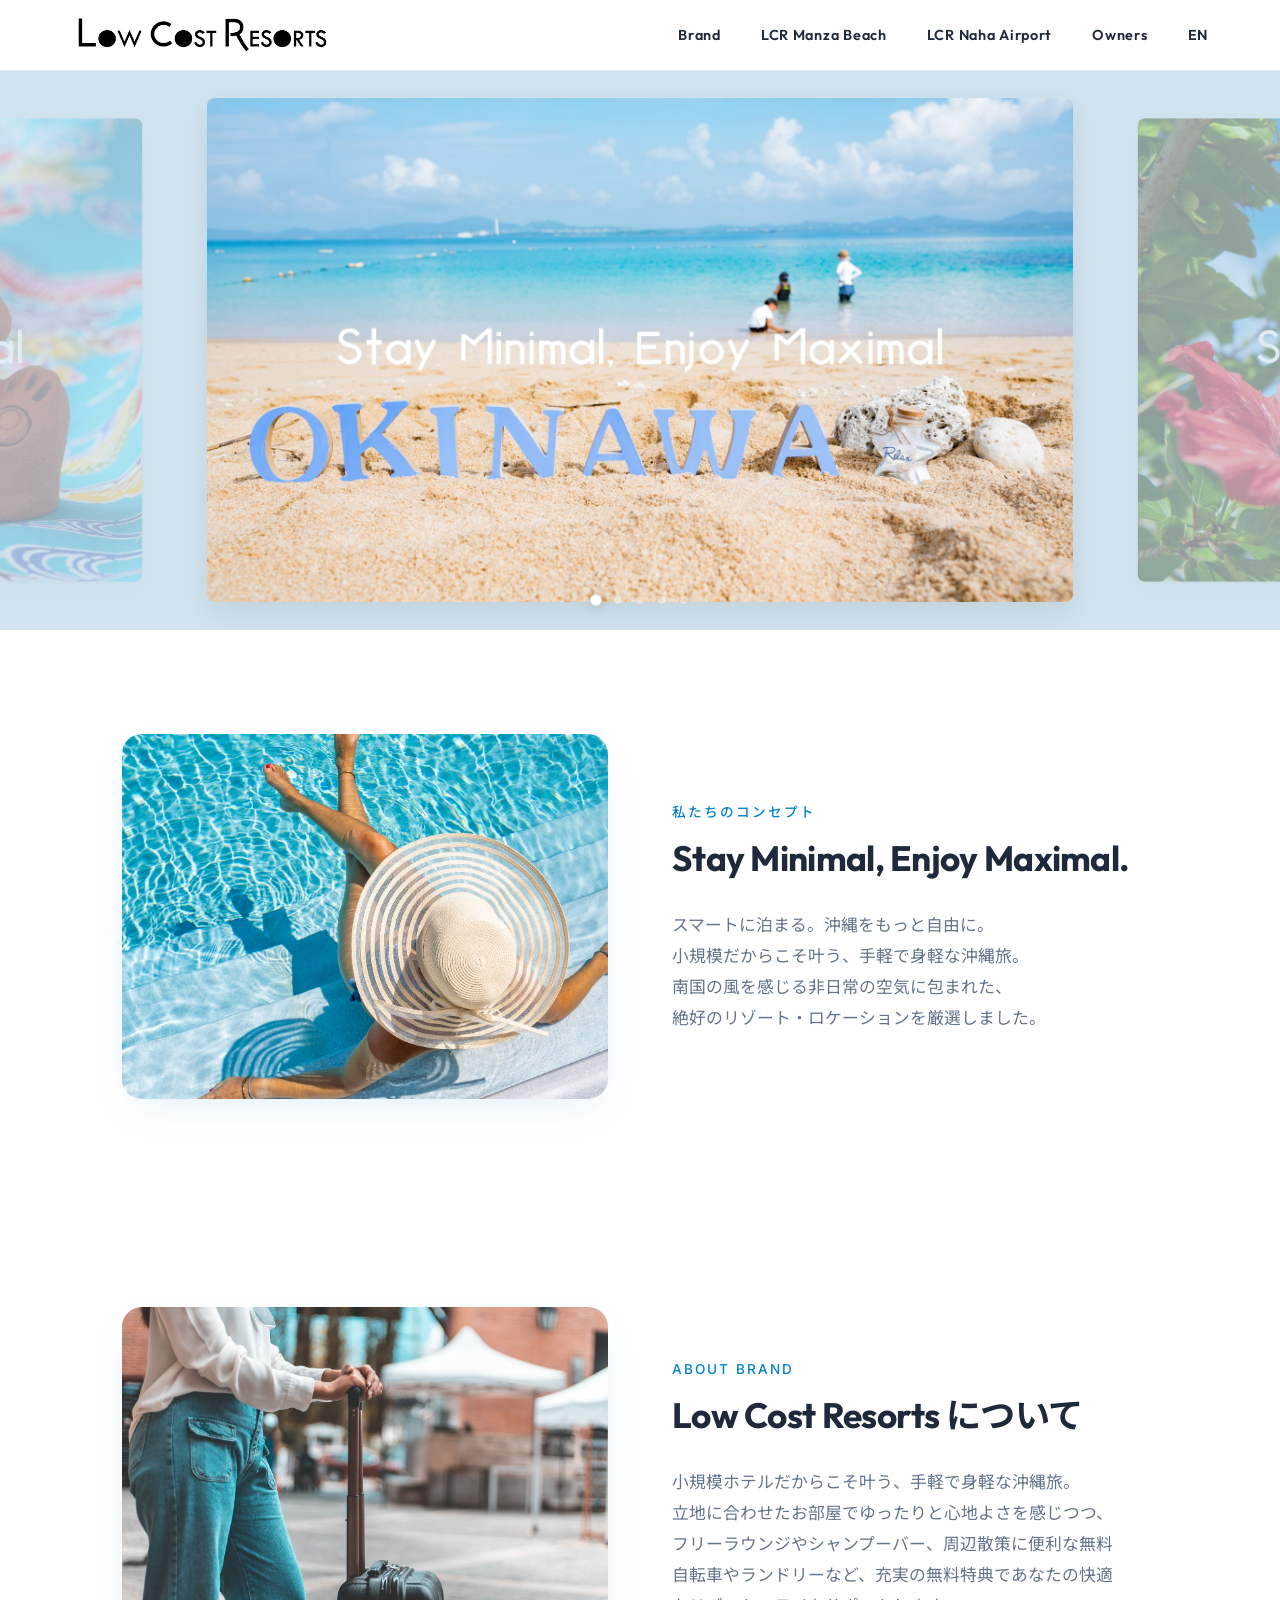
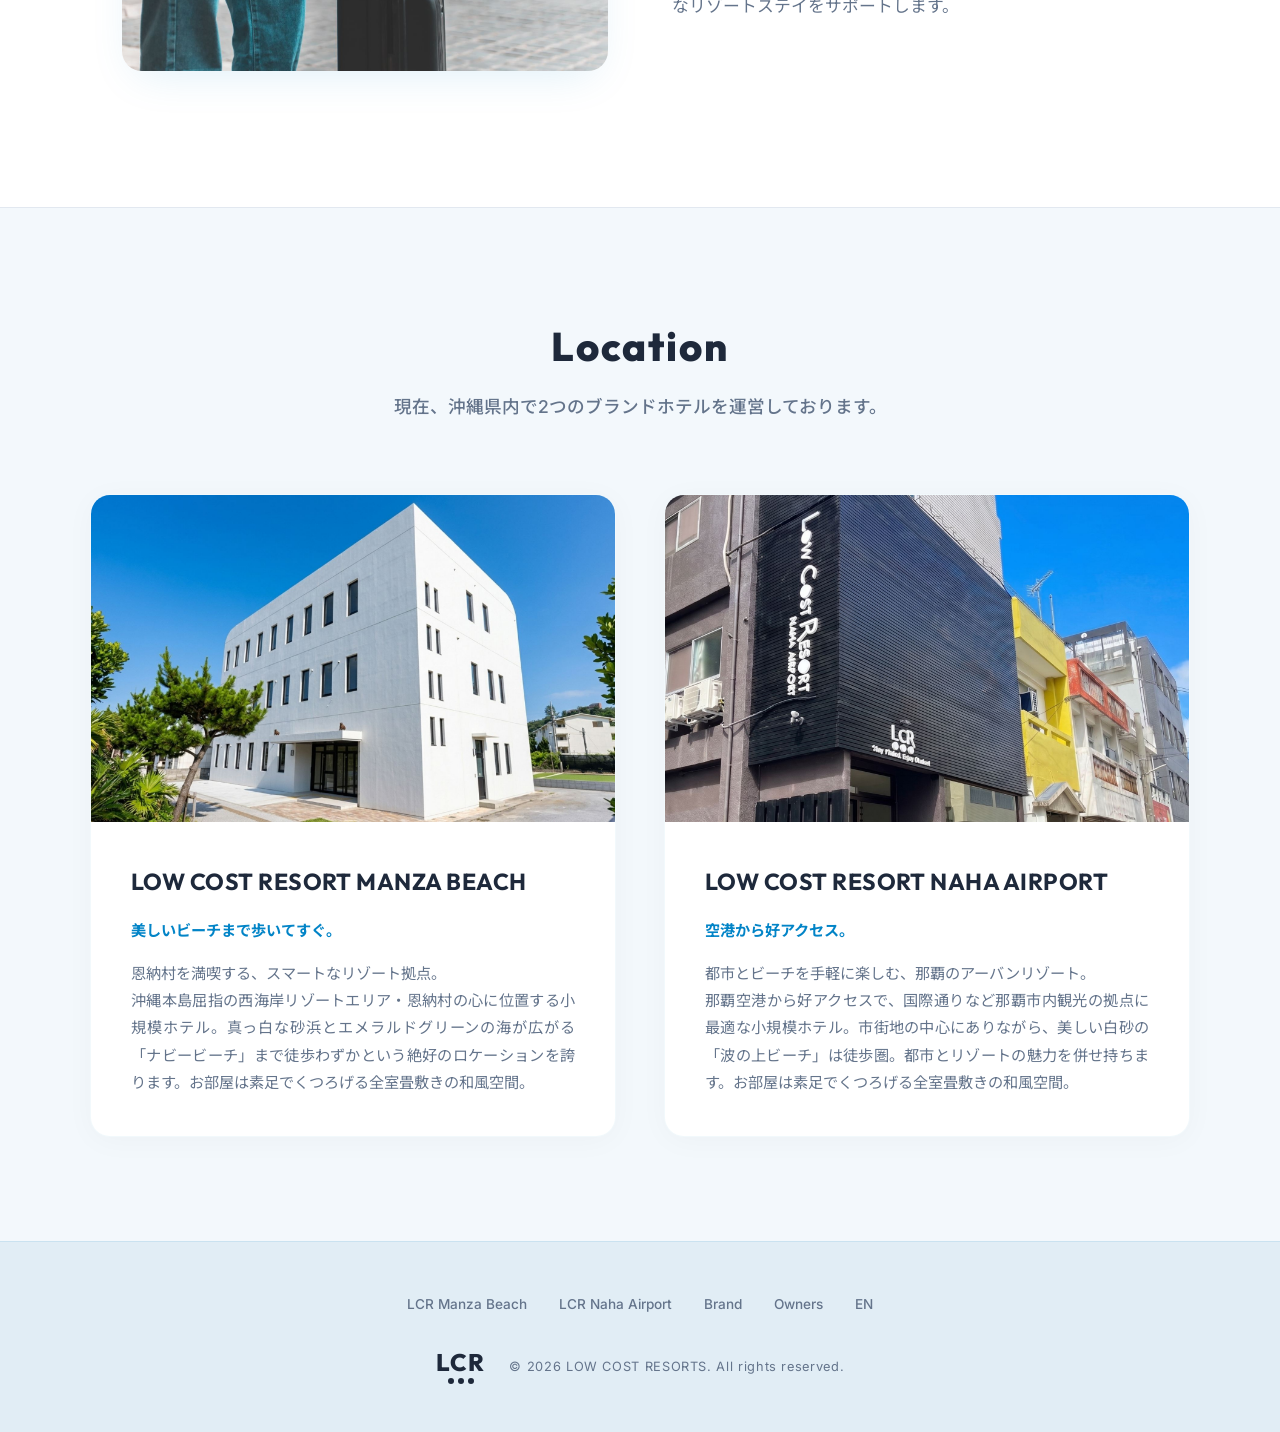
<file: index.html>
﻿<!DOCTYPE html>
<html lang="ja">
<head>
    <meta charset="UTF-8">
    <meta name="viewport" content="width=device-width, initial-scale=1.0">
    <title>LOW COST RESORTS | Stay Minimal, Enjoy Maximal. | 沖縄</title>
    <meta name="description" content="小規模だからこそ叶う、手軽で身軽な沖縄旅。LOW COST RESORTSは、恩納村のMANZA BEACH、那覇空港近くのNAHA AIRPORTの2つのエリアで、快適でスマートなご滞在をサポートします。">
    
    <!-- OGP Meta Tags -->
    <meta property="og:title" content="LOW COST RESORTS">
    <meta property="og:description" content="小規模だからこそ叶う、手軽で身軽な沖縄旅。快適でスマートな滞在をご提供。">
    <meta property="og:image" content="https://www.lowcostresort.jp/assets/images/booking-background.jpg">
    <meta property="og:url" content="https://www.lowcostresort.jp/index.html">
    <meta property="og:type" content="website">
    
    <!-- CSS Stylesheet -->
    <link rel="stylesheet" href="style.css">
    
    <!-- Favicon Links -->
    <link rel="icon" href="favicon.ico" type="image/x-icon">
    <link rel="icon" href="favicon.png" type="image/png">
    <link rel="apple-touch-icon" href="apple-touch-icon.png">
</head>
<body>

    <!-- Header / Sticky Navigation -->
    <header>
        <div class="nav-container">
            <a href="#" class="logo"><img src="assets/images/3.png" alt="Low Cost Resorts"></a>
            <button class="mobile-menu-btn" aria-label="メニューを開く">
                <span></span>
                <span></span>
                <span></span>
            </button>
            <nav>
                <ul class="nav-menu">
                    <li><a href="#hero" class="nav-link">Brand</a></li>
                    <li><a href="manza/index.html" class="nav-link">LCR Manza Beach</a></li>
                    <li><a href="naha/index.html" class="nav-link">LCR Naha Airport</a></li>
                    <li><a href="owners/index.html" class="nav-link">Owners</a></li>
                    <li><a href="en.html" class="nav-link lang-switch">EN</a></li>
                </ul>
            </nav>
        </div>
    </header>

    <main>
        <!-- Hero Slideshow Section -->
        <section class="hero-slider-section" id="hero">
            <div class="slider-wrapper">
                <div class="slide">
                    <img fetchpriority="high" decoding="async" src="assets/images/slide01.jpg" alt="Stay Minimal, Enjoy Maximal OKINAWA - 美しいビーチの風景">
                </div>
                <div class="slide">
                    <img loading="lazy" decoding="async" src="assets/images/slide02.jpg" alt="Stay Minimal, Enjoy Maximal - 赤いハイビスカス">
                </div>
                <div class="slide">
                    <img loading="lazy" decoding="async" src="assets/images/slide03.jpg" alt="Stay Minimal, Enjoy Maximal - シーサー">
                </div>
                <div class="slide">
                    <img loading="lazy" decoding="async" src="assets/images/slide04.jpg" alt="Stay Minimal, Enjoy Maximal - 美浜アメリカンビレッジ">
                </div>
                <div class="slide">
                    <img loading="lazy" decoding="async" src="assets/images/slide05.jpg" alt="Stay Minimal, Enjoy Maximal - ゆいレール">
                </div>
            </div>
            
            <!-- Slideshow Arrows -->
            <button class="slider-arrow prev" aria-label="前のスライドへ">&lsaquo;</button>
            <button class="slider-arrow next" aria-label="次のスライドへ">&rsaquo;</button>
            
            <!-- Slideshow Dots -->
            <div class="slider-dots"></div>
        </section>

        <!-- Concept & About Sections -->
        <div class="concept-about-container" id="brand">
            <!-- Concept Section -->
            <section class="section container fade-in-up" id="concept">
                <div class="row-item">
                    <div class="row-image-container">
                        <img loading="lazy" decoding="async" src="assets/images/8.jpg" alt="プールサイドでくつろぐ様子">
                    </div>
                    <div class="row-content-container">
                        <span class="row-subtitle">私たちのコンセプト</span>
                        <h2 class="row-title">Stay Minimal, Enjoy Maximal.</h2>
                        <p class="row-desc">
                            スマートに泊まる。沖縄をもっと自由に。<br>
                            小規模だからこそ叶う、手軽で身軽な沖縄旅。<br>
                            南国の風を感じる非日常の空気に包まれた、<br>
                            絶好のリゾート・ロケーションを厳選しました。
                        </p>
                    </div>
                </div>
            </section>

            <!-- About Section -->
            <section class="section container fade-in-up" id="about">
                <div class="row-item">
                    <div class="row-image-container">
                        <img loading="lazy" decoding="async" src="assets/images/9.jpg" alt="スーツケースを持って旅行する様子">
                    </div>
                    <div class="row-content-container">
                        <span class="row-subtitle">ABOUT BRAND</span>
                        <h2 class="row-title">Low Cost Resorts について</h2>
                        <p class="row-desc">
                            小規模ホテルだからこそ叶う、手軽で身軽な沖縄旅。<br>
                            立地に合わせたお部屋でゆったりと心地よさを感じつつ、<br>
                            フリーラウンジやシャンプーバー、周辺散策に便利な無料<br>
                            自転車やランドリーなど、充実の無料特典であなたの快適<br>
                            なリゾートステイをサポートします。
                        </p>
                    </div>
                </div>
            </section>
        </div>

        <!-- Locations Section -->
        <section class="section location-section" id="locations">
            <div class="container">
                <div class="location-header fade-in-up">
                    <h2 class="location-section-title">Location</h2>
                    <p class="location-section-subtitle">現在、沖縄県内で2つのブランドホテルを運営しております。</p>
                </div>
                
                <div class="location-grid">
                    <!-- Manza Beach Card -->
                    <article class="location-card fade-in-up" id="manza-beach">
                        <div class="card-image-wrap">
                            <a href="manza/index.html"><img loading="lazy" decoding="async" src="assets/images/10.jpg" alt="LOW COST RESORT MANZA BEACH の外観"></a>
                        </div>
                        <div class="card-body">
                            <h3 class="card-title"><a href="manza/index.html">LOW COST RESORT MANZA BEACH</a></h3>
                            <p class="card-subtitle">美しいビーチまで歩いてすぐ。</p>
                            <p class="card-desc">
                                恩納村を満喫する、スマートなリゾート拠点。<br>
                                沖縄本島屈指の西海岸リゾートエリア・恩納村の心に位置する小規模ホテル。真っ白な砂浜とエメラルドグリーンの海が広がる「ナビービーチ」まで徒歩わずかという絶好のロケーションを誇ります。お部屋は素足でくつろげる全室畳敷きの和風空間。
                            </p>
                        </div>
                    </article>
                    
                    <!-- Naha Airport Card -->
                    <article class="location-card fade-in-up" id="naha-airport">
                        <div class="card-image-wrap">
                            <a href="naha/index.html"><img loading="lazy" decoding="async" src="assets/images/11.jpg" alt="LOW COST RESORT NAHA AIRPORT の外観"></a>
                        </div>
                        <div class="card-body">
                            <h3 class="card-title"><a href="naha/index.html">LOW COST RESORT NAHA AIRPORT</a></h3>
                            <p class="card-subtitle">空港から好アクセス。</p>
                            <p class="card-desc">
                                都市とビーチを手軽に楽しむ、那覇のアーバンリゾート。<br>
                                那覇空港から好アクセスで、国際通りなど那覇市内観光の拠点に最適な小規模ホテル。市街地の中心にありながら、美しい白砂の「波の上ビーチ」は徒歩圏。都市とリゾートの魅力を併せ持ちます。お部屋は素足でくつろげる全室畳敷きの和風空間。
                            </p>
                        </div>
                    </article>
                </div>
            </div>
        </section>
    </main>

    <!-- Footer -->
    <footer>
        <ul class="footer-nav">
            <li><a href="manza/index.html">LCR Manza Beach</a></li>
            <li><a href="naha/index.html">LCR Naha Airport</a></li>
            <li><a href="#hero">Brand</a></li>
            <li><a href="owners/index.html">Owners</a></li>
            <li><a href="en.html" class="lang-switch">EN</a></li>
        </ul>
        <div class="footer-bottom-wrap">
            <div class="footer-logo">
                <div class="lcr-text">LCR</div>
                <div class="lcr-dots">
                    <span></span>
                    <span></span>
                    <span></span>
                </div>
            </div>
            <p class="copyright">&copy; 2026 LOW COST RESORTS. All rights reserved.</p>
        </div>
    </footer>

    <!-- JavaScript logic -->
    <script src="script.js"></script>
</body>
</html>
</file>
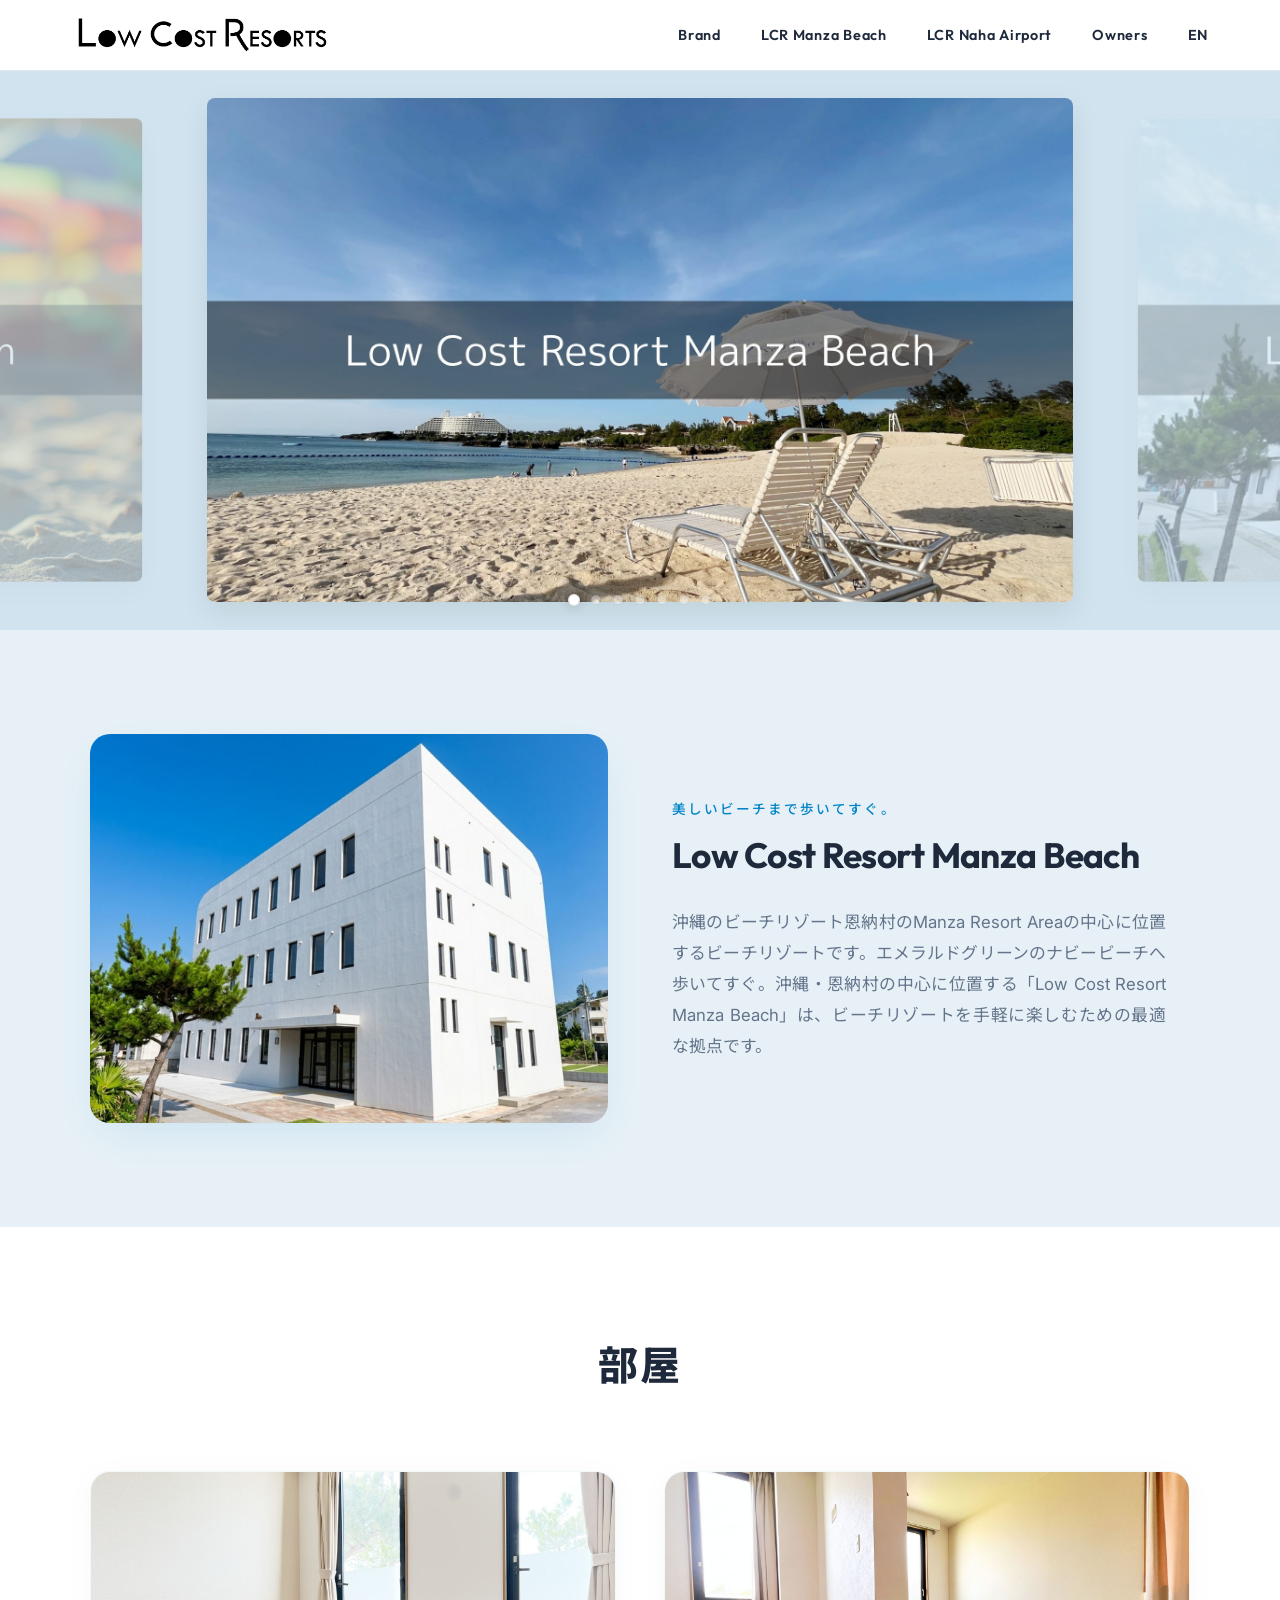
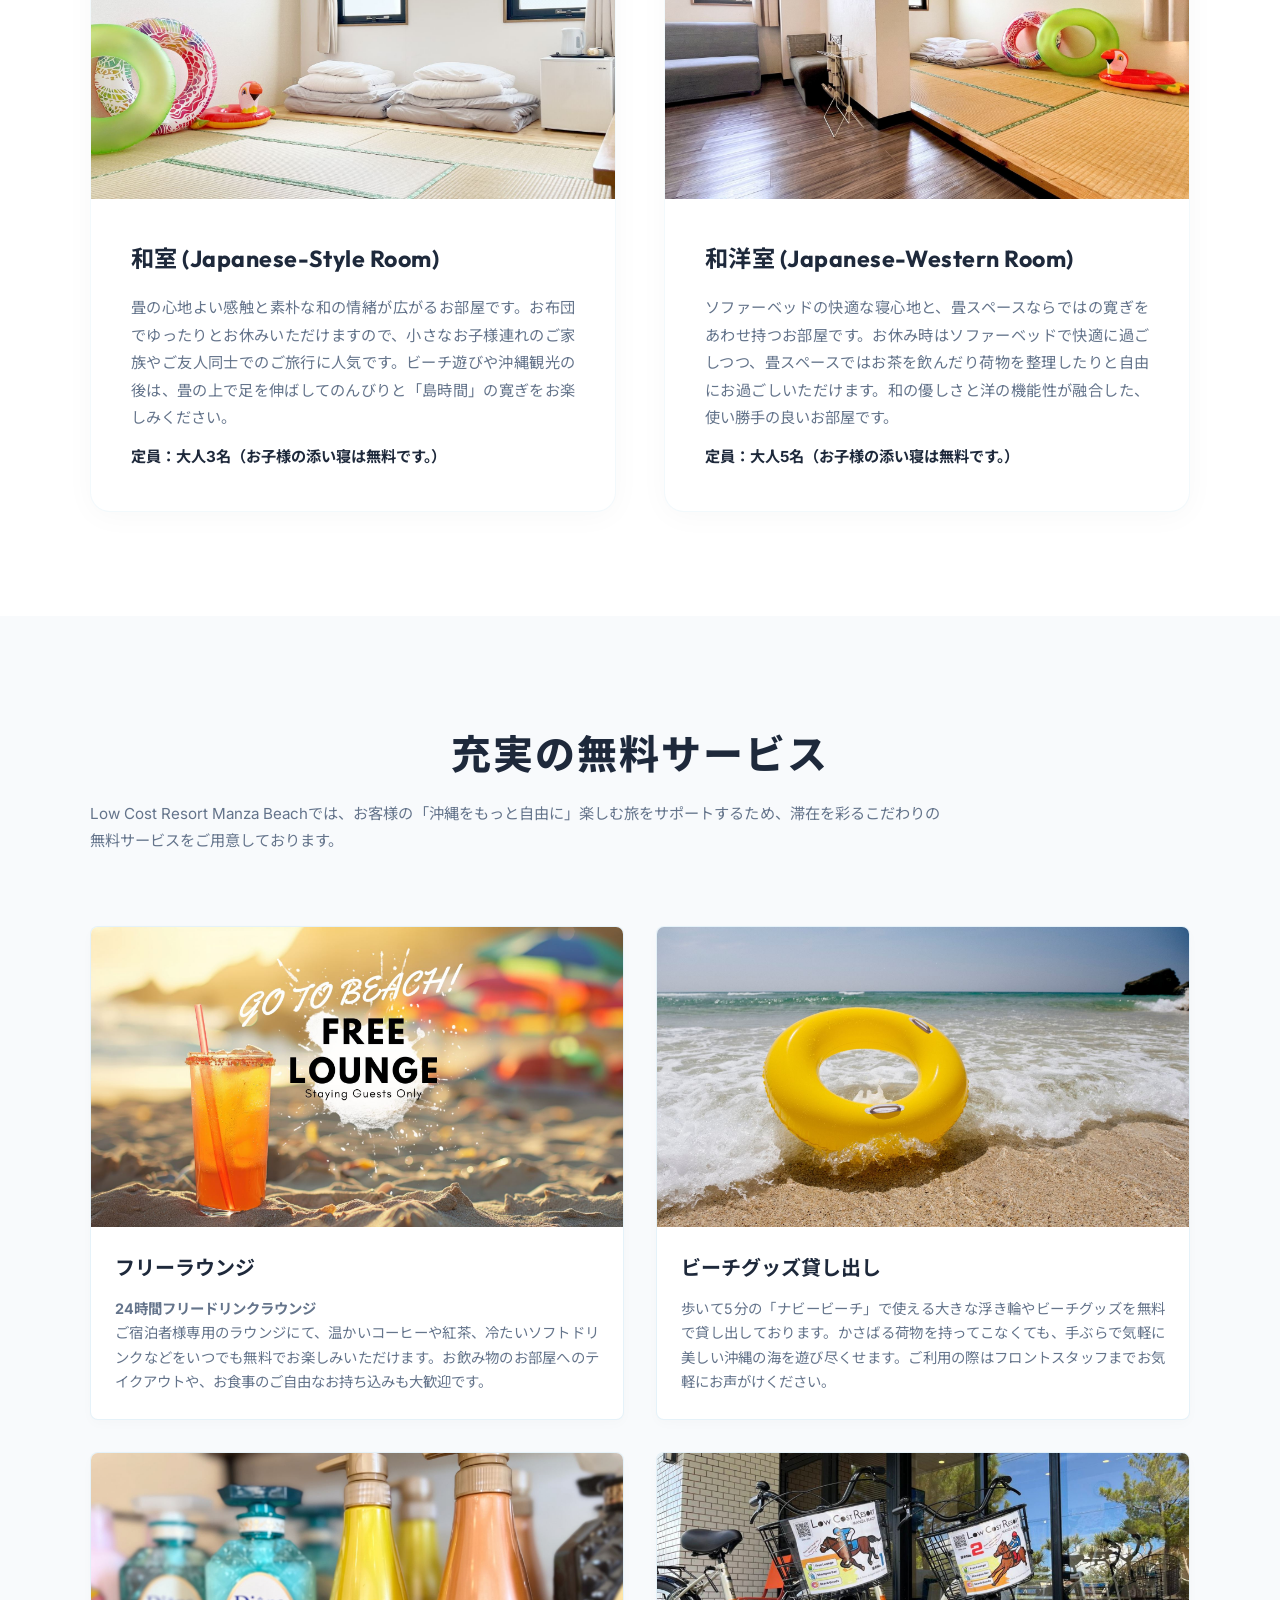
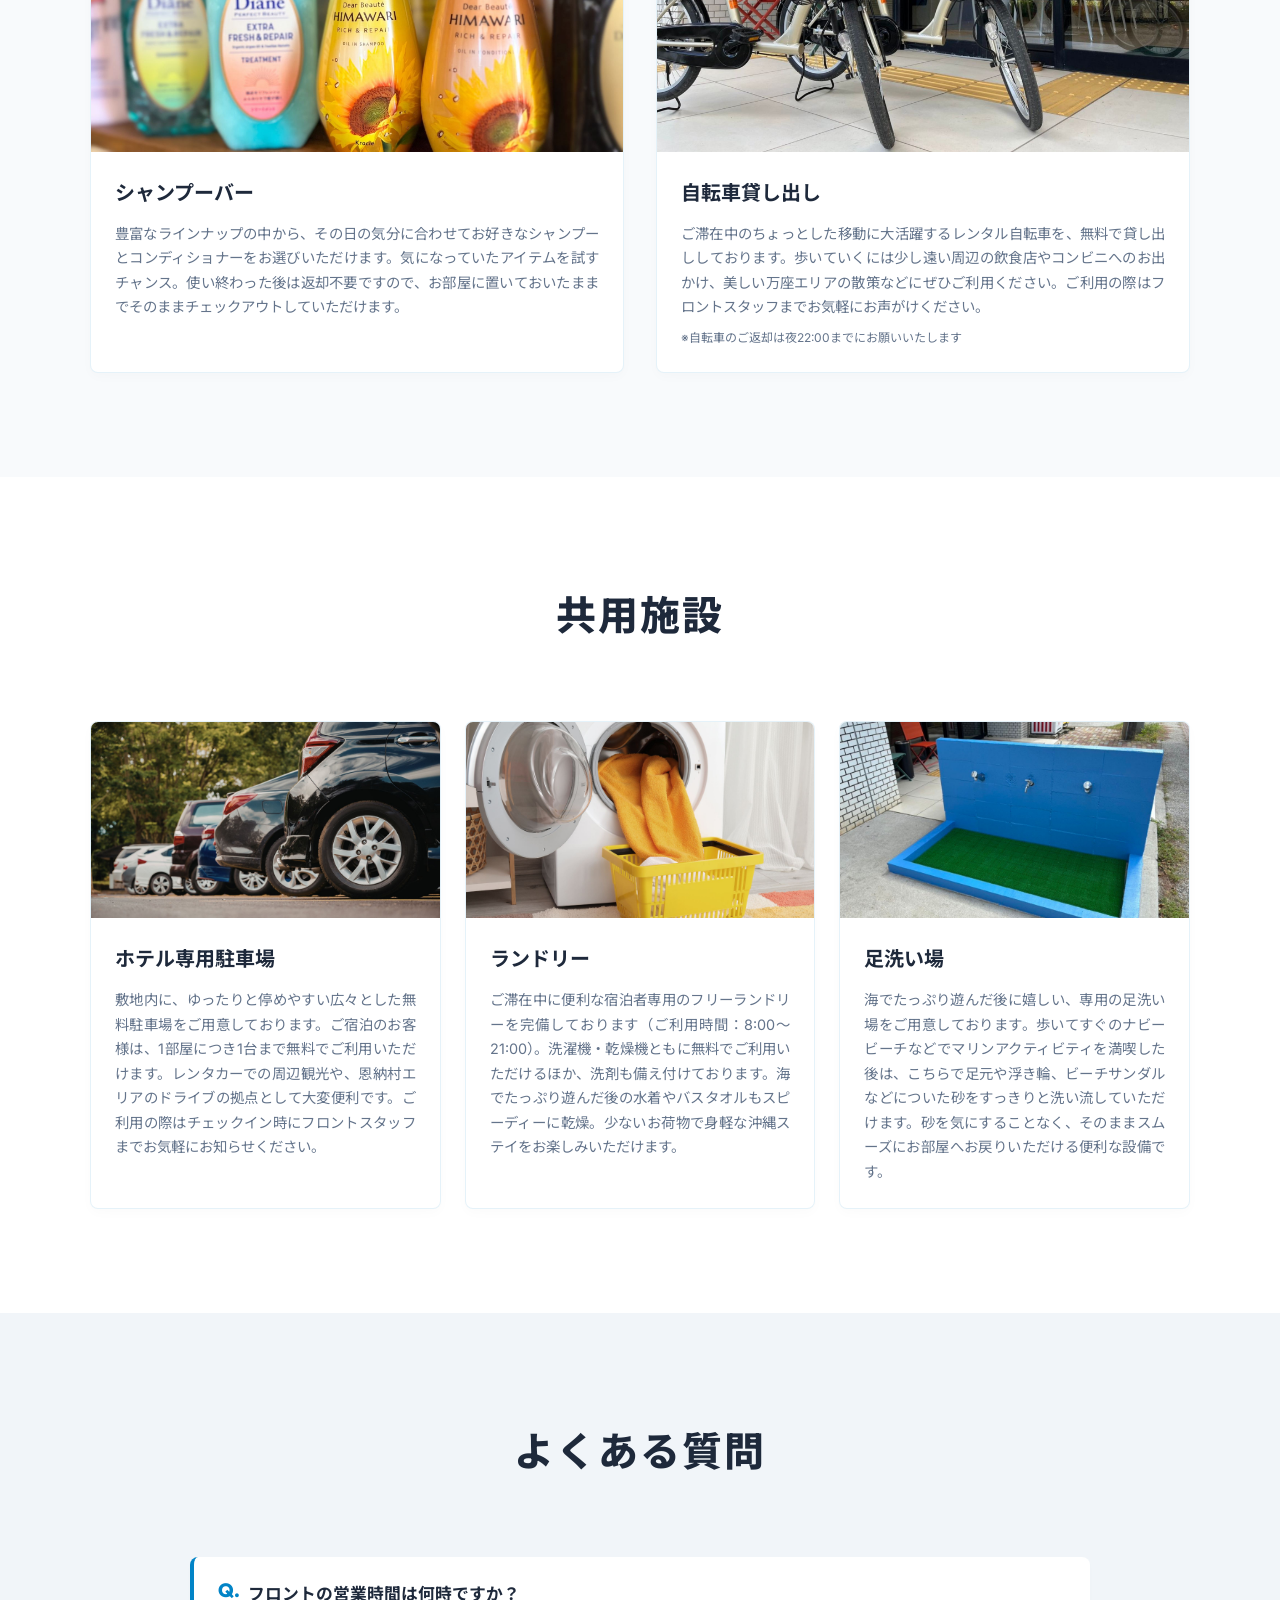
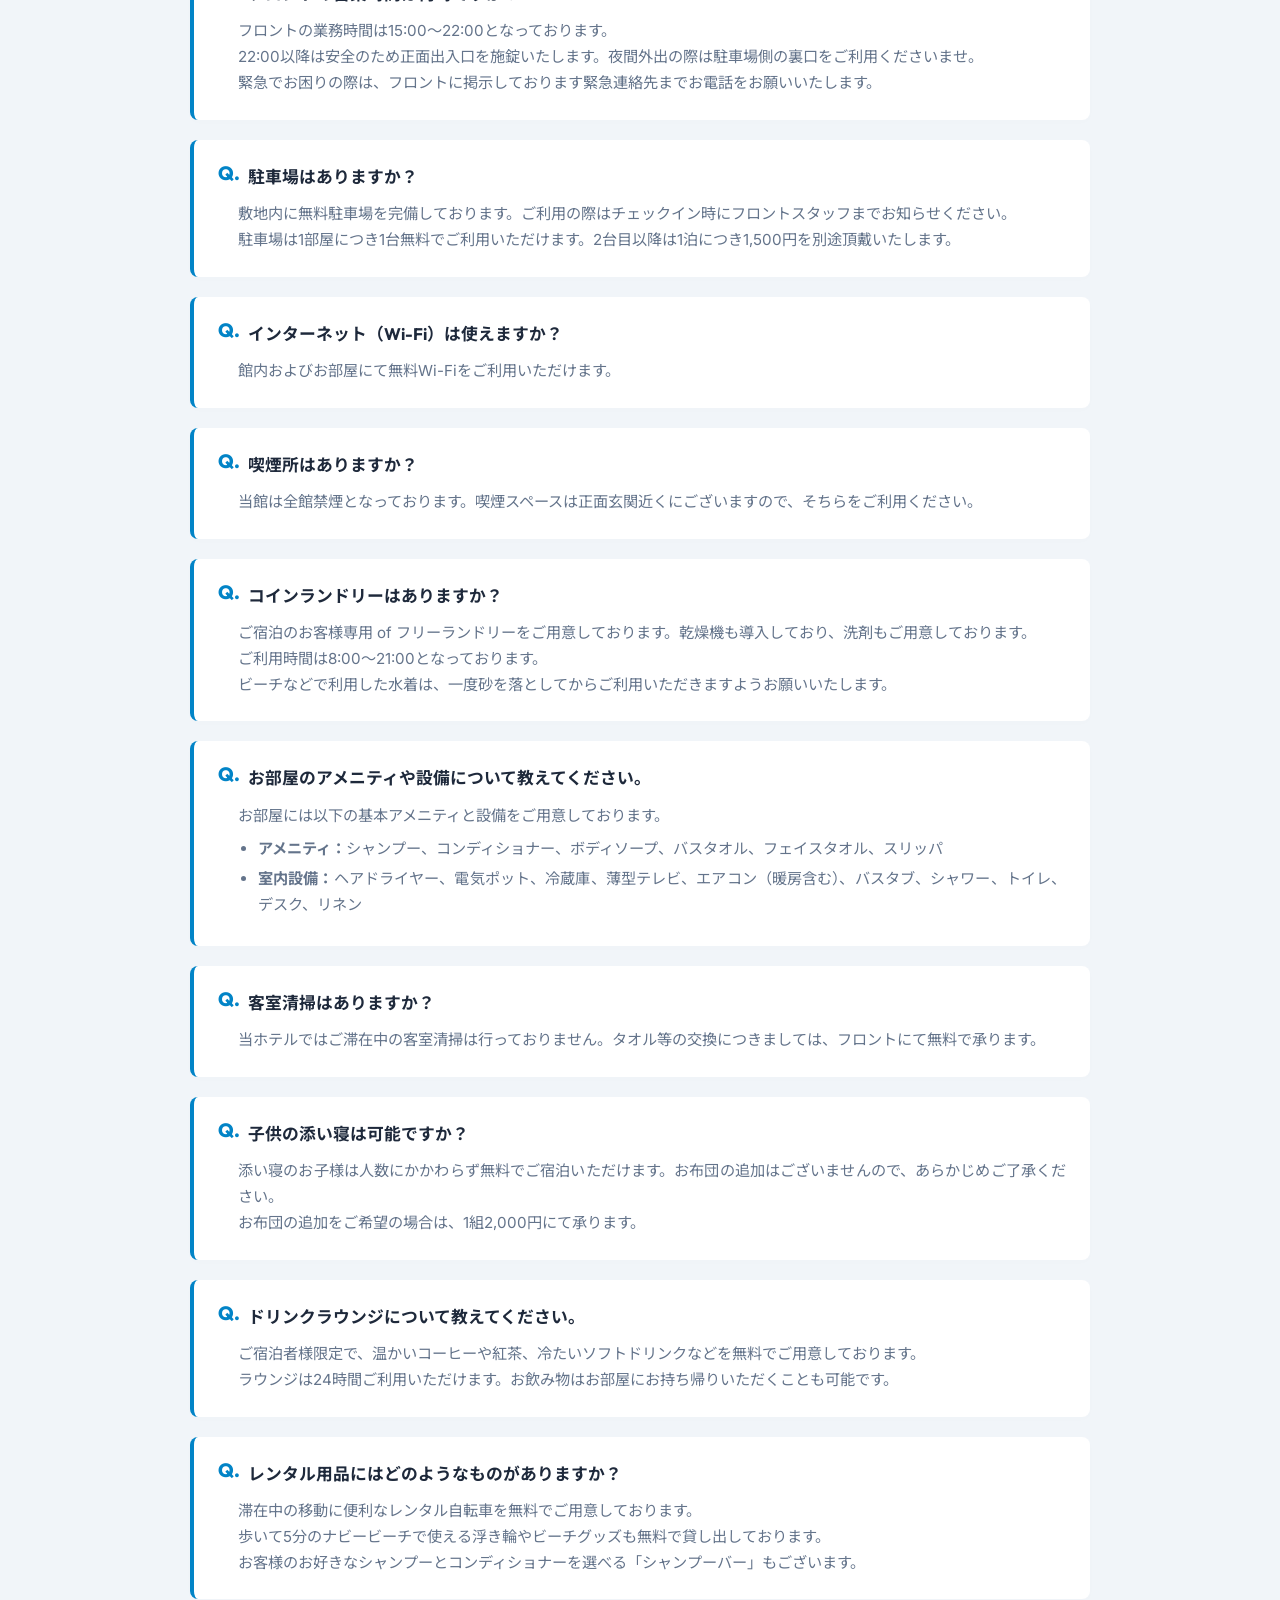
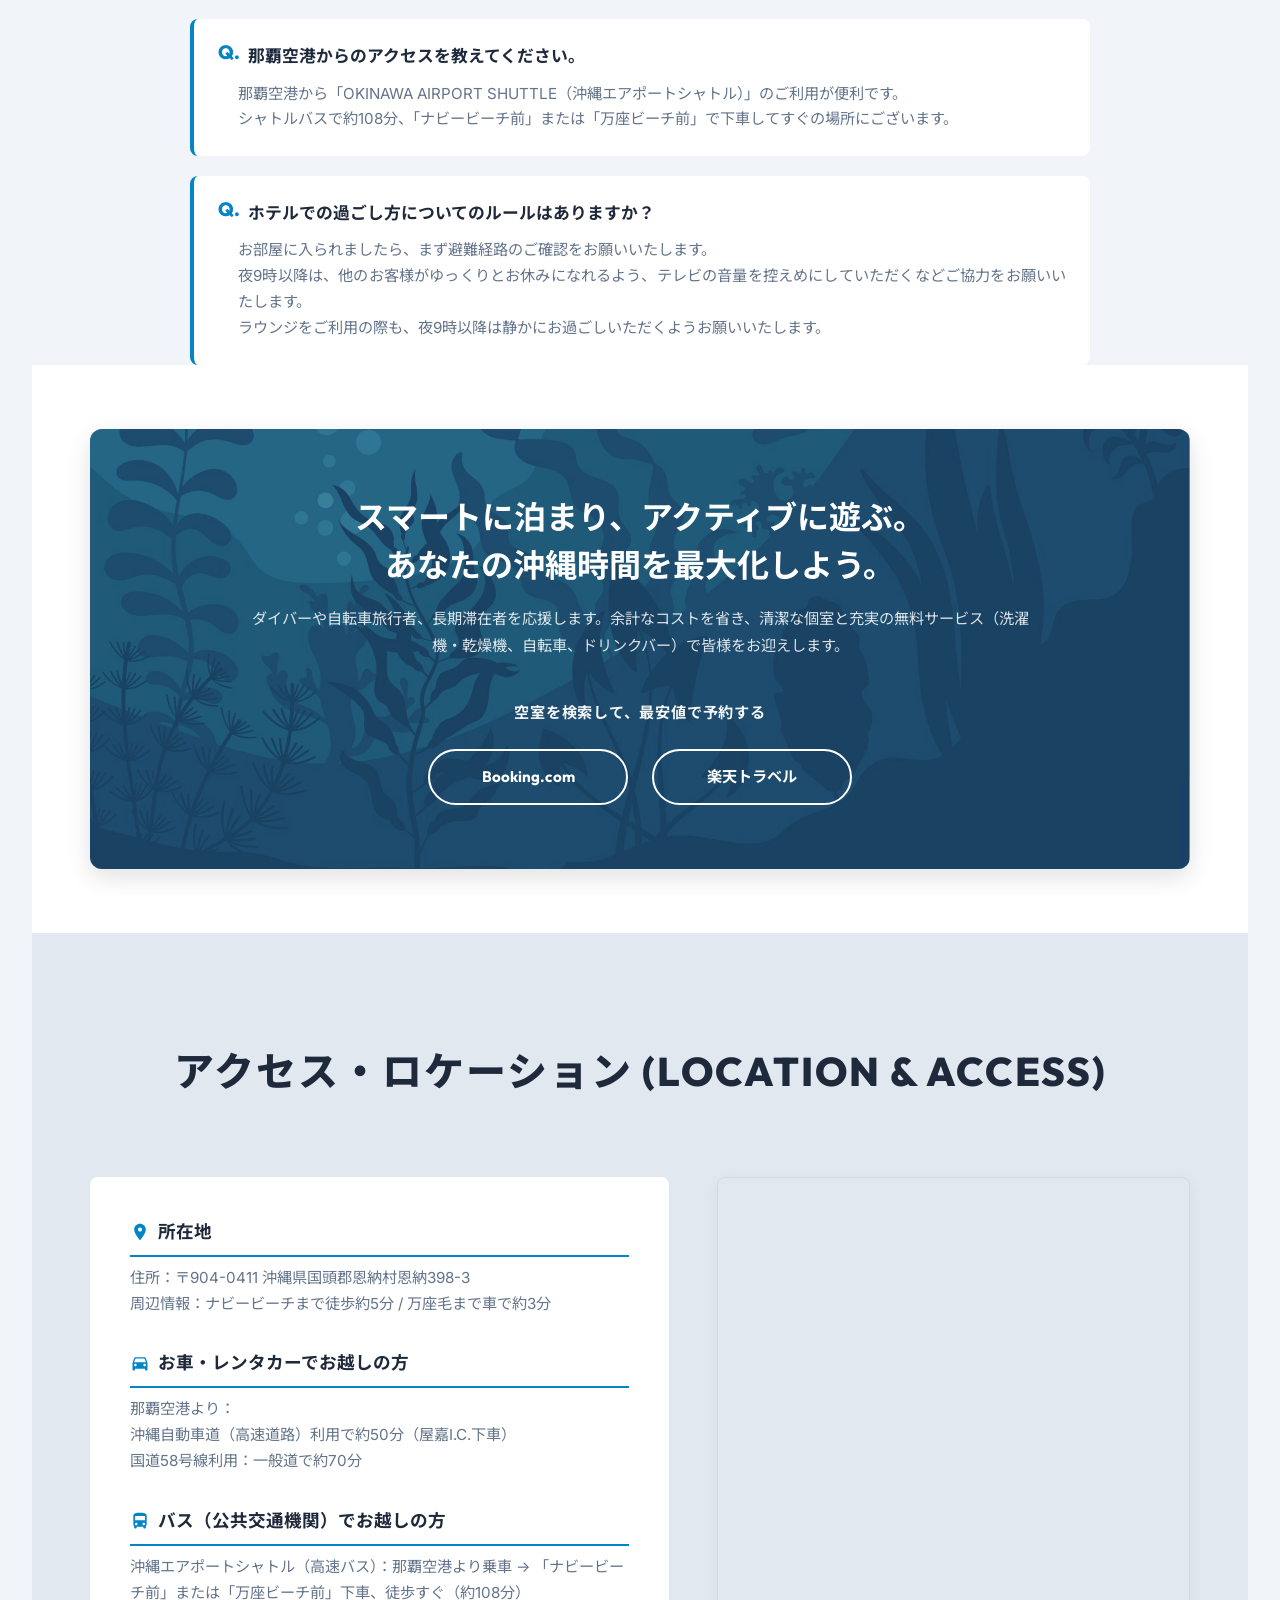
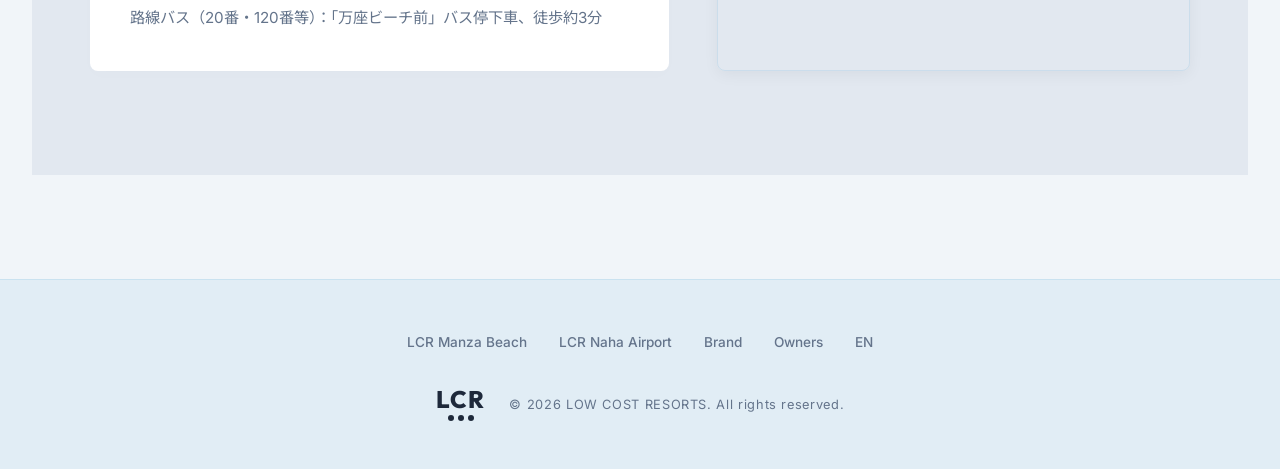
<file: manza/index.html>
﻿<!DOCTYPE html>
<html lang="ja">
<head>
    <meta charset="UTF-8">
    <meta name="viewport" content="width=device-width, initial-scale=1.0">
    <title>LOW COST RESORT MANZA BEACH | 恩納村・ナビービーチ徒歩5分の和風ホテル</title>
    <meta name="description" content="沖縄・恩納村のエメラルドグリーンのナビービーチまで徒歩5分！「Low Cost Resort Manza Beach」は、全室畳敷きの和風空間と、無料駐車場・フリーラウンジ・シャンプーバー・無料ランドリーなど充実の無料特典が魅力のリゾートホテルです。">
    
    <!-- OGP Meta Tags -->
    <meta property="og:title" content="LOW COST RESORT MANZA BEACH | 恩納村の和風リゾート">
    <meta property="og:description" content="ナビービーチまで徒歩5分！無料駐車場、フリーラウンジ、ランドリーなど充実の無料特典が魅力のホテルです。">
    <meta property="og:image" content="https://www.lowcostresort.jp/manza/images/slide01.jpg">
    <meta property="og:url" content="https://www.lowcostresort.jp/manza/">
    <meta property="og:type" content="website">
    <meta property="og:site_name" content="LOW COST RESORTS">
    
    <!-- CSS Stylesheet -->
    <link rel="stylesheet" href="../style.css">
    
    <!-- Favicon Links -->
    <link rel="icon" href="../favicon.ico" type="image/x-icon">
    <link rel="icon" href="../favicon.png" type="image/png">
    <link rel="apple-touch-icon" href="../apple-touch-icon.png">
    <!-- Hotel JSON-LD Structured Data -->
    <script type="application/ld+json">
    {
      "@context": "https://schema.org",
      "@type": "Hotel",
      "name": "LOW COST RESORT MANZA BEACH",
      "description": "沖縄のビーチリゾート恩納村の中心に位置する小規模ホテル。エメラルドグリーンのナビービーチまで歩いてすぐ。全室畳敷きの和風空間と、フリーラウンジ、シャンプーバー、無料レンタル自転車、無料駐車場など充実の無料特典をご用意。",
      "address": {
        "@type": "PostalAddress",
        "streetAddress": "恩納398-3",
        "addressLocality": "国頭郡恩納村",
        "addressRegion": "沖縄県",
        "postalCode": "904-0411",
        "addressCountry": "JP"
      },
      "url": "https://www.lowcostresort.jp/manza/",
      "image": "https://www.lowcostresort.jp/assets/images/10.jpg",
      "checkinTime": "15:00:00",
      "checkoutTime": "10:00:00",
      "amenityFeature": [
        { "@type": "LocationFeatureSpecification", "name": "無料Wi-Fi (Free Wi-Fi)", "value": true },
        { "@type": "LocationFeatureSpecification", "name": "無料駐車場 (Free Parking)", "value": true },
        { "@type": "LocationFeatureSpecification", "name": "24時間フリーラウンジ (24h Free Lounge)", "value": true },
        { "@type": "LocationFeatureSpecification", "name": "シャンプーバー (Shampoo Bar)", "value": true },
        { "@type": "LocationFeatureSpecification", "name": "無料ランドリー・乾燥機 (Free Laundry & Dryer)", "value": true },
        { "@type": "LocationFeatureSpecification", "name": "無料レンタル自転車 (Free Bicycle Rental)", "value": true },
        { "@type": "LocationFeatureSpecification", "name": "無料ビーチグッズ貸出 (Free Beach Goods Rental)", "value": true }
      ]
    }
    </script>
    
    <!-- FAQ JSON-LD Structured Data -->
    <script type="application/ld+json">
    {
      "@context": "https://schema.org",
      "@type": "FAQPage",
      "mainEntity": [
        {
          "@type": "Question",
          "name": "フロントの営業時間は何時ですか？",
          "acceptedAnswer": {
            "@type": "Answer",
            "text": "フロントの業務時間は15:00～22:00となっております。22:00以降は安全のため正面出入口を施錠いたします。夜間外出の際は駐車場側の裏口をご利用くださいませ。"
          }
        },
        {
          "@type": "Question",
          "name": "駐車場はありますか？",
          "acceptedAnswer": {
            "@type": "Answer",
            "text": "敷地内に無料駐車場を完備しております。1部屋につき1台無料でご利用いただけます。ご利用の際はチェックイン時にフロントスタッフまでお知らせください。"
          }
        },
        {
          "@type": "Question",
          "name": "コインランドリーはありますか？",
          "acceptedAnswer": {
            "@type": "Answer",
            "text": "ご宿泊のお客様専用のフリーランドリーをご用意しております。洗濯機・乾燥機ともに無料で、洗剤も備え付けております。ご利用時間は8:00～21:00となっております。"
          }
        },
        {
          "@type": "Question",
          "name": "子供の添い寝は可能ですか？",
          "acceptedAnswer": {
            "@type": "Answer",
            "text": "添い寝のお子様は人数にかかわらず無料でご宿泊いただけます。お布団の追加はございません。お布団の追加をご希望の場合は、1組2,000円にて承ります。"
          }
        }
      ]
    }
    </script>
    
    <!-- Custom Styles for Manza Beach Page -->
    <style>
        /* Section styling */
        .manza-intro-section {
            background-color: #E6F0F6; /* Soft sky blue */
        }
        
        .services-section {
            background-color: #F8FAFC; /* Warm light gray */
        }
        
        /* Grids for services and facilities */
        .section-subtitle-text {
            font-size: 0.95rem;
            color: var(--text-muted);
            line-height: 1.8;
            margin-bottom: 2.5rem;
            max-width: 850px;
            text-align: justify;
        }
        
        .services-grid {
            display: grid;
            grid-template-columns: repeat(2, 1fr);
            gap: 2rem;
        }
        
        .facilities-grid {
            display: grid;
            grid-template-columns: repeat(3, 1fr);
            gap: 1.5rem;
        }
        
        /* Service & Facility cards styling */
        .premium-card {
            background: #ffffff;
            border: 1px solid rgba(2, 132, 199, 0.1);
            border-radius: 8px;
            overflow: hidden;
            box-shadow: 0 4px 12px rgba(0, 0, 0, 0.02);
            transition: var(--transition);
            display: flex;
            flex-direction: column;
        }
        
        .premium-card:hover {
            transform: translateY(-4px);
            box-shadow: 0 12px 24px rgba(2, 132, 199, 0.06);
        }
        
        .premium-card-image {
            width: 100%;
            aspect-ratio: 16 / 9;
            overflow: hidden;
            position: relative;
        }
        
        .premium-card-image img {
            width: 100%;
            height: 100%;
            object-fit: cover;
            transition: var(--transition);
        }
        
        .premium-card:hover .premium-card-image img {
            transform: scale(1.03);
        }
        
        .premium-card-body {
            padding: 1.5rem;
            flex-grow: 1;
            display: flex;
            flex-direction: column;
            gap: 0.75rem;
        }
        
        .premium-card-title {
            font-family: var(--font-heading);
            font-size: 1.25rem;
            font-weight: 700;
            color: var(--text-main);
        }
        
        .premium-card-desc {
            font-size: 0.9rem;
            color: var(--text-muted);
            line-height: 1.7;
            text-align: justify;
        }
        
        /* FAQ styling */
        .faq-section {
            background-color: #F1F5F9; /* Slate gray-blue background */
        }
        
        .faq-list {
            max-width: 900px;
            margin: 0 auto;
            display: flex;
            flex-direction: column;
            gap: 1.25rem;
        }
        
        .faq-item {
            background: #ffffff;
            border-radius: 8px;
            box-shadow: 0 2px 8px rgba(0, 0, 0, 0.01);
            padding: 1.5rem;
            border-left: 4px solid var(--primary);
        }
        
        .faq-q {
            font-family: var(--font-heading);
            font-size: 1.05rem;
            font-weight: 700;
            color: var(--text-main);
            margin-bottom: 0.75rem;
            display: flex;
            align-items: flex-start;
            gap: 0.5rem;
            line-height: 1.5;
        }
        
        .faq-q span.q-prefix {
            color: var(--primary);
            font-size: 1.2rem;
            font-weight: 800;
            line-height: 1;
        }
        
        .faq-a {
            font-size: 0.95rem;
            color: var(--text-muted);
            line-height: 1.7;
            padding-left: 1.25rem;
            text-align: justify;
        }
        
        .faq-a ul {
            margin-top: 0.5rem;
            padding-left: 1.25rem;
            list-style-type: disc;
        }
        
        .faq-a li {
            margin-bottom: 0.25rem;
        }
        
        /* Access section styling */
        .access-section {
            background-color: #E2E8F0; /* Beachy blue-gray */
        }
        
        .access-grid {
            display: grid;
            grid-template-columns: 1.1fr 0.9fr;
            gap: 3rem;
            align-items: stretch;
        }
        
        .access-info-column {
            display: flex;
            flex-direction: column;
            gap: 2rem;
            background: #ffffff;
            padding: 2.5rem;
            border-radius: 8px;
            box-shadow: 0 4px 15px rgba(0, 0, 0, 0.01);
        }
        
        .info-group {
            display: flex;
            flex-direction: column;
            gap: 0.5rem;
        }
        
        .info-group-title {
            font-family: var(--font-heading);
            font-size: 1.1rem;
            font-weight: 700;
            color: var(--text-main);
            display: flex;
            align-items: center;
            gap: 0.5rem;
            border-bottom: 2px solid var(--primary);
            padding-bottom: 0.5rem;
        }
        
        .info-group-title svg {
            width: 20px;
            height: 20px;
            fill: var(--primary);
        }
        
        .info-group-content {
            font-size: 0.95rem;
            color: var(--text-muted);
            line-height: 1.7;
        }
        
        .access-map-column {
            width: 100%;
            min-height: 400px;
            border-radius: 8px;
            overflow: hidden;
            box-shadow: 0 4px 15px rgba(0, 0, 0, 0.05);
            border: 1px solid rgba(2, 132, 199, 0.1);
        }
        
        .access-map-column iframe {
            width: 100%;
            height: 100%;
            border: none;
        }
        
        /* Responsive adjustments */
        @media (max-width: 992px) {
            .services-grid {
                grid-template-columns: 1fr;
            }
            .facilities-grid {
                grid-template-columns: repeat(2, 1fr);
            }
            .access-grid {
                grid-template-columns: 1fr;
                gap: 2rem;
            }
        }
        
        @media (max-width: 768px) {
            .facilities-grid {
                grid-template-columns: 1fr;
            }
            .access-info-column {
                padding: 1.5rem;
            }
        }
    </style>
</head>
<body>

    <!-- Header / Sticky Navigation -->
    <header>
        <div class="nav-container">
            <a href="../index.html" class="logo"><img src="../assets/images/3.png" alt="Low Cost Resorts"></a>
            <button class="mobile-menu-btn" aria-label="メニューを開く">
                <span></span>
                <span></span>
                <span></span>
            </button>
            <nav>
                <ul class="nav-menu">
                    <li><a href="../index.html" class="nav-link">Brand</a></li>
                    <li><a href="#hero" class="nav-link">LCR Manza Beach</a></li>
                    <li><a href="../naha/index.html" class="nav-link">LCR Naha Airport</a></li>
                    <li><a href="../owners/index.html" class="nav-link">Owners</a></li>
                    <li><a href="en.html" class="nav-link lang-switch">EN</a></li>
                </ul>
            </nav>
        </div>
    </header>

    <main>
        <!-- Hero Slideshow Section (Uses local Manza slide images) -->
        <section class="hero-slider-section" id="hero">
            <div class="slider-wrapper">
                <div class="slide">
                    <img src="images/Manza-slide01.jpg" alt="Low Cost Resort Manza Beach - 美しいナビービーチと白いパラソル" fetchpriority="high" decoding="async">
                </div>
                <div class="slide">
                    <img src="images/Manza-slide02.jpg" alt="Low Cost Resort Manza Beach - ホテル外観" loading="lazy" decoding="async">
                </div>
                <div class="slide">
                    <img src="images/Manza-slide03.jpg" alt="Low Cost Resort Manza Beach - ビーチの木製ブランコ" loading="lazy" decoding="async">
                </div>
                <div class="slide">
                    <img src="images/Manza-slide04.jpg" alt="Low Cost Resort Manza Beach - 和室とお布団・浮き輪" loading="lazy" decoding="async">
                </div>
                <div class="slide">
                    <img src="images/Manza-slide05.jpg" alt="Low Cost Resort Manza Beach - ビーチサイドのトロピカルカクテル" loading="lazy" decoding="async">
                </div>
                <div class="slide">
                    <img src="images/Manza-slide06.jpg" alt="Low Cost Resort Manza Beach - 明るく開放的な畳のお部屋" loading="lazy" decoding="async">
                </div>
                <div class="slide">
                    <img src="images/Manza-slide07.jpg" alt="Low Cost Resort Manza Beach - ソファ付きの広々とした和洋室" loading="lazy" decoding="async">
                </div>
            </div>
            
            <!-- Slideshow Arrows -->
            <button class="slider-arrow prev" aria-label="前のスライドへ">&lsaquo;</button>
            <button class="slider-arrow next" aria-label="次のスライドへ">&rsaquo;</button>
            
            <!-- Slideshow Dots -->
            <div class="slider-dots"></div>
        </section>

        <!-- Intro Section (Left: Exterior photo / Right: Description) -->
        <section class="section manza-intro-section" id="intro">
            <div class="container fade-in-up">
                <div class="row-item">
                    <div class="row-image-container">
                        <img loading="lazy" decoding="async" src="../assets/images/10.jpg" alt="LOW COST RESORT MANZA BEACH の外観">
                    </div>
                    <div class="row-content-container">
                        <span class="row-subtitle">美しいビーチまで歩いてすぐ。</span>
                        <h2 class="row-title">Low Cost Resort Manza Beach</h2>
                        <p class="row-desc">
                            沖縄のビーチリゾート恩納村のManza Resort Areaの中心に位置するビーチリゾートです。エメラルドグリーンのナビービーチへ歩いてすぐ。沖縄・恩納村の中心に位置する「Low Cost Resort Manza Beach」は、ビーチリゾートを手軽に楽しむための最適な拠点です。
                        </p>
                    </div>
                </div>
            </div>
        </section>

        <!-- Rooms Section (和室 / 和洋室) -->
        <section class="section rooms-section" id="rooms">
            <div class="container">
                <div class="location-header fade-in-up">
                    <h2 class="location-section-title">部屋</h2>
                </div>
                
                <div class="location-grid">
                    <!-- Room 1 -->
                    <article class="location-card fade-in-up">
                        <div class="card-image-wrap">
                            <img loading="lazy" decoding="async" src="images/washitsu.jpg" alt="和室 (Japanese-Style Room) の室内">
                        </div>
                        <div class="card-body">
                            <h3 class="card-title">和室 (Japanese-Style Room)</h3>
                            <p class="card-desc">
                                畳の心地よい感触と素朴な和の情緒が広がるお部屋です。お布団でゆったりとお休みいただけますので、小さなお子様連れのご家族やご友人同士でのご旅行に人気です。ビーチ遊びや沖縄観光の後は、畳の上で足を伸ばしてのんびりと「島時間」の寛ぎをお楽しみください。<br>
                                <strong style="display: block; margin-top: 0.75rem; color: var(--text-main);">定員：大人3名（お子様の添い寝は無料です。）</strong>
                            </p>
                        </div>
                    </article>
                    
                    <!-- Room 2 -->
                    <article class="location-card fade-in-up">
                        <div class="card-image-wrap">
                            <img loading="lazy" decoding="async" src="images/wayo-shitsu.jpg" alt="和洋室 (Japanese-Western Room) の室内">
                        </div>
                        <div class="card-body">
                            <h3 class="card-title">和洋室 (Japanese-Western Room)</h3>
                            <p class="card-desc">
                                ソファーベッドの快適な寝心地と、畳スペースならではの寛ぎをあわせ持つお部屋です。お休み時はソファーベッドで快適に過ごしつつ、畳スペースではお茶を飲んだり荷物を整理したりと自由にお過ごしいただけます。和の優しさと洋の機能性が融合した、使い勝手の良いお部屋です。<br>
                                <strong style="display: block; margin-top: 0.75rem; color: var(--text-main);">定員：大人5名（お子様の添い寝は無料です。）</strong>
                            </p>
                        </div>
                    </article>
                </div>
            </div>
        </section>

        <!-- Free Services Section (フリーラウンジ / ビーチグッズ / シャンプーバー / レンタサイクル) -->
        <section class="section services-section" id="services">
            <div class="container">
                <div class="location-header fade-in-up">
                    <h2 class="location-section-title">充実の無料サービス</h2>
                    <p class="section-subtitle-text">
                        Low Cost Resort Manza Beachでは、お客様の「沖縄をもっと自由に」楽しむ旅をサポートするため、滞在を彩るこだわりの無料サービスをご用意しております。
                    </p>
                </div>
                
                <div class="services-grid">
                    <!-- Service 1 -->
                    <div class="premium-card fade-in-up">
                        <div class="premium-card-image">
                            <img loading="lazy" decoding="async" src="images/freelounge.jpg" alt="フリーラウンジ">
                        </div>
                        <div class="premium-card-body">
                            <h3 class="premium-card-title">フリーラウンジ</h3>
                            <p class="premium-card-desc">
                                <strong>24時間フリードリンクラウンジ</strong><br>
                                ご宿泊者様専用のラウンジにて、温かいコーヒーや紅茶、冷たいソフトドリンクなどをいつでも無料でお楽しみいただけます。お飲み物のお部屋へのテイクアウトや、お食事のご自由なお持ち込みも大歓迎です。
                            </p>
                        </div>
                    </div>
                    
                    <!-- Service 2 -->
                    <div class="premium-card fade-in-up">
                        <div class="premium-card-image">
                            <img loading="lazy" decoding="async" src="images/beachgoods.jpg" alt="ビーチグッズ貸し出し">
                        </div>
                        <div class="premium-card-body">
                            <h3 class="premium-card-title">ビーチグッズ貸し出し</h3>
                            <p class="premium-card-desc">
                                歩いて5分の「ナビービーチ」で使える大きな浮き輪やビーチグッズを無料で貸し出しております。かさばる荷物を持ってこなくても、手ぶらで気軽に美しい沖縄の海を遊び尽くせます。ご利用の際はフロントスタッフまでお気軽にお声がけください。
                            </p>
                        </div>
                    </div>
                    
                    <!-- Service 3 -->
                    <div class="premium-card fade-in-up">
                        <div class="premium-card-image">
                            <img loading="lazy" decoding="async" src="images/shampoobar.jpg" alt="シャンプーバー">
                        </div>
                        <div class="premium-card-body">
                            <h3 class="premium-card-title">シャンプーバー</h3>
                            <p class="premium-card-desc">
                                豊富なラインナップの中から、その日の気分に合わせてお好きなシャンプーとコンディショナーをお選びいただけます。気になっていたアイテムを試すチャンス。使い終わった後は返却不要ですので、お部屋に置いておいたままでそのままチェックアウトしていただけます。
                            </p>
                        </div>
                    </div>
                    
                    <!-- Service 4 -->
                    <div class="premium-card fade-in-up">
                        <div class="premium-card-image">
                            <img loading="lazy" decoding="async" src="images/rentacycle.jpg" alt="自転車貸し出し">
                        </div>
                        <div class="premium-card-body">
                            <h3 class="premium-card-title">自転車貸し出し</h3>
                            <p class="premium-card-desc">
                                ご滞在中のちょっとした移動に大活躍するレンタル自転車を、無料で貸し出ししております。歩いていくには少し遠い周辺の飲食店やコンビニへのお出かけ、美しい万座エリアの散策などにぜひご利用ください。ご利用の際はフロントスタッフまでお気軽にお声がけください。<br>
                                <small style="display: block; margin-top: 0.5rem; color: var(--text-muted);">※自転車のご返却は夜22:00までにお願いいたします</small>
                            </p>
                        </div>
                    </div>
                </div>
            </div>
        </section>

        <!-- Facilities Section (駐車場 / ランドリー / 足洗い場) -->
        <section class="section facilities-section" id="facilities">
            <div class="container">
                <div class="location-header fade-in-up">
                    <h2 class="location-section-title">共用施設</h2>
                </div>
                
                <div class="facilities-grid">
                    <!-- Facility 1 -->
                    <div class="premium-card fade-in-up">
                        <div class="premium-card-image">
                            <img loading="lazy" decoding="async" src="images/parking.jpg" alt="ホテル専用駐車場">
                        </div>
                        <div class="premium-card-body">
                            <h3 class="premium-card-title">ホテル専用駐車場</h3>
                            <p class="premium-card-desc">
                                敷地内に、ゆったりと停めやすい広々とした無料駐車場をご用意しております。ご宿泊のお客様は、1部屋につき1台まで無料でご利用いただけます。レンタカーでの周辺観光や、恩納村エリアのドライブの拠点として大変便利です。ご利用の際はチェックイン時にフロントスタッフまでお気軽にお知らせください。
                            </p>
                        </div>
                    </div>
                    
                    <!-- Facility 2 -->
                    <div class="premium-card fade-in-up">
                        <div class="premium-card-image">
                            <img loading="lazy" decoding="async" src="images/guestlaundry.jpg" alt="ランドリー">
                        </div>
                        <div class="premium-card-body">
                            <h3 class="premium-card-title">ランドリー</h3>
                            <p class="premium-card-desc">
                                ご滞在中に便利な宿泊者専用のフリーランドリーを完備しております（ご利用時間：8:00～21:00）。洗濯機・乾燥機ともに無料でご利用いただけるほか、洗剤も備え付けております。海でたっぷり遊んだ後の水着やバスタオルもスピーディーに乾燥。少ないお荷物で身軽な沖縄ステイをお楽しみいただけます。
                            </p>
                        </div>
                    </div>
                    
                    <!-- Facility 3 -->
                    <div class="premium-card fade-in-up">
                        <div class="premium-card-image">
                            <img loading="lazy" decoding="async" src="images/footwash.jpg" alt="足洗い場">
                        </div>
                        <div class="premium-card-body">
                            <h3 class="premium-card-title">足洗い場</h3>
                            <p class="premium-card-desc">
                                海でたっぷり遊んだ後に嬉しい、専用の足洗い場をご用意しております。歩いてすぐのナビービーチなどでマリンアクティビティを満喫した後は、こちらで足元や浮き輪、ビーチサンダルなどについた砂をすっきりと洗い流していただけます。砂を気にすることなく、そのままスムーズにお部屋へお戻りいただける便利な設備です。
                            </p>
                        </div>
                    </div>
                </div>
            </div>
        </section>

        <!-- FAQ Section (よくある質問 - 12問) -->
        <section class="section faq-section" id="faq">
            <div class="container">
                <div class="location-header fade-in-up">
                    <h2 class="location-section-title">よくある質問</h2>
                </div>
                
                <div class="faq-list">
                    <!-- Q1 -->
                    <div class="faq-item fade-in-up">
                        <div class="faq-q"><span class="q-prefix">Q.</span>フロントの営業時間は何時ですか？</div>
                        <div class="faq-a">
                            フロントの業務時間は15:00～22:00となっております。<br>
                            22:00以降は安全のため正面出入口を施錠いたします。夜間外出の際は駐車場側の裏口をご利用くださいませ。<br>
                            緊急でお困りの際は、フロントに掲示しております緊急連絡先までお電話をお願いいたします。
                        </div>
                    </div>

                    <!-- Q2 -->
                    <div class="faq-item fade-in-up">
                        <div class="faq-q"><span class="q-prefix">Q.</span>駐車場はありますか？</div>
                        <div class="faq-a">
                            敷地内に無料駐車場を完備しております。ご利用の際はチェックイン時にフロントスタッフまでお知らせください。<br>
                            駐車場は1部屋につき1台無料でご利用いただけます。2台目以降は1泊につき1,500円を別途頂戴いたします。
                        </div>
                    </div>

                    <!-- Q3 -->
                    <div class="faq-item fade-in-up">
                        <div class="faq-q"><span class="q-prefix">Q.</span>インターネット（Wi-Fi）は使えますか？</div>
                        <div class="faq-a">
                            館内およびお部屋にて無料Wi-Fiをご利用いただけます。
                        </div>
                    </div>

                    <!-- Q4 -->
                    <div class="faq-item fade-in-up">
                        <div class="faq-q"><span class="q-prefix">Q.</span>喫煙所はありますか？</div>
                        <div class="faq-a">
                            当館は全館禁煙となっております。喫煙スペースは正面玄関近くにございますので、そちらをご利用ください。
                        </div>
                    </div>

                    <!-- Q5 -->
                    <div class="faq-item fade-in-up">
                        <div class="faq-q"><span class="q-prefix">Q.</span>コインランドリーはありますか？</div>
                        <div class="faq-a">
                            ご宿泊のお客様専用 of フリーランドリーをご用意しております。乾燥機も導入しており、洗剤もご用意しております。<br>
                            ご利用時間は8:00～21:00となっております。<br>
                            ビーチなどで利用した水着は、一度砂を落としてからご利用いただきますようお願いいたします。
                        </div>
                    </div>

                    <!-- Q6 -->
                    <div class="faq-item fade-in-up">
                        <div class="faq-q"><span class="q-prefix">Q.</span>お部屋のアメニティや設備について教えてください。</div>
                        <div class="faq-a">
                            お部屋には以下の基本アメニティと設備をご用意しております。
                            <ul>
                                <li><strong>アメニティ：</strong>シャンプー、コンディショナー、ボディソープ、バスタオル、フェイスタオル、スリッパ</li>
                                <li><strong>室内設備：</strong>ヘアドライヤー、電気ポット、冷蔵庫、薄型テレビ、エアコン（暖房含む）、バスタブ、シャワー、トイレ、デスク、リネン</li>
                            </ul>
                        </div>
                    </div>

                    <!-- Q7 -->
                    <div class="faq-item fade-in-up">
                        <div class="faq-q"><span class="q-prefix">Q.</span>客室清掃はありますか？</div>
                        <div class="faq-a">
                            当ホテルではご滞在中の客室清掃は行っておりません。タオル等の交換につきましては、フロントにて無料で承ります。
                        </div>
                    </div>

                    <!-- Q8 -->
                    <div class="faq-item fade-in-up">
                        <div class="faq-q"><span class="q-prefix">Q.</span>子供の添い寝は可能ですか？</div>
                        <div class="faq-a">
                            添い寝のお子様は人数にかかわらず無料でご宿泊いただけます。お布団の追加はございませんので、あらかじめご了承ください。<br>
                            お布団の追加をご希望の場合は、1組2,000円にて承ります。
                        </div>
                    </div>

                    <!-- Q9 -->
                    <div class="faq-item fade-in-up">
                        <div class="faq-q"><span class="q-prefix">Q.</span>ドリンクラウンジについて教えてください。</div>
                        <div class="faq-a">
                            ご宿泊者様限定で、温かいコーヒーや紅茶、冷たいソフトドリンクなどを無料でご用意しております。<br>
                            ラウンジは24時間ご利用いただけます。お飲み物はお部屋にお持ち帰りいただくことも可能です。
                        </div>
                    </div>

                    <!-- Q10 -->
                    <div class="faq-item fade-in-up">
                        <div class="faq-q"><span class="q-prefix">Q.</span>レンタル用品にはどのようなものがありますか？</div>
                        <div class="faq-a">
                            滞在中の移動に便利なレンタル自転車を無料でご用意しております。<br>
                            歩いて5分のナビービーチで使える浮き輪やビーチグッズも無料で貸し出しております。<br>
                            お客様のお好きなシャンプーとコンディショナーを選べる「シャンプーバー」もございます。
                        </div>
                    </div>

                    <!-- Q11 -->
                    <div class="faq-item fade-in-up">
                        <div class="faq-q"><span class="q-prefix">Q.</span>那覇空港からのアクセスを教えてください。</div>
                        <div class="faq-a">
                            那覇空港から「OKINAWA AIRPORT SHUTTLE（沖縄エアポートシャトル）」のご利用が便利です。<br>
                            シャトルバスで約108分、「ナビービーチ前」または「万座ビーチ前」で下車してすぐの場所にございます。
                        </div>
                    </div>

                    <!-- Q12 -->
                    <div class="faq-item fade-in-up">
                        <div class="faq-q"><span class="q-prefix">Q.</span>ホテルでの過ごし方についてのルールはありますか？</div>
                        <div class="faq-a">
                            お部屋に入られましたら、まず避難経路のご確認をお願いいたします。<br>
                            夜9時以降は、他のお客様がゆっくりとお休みになれるよう、テレビの音量を控えめにしていただくなどご協力をお願いいたします。<br>
                            ラウンジをご利用の際も、夜9時以降は静かにお過ごしいただくようお願いいたします。
                        </div>
                    </div>
                </div>
            </div>
        <!-- Booking Section -->
        <section class="section booking-section" id="booking" style="background-color: var(--bg-white); padding: 4rem 0;">
            <div class="container fade-in-up">
                <div class="booking-card" style="background-image: url('../assets/images/booking-background.jpg'); background-size: cover; background-position: center; background-repeat: no-repeat; border-radius: 12px; padding: 4rem 2rem; color: #ffffff; text-align: center; box-shadow: 0 8px 24px rgba(0,0,0,0.12);">
                    <h2 style="font-family: var(--font-heading); font-size: 2rem; font-weight: 700; color: #ffffff; margin-bottom: 1rem; line-height: 1.5;">
                        スマートに泊まり、アクティブに遊ぶ。<br>
                        あなたの沖縄時間を最大化しよう。
                    </h2>
                    <p style="font-size: 0.95rem; color: rgba(255, 255, 255, 0.85); line-height: 1.8; margin-bottom: 2.5rem; max-width: 800px; margin-left: auto; margin-right: auto; text-align: center;">
                        ダイバーや自転車旅行者、長期滞在者を応援します。余計なコストを省き、清潔な個室と充実の無料サービス（洗濯機・乾燥機、自転車、ドリンクバー）で皆様をお迎えします。
                    </p>
                    <div style="margin-bottom: 1.5rem; font-size: 0.95rem; color: rgba(255, 255, 255, 0.95); font-weight: 700; letter-spacing: 0.05em;">
                        空室を検索して、最安値で予約する
                    </div>
                    <div class="booking-buttons" style="display: flex; justify-content: center; gap: 1.5rem; flex-wrap: wrap;">
                        <a href="https://www.booking.com/hotel/jp/low-cost-resort-manza-beach-jiu-bei-hai-zhuang.ja.html" target="_blank" rel="noopener noreferrer" class="booking-btn">Booking.com</a>
                        <a href="https://travel.rakuten.co.jp/HOTEL/158356/158356.html" target="_blank" rel="noopener noreferrer" class="booking-btn">楽天トラベル</a>
                    </div>
                </div>
            </div>
        </section>

        <!-- Access Section (LOCATION & ACCESS) -->
        <section class="section access-section" id="access">
            <div class="container">
                <div class="location-header fade-in-up">
                    <h2 class="location-section-title">アクセス・ロケーション (LOCATION & ACCESS)</h2>
                </div>
                
                <div class="access-grid">
                    <!-- Left: Info Column -->
                    <div class="access-info-column fade-in-up">
                        <!-- Location Info -->
                        <div class="info-group">
                            <h3 class="info-group-title">
                                <svg viewBox="0 0 24 24"><path d="M12 2C8.13 2 5 5.13 5 9c0 5.25 7 13 7 13s7-7.75 7-13c0-3.87-3.13-7-7-7zm0 9.5c-1.38 0-2.5-1.12-2.5-2.5s1.12-2.5 2.5-2.5 2.5 1.12 2.5 2.5-1.12 2.5-2.5 2.5z"/></svg>
                                所在地
                            </h3>
                            <div class="info-group-content">
                                住所：〒904-0411 沖縄県国頭郡恩納村恩納398-3<br>
                                周辺情報：ナビービーチまで徒歩約5分 / 万座毛まで車で約3分
                            </div>
                        </div>
                        
                        <!-- Car Access -->
                        <div class="info-group">
                            <h3 class="info-group-title">
                                <svg viewBox="0 0 24 24"><path d="M18.92 6.01C18.72 5.42 18.16 5 17.5 5h-11c-.66 0-1.21.42-1.42 1.01L3 12v8c0 .55.45 1 1 1h1c.55 0 1-.45 1-1v-1h12v1c0 .55.45 1 1 1h1c.55 0 1-.45 1-1v-8l-2.08-5.99zM6.5 16c-.83 0-1.5-.67-1.5-1.5S5.67 13 6.5 13s1.5.67 1.5 1.5S7.33 16 6.5 16zm11 0c-.83 0-1.5-.67-1.5-1.5s.67-1.5 1.5-1.5 1.5.67 1.5 1.5-.67 1.5-1.5 1.5zM5 11l1.27-3.82c.14-.4.52-.68.96-.68h9.54c.42 0 .81.27.95.68L19 11H5z"/></svg>
                                お車・レンタカーでお越しの方
                            </h3>
                            <div class="info-group-content">
                                那覇空港より：<br>
                                沖縄自動車道（高速道路）利用で約50分（屋嘉I.C.下車）<br>
                                国道58号線利用：一般道で約70分
                            </div>
                        </div>
                        
                        <!-- Bus Access -->
                        <div class="info-group">
                            <h3 class="info-group-title">
                                <svg viewBox="0 0 24 24"><path d="M4 16c0 .88.39 1.67 1 2.22V20c0 .55.45 1 1 1h1c.55 0 1-.45 1-1v-1h8v1c0 .55.45 1 1 1h1c.55 0 1-.45 1-1v-1.78c.61-.55 1-1.34 1-2.22V6c0-3.5-3.58-4-8-4s-8 .5-8 4v10zm3.5 1c-.83 0-1.5-.67-1.5-1.5S6.67 14 7.5 14s1.5.67 1.5 1.5S8.33 17 7.5 17zm9 0c-.83 0-1.5-.67-1.5-1.5s.67-1.5 1.5-1.5 1.5.67 1.5 1.5-.67 1.7-1.5 1.5zM18 11H6V6h12v5z"/></svg>
                                バス（公共交通機関）でお越しの方
                            </h3>
                            <div class="info-group-content">
                                沖縄エアポートシャトル（高速バス）：那覇空港より乗車 → 「ナビービーチ前」または「万座ビーチ前」下車、徒歩すぐ（約108分）<br>
                                路線バス（20番・120番等）：「万座ビーチ前」バス停下車、徒歩約3分
                            </div>
                        </div>
                    </div>
                    
                    <!-- Right: Google Map Embed -->
                    <div class="access-map-column fade-in-up">
                        <iframe 
                            src="https://maps.google.com/maps?q=Low+Cost+Resort+Manza+Beach+沖縄県国頭郡恩納村恩納398-3&t=&z=16&ie=UTF8&iwloc=&output=embed" 
                            allowfullscreen="" 
                            loading="lazy" 
                            referrerpolicy="no-referrer-when-downgrade">
                        </iframe>
                    </div>
                </div>
            </div>
        </section>
    </main>

    <!-- Footer -->
    <footer>
        <ul class="footer-nav">
            <li><a href="#hero">LCR Manza Beach</a></li>
            <li><a href="../naha/index.html">LCR Naha Airport</a></li>
            <li><a href="../index.html">Brand</a></li>
            <li><a href="../owners/index.html">Owners</a></li>
            <li><a href="en.html" class="lang-switch">EN</a></li>
        </ul>
        <div class="footer-bottom-wrap">
            <div class="footer-logo">
                <div class="lcr-text">LCR</div>
                <div class="lcr-dots">
                    <span></span>
                    <span></span>
                    <span></span>
                </div>
            </div>
            <p class="copyright">&copy; 2026 LOW COST RESORTS. All rights reserved.</p>
        </div>
    </footer>

    <!-- JavaScript logic -->
    <script src="../script.js"></script>
</body>
</html>
</file>
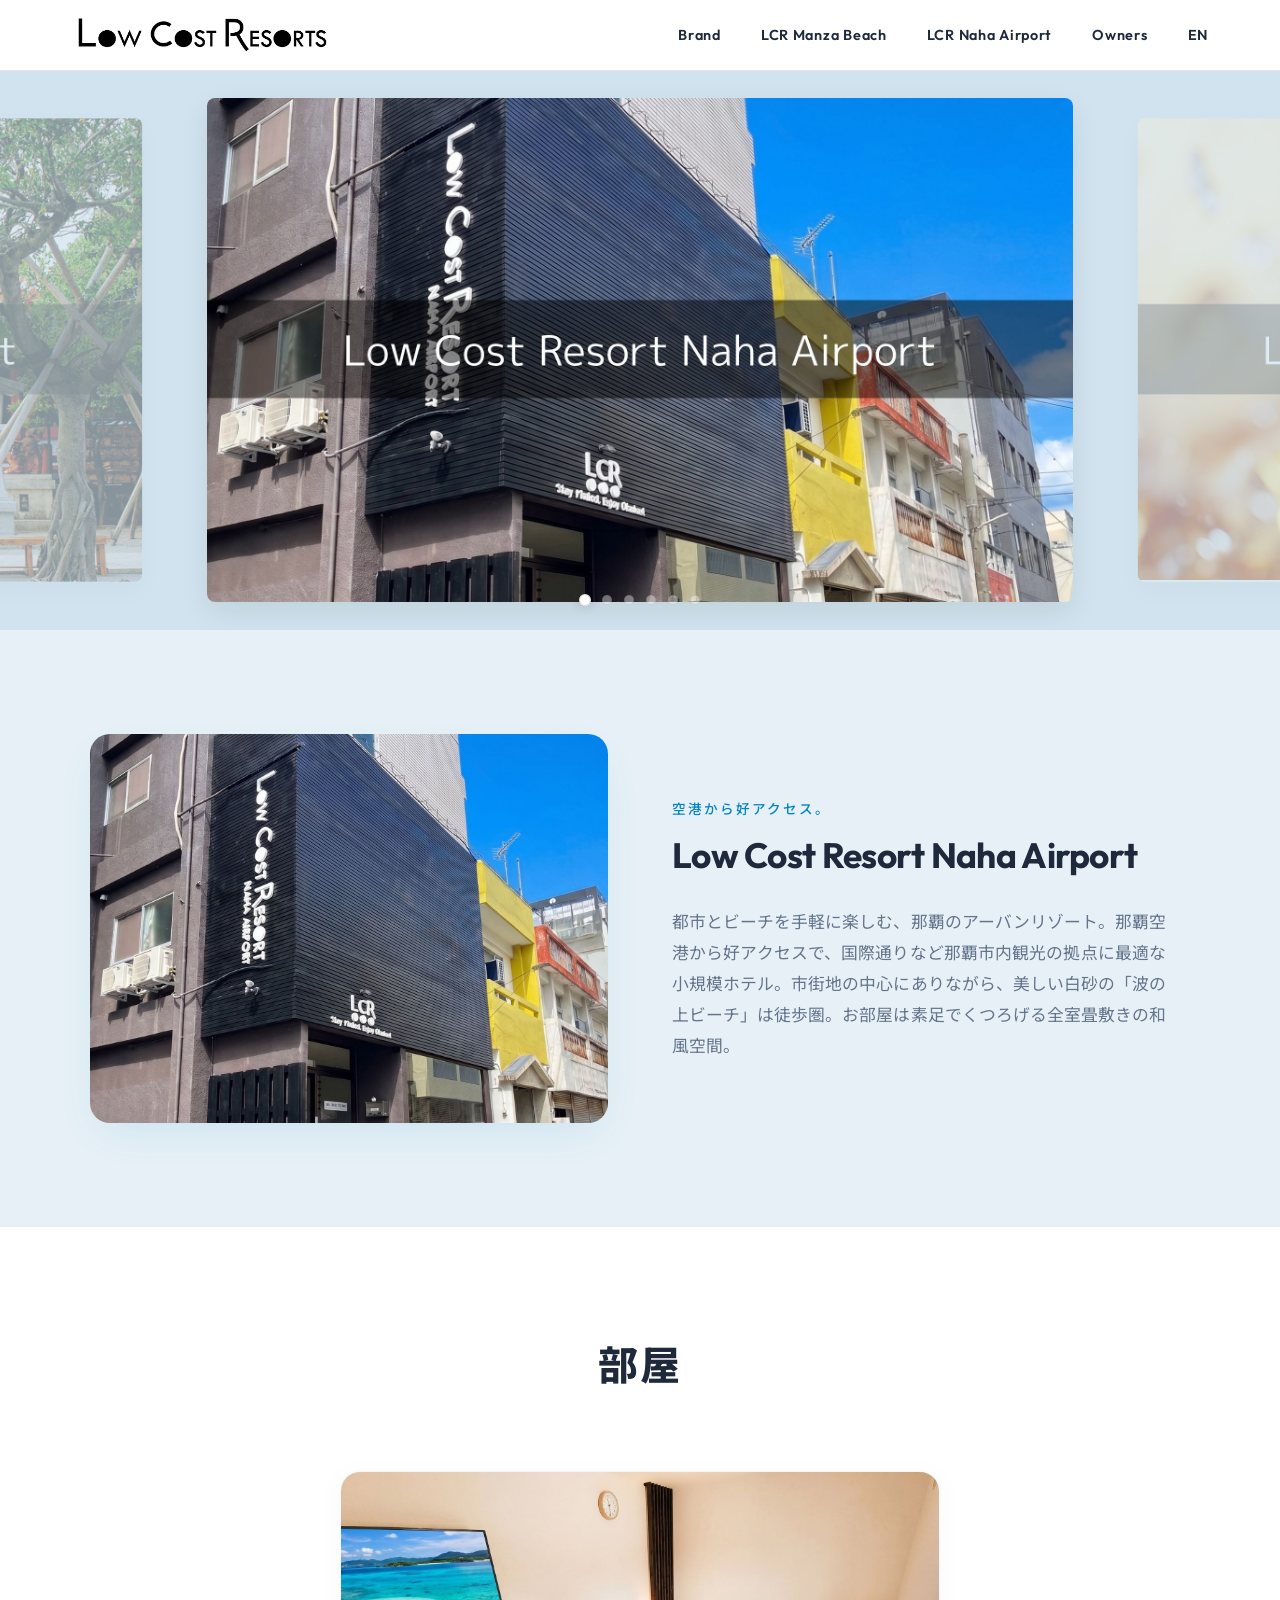
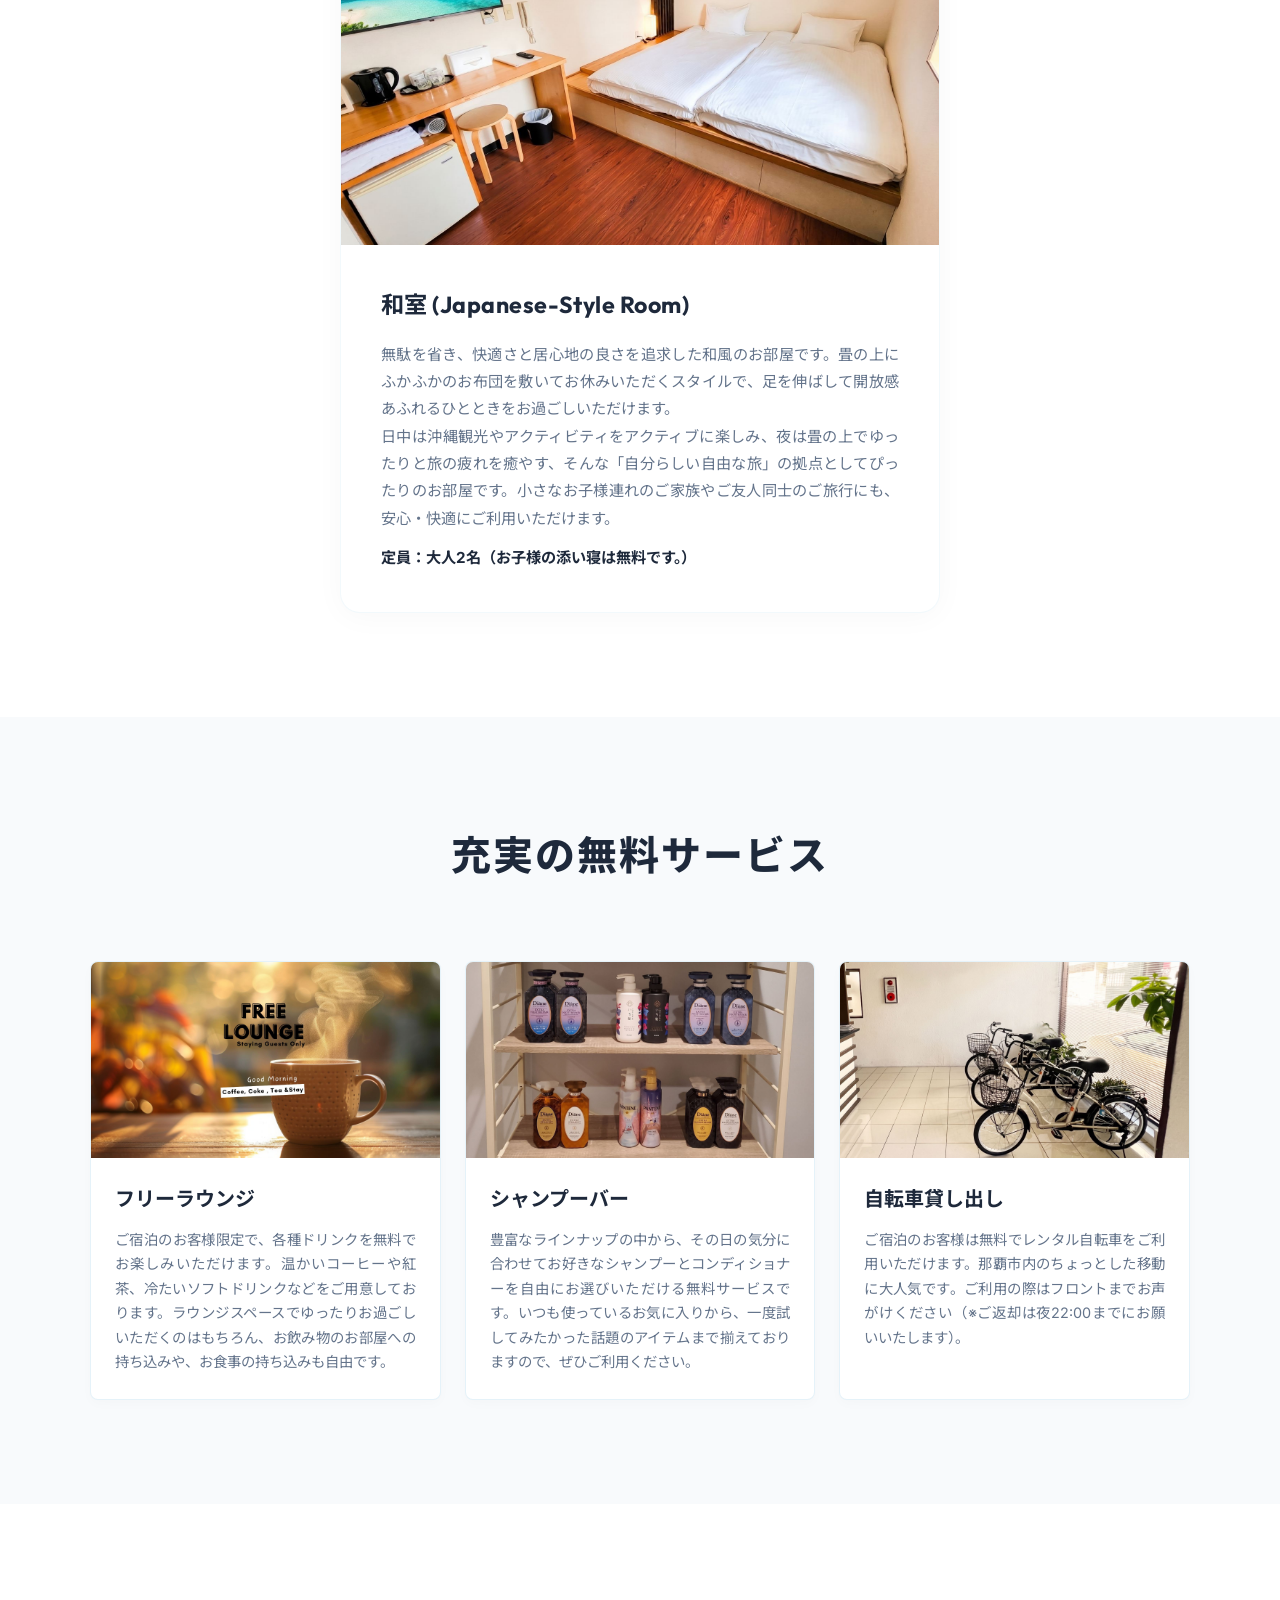
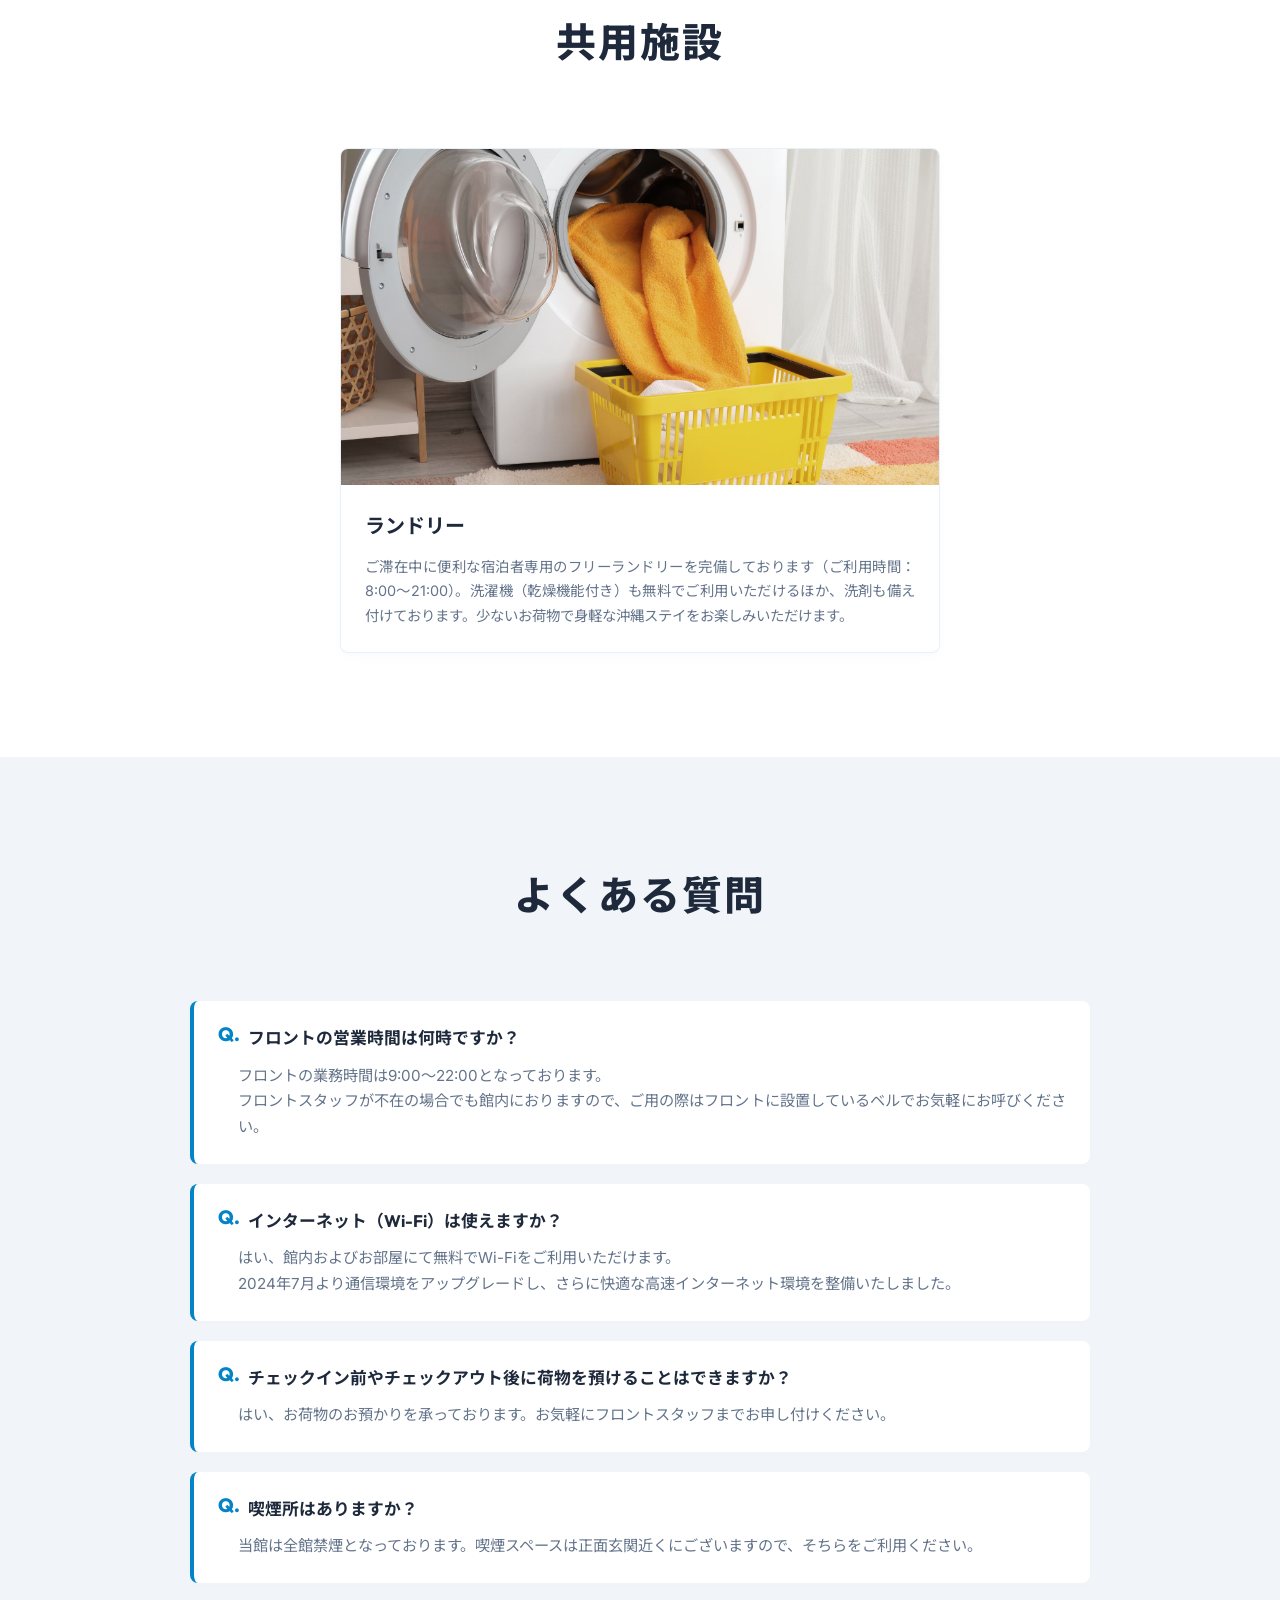
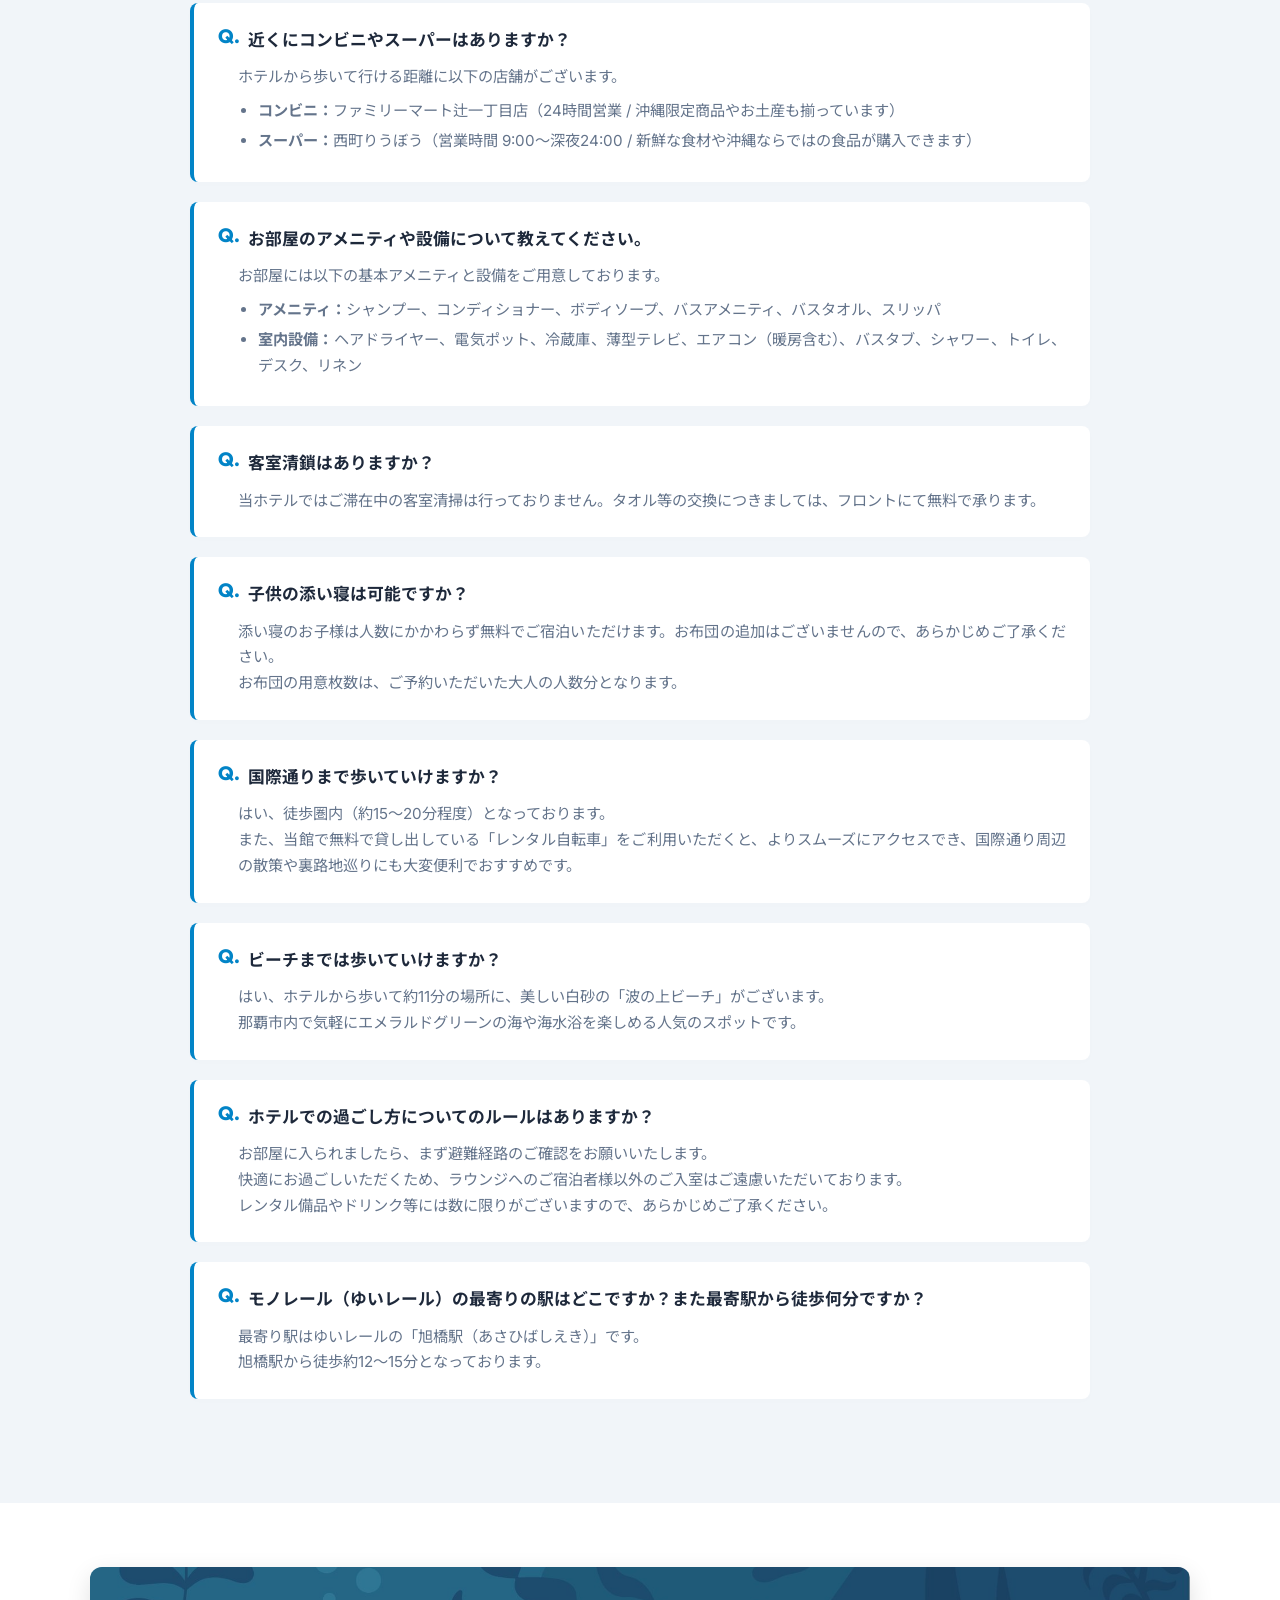
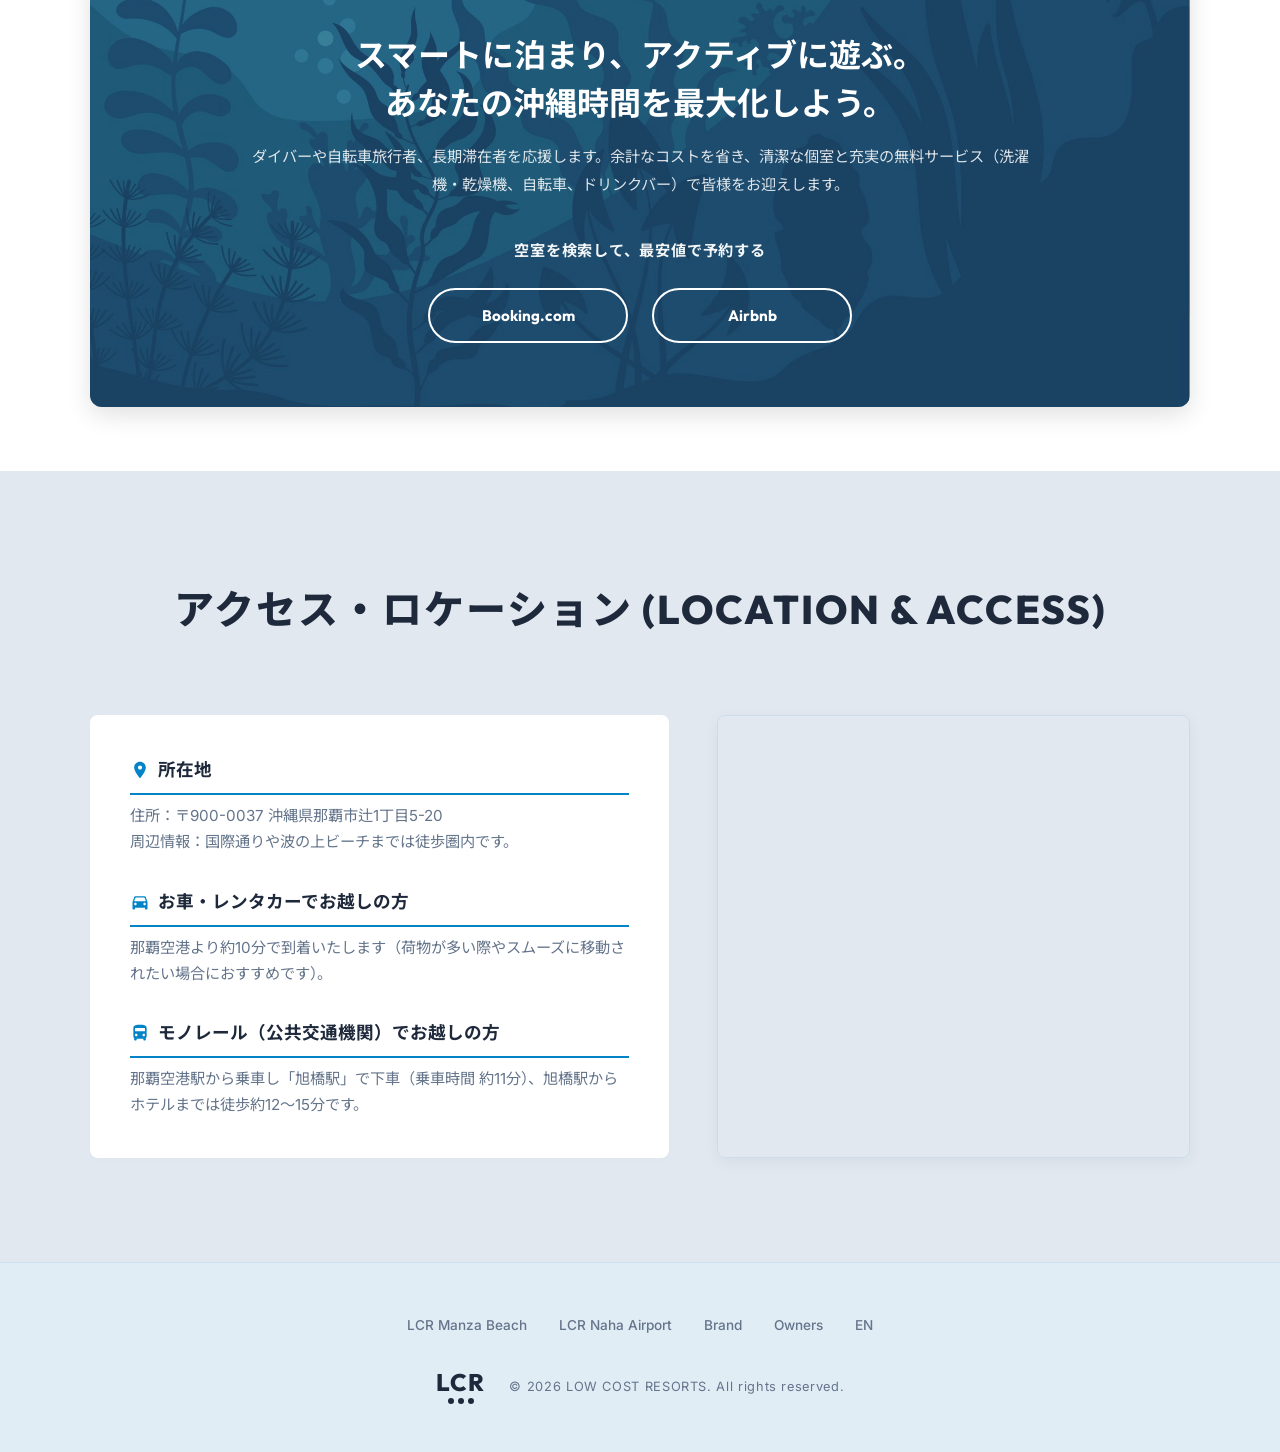
<file: naha/index.html>
<!DOCTYPE html>
<html lang="ja">
<head>
    <meta charset="UTF-8">
    <meta name="viewport" content="width=device-width, initial-scale=1.0">
    <title>LOW COST RESORT NAHA AIRPORT | 那覇空港から好アクセス | 那覇市</title>
    <meta name="description" content="那覇空港から車で約10分、国際通り・波の上ビーチも徒歩圏内。全室畳敷きの和風空間と、フリーラウンジ、シャンプーバー、無料ランドリー、自転車レンタルなど充実の無料特典が魅力のスマート・リゾートホテルです。">
    
    <!-- OGP Meta Tags -->
    <meta property="og:title" content="LOW COST RESORT NAHA AIRPORT">
    <meta property="og:description" content="那覇空港から好アクセス。充実の無料特典でスマートな沖縄旅を。">
    <meta property="og:image" content="https://www.lowcostresort.jp/naha/images/slide01.jpg">
    <meta property="og:url" content="https://www.lowcostresort.jp/naha/index.html">
    <meta property="og:type" content="website">
    
    <!-- CSS Stylesheet -->
    <link rel="stylesheet" href="../style.css">
    
    <!-- Favicon Links -->
    <link rel="icon" href="../favicon.ico" type="image/x-icon">
    <link rel="icon" href="../favicon.png" type="image/png">
    <link rel="apple-touch-icon" href="../apple-touch-icon.png">
    
    <!-- JSON-LD Structured Data for SEO -->
    <script type="application/ld+json">
    {
      "@context": "https://schema.org",
      "@type": "Hotel",
      "name": "LOW COST RESORT NAHA AIRPORT",
      "description": "那覇空港から好アクセスで、国際通りなど那覇市内観光の拠点に最適な小規模ホテル。美しい白砂の「波の上ビーチ」は徒歩圏内。全室畳敷きで、フリーラウンジや無料自転車を完備。",
      "address": {
        "@type": "PostalAddress",
        "streetAddress": "辻1丁目5-20",
        "addressLocality": "那覇市",
        "addressRegion": "沖縄県",
        "postalCode": "900-0037",
        "addressCountry": "JP"
      },
      "url": "https://www.lowcostresort.jp/naha/index.html",
      "image": "https://www.lowcostresort.jp/naha/images/exterior.jpg",
      "checkinTime": "15:00:00",
      "checkoutTime": "10:00:00",
      "amenityFeature": [
        { "@type": "LocationFeatureSpecification", "name": "無料Wi-Fi (Free Wi-Fi)", "value": true },
        { "@type": "LocationFeatureSpecification", "name": "フリーラウンジ (Free Lounge)", "value": true },
        { "@type": "LocationFeatureSpecification", "name": "シャンプーバー (Shampoo Bar)", "value": true },
        { "@type": "LocationFeatureSpecification", "name": "無料ランドリー (Free Laundry)", "value": true },
        { "@type": "LocationFeatureSpecification", "name": "無料レンタル自転車 (Free Bicycle Rental)", "value": true }
      ]
    }
    </script>
    
    <!-- FAQ JSON-LD Structured Data -->
    <script type="application/ld+json">
    {
      "@context": "https://schema.org",
      "@type": "FAQPage",
      "mainEntity": [
        {
          "@type": "Question",
          "name": "フロントの営業時間は何時ですか？",
          "acceptedAnswer": {
            "@type": "Answer",
            "text": "フロントの業務時間は9:00～22:00となっております。フロントスタッフが不在の場合でも館内におりますので、ご用の際はフロントに設置しているベルでお気軽にお呼びください。"
          }
        },
        {
          "@type": "Question",
          "name": "インターネット（Wi-Fi）は使えますか？",
          "acceptedAnswer": {
            "@type": "Answer",
            "text": "はい、館内およびお部屋にて無料でWi-Fiをご利用いただけます。2024年7月より通信環境をアップグレードし、さらに快適な高速インターネット環境を整備いたしました。"
          }
        },
        {
          "@type": "Question",
          "name": "チェックイン前やチェックアウト後に荷物を預けることはできますか？",
          "acceptedAnswer": {
            "@type": "Answer",
            "text": "はい、お荷物のお預かりを承っております。お気軽にフロントスタッフまでお申し付けください。"
          }
        },
        {
          "@type": "Question",
          "name": "喫煙所はありますか？",
          "acceptedAnswer": {
            "@type": "Answer",
            "text": "当館は全館禁煙となっております。喫煙スペースは正面玄関近くにございますので、そちらをご利用ください。"
          }
        },
        {
          "@type": "Question",
          "name": "近くにコンビニやスーパーはありますか？",
          "acceptedAnswer": {
            "@type": "Answer",
            "text": "ホテルから歩いて行ける距離に以下の店舗がございます。コンビニ：ファミリーマート辻一丁目店（24時間営業 / 沖縄限定商品やお土産も揃っています） スーパー：西町りうぼう（営業時間 9:00〜深夜24:00 / 新鮮な食材や沖縄ならではの食品が購入できます）"
          }
        },
        {
          "@type": "Question",
          "name": "お部屋のアメニティや設備について教えてください。",
          "acceptedAnswer": {
            "@type": "Answer",
            "text": "お部屋には以下の基本アメニティと設備をご用意しております。アメニティ：シャンプー、コンディキーナー、ボディソープ、バスアメニティ、バスタオル、スリッパ 室内設備：ヘアドライヤー、電気ポット、冷蔵庫、薄型テレビ、エアコン（暖房含む）、バスタブ、シャワー、トイレ、デスク、リネン"
          }
        },
        {
          "@type": "Question",
          "name": "客室清鎖はありますか？",
          "acceptedAnswer": {
            "@type": "Answer",
            "text": "当ホテルではご滞在中の客室清掃は行っておりません。タオル等の交換につきましては、フロントにて無料で承ります。"
          }
        },
        {
          "@type": "Question",
          "name": "子供の添い寝は可能ですか？",
          "acceptedAnswer": {
            "@type": "Answer",
            "text": "添い寝のお子様は人数にかかわらず無料でご宿泊いただけます。お布団の追加はございませんので、あらかじめご了承ください。お布団の用意枚数は、ご予約いただいた大人の人数分となります。"
          }
        },
        {
          "@type": "Question",
          "name": "国際通りまで歩いていけますか？",
          "acceptedAnswer": {
            "@type": "Answer",
            "text": "はい、徒歩圏内（約15〜20分程度）となっております。また、当館で無料で貸し出している「レンタル自転車」をご利用いただくと、よりスムーズにアクセスでき、国際通り周辺の散策や裏路地巡りにも大変便利でおすすめです。"
          }
        },
        {
          "@type": "Question",
          "name": "ビーチまでは歩いていけますか？",
          "acceptedAnswer": {
            "@type": "Answer",
            "text": "はい、ホテルから歩いて約11分の場所に、美しい白砂の「波の上ビーチ」がございます。那覇市内で気軽にエメラルドグリーンの海や海水浴を楽しめる人気のスポットです。"
          }
        },
        {
          "@type": "Question",
          "name": "ホテルでの過ごし方についてのルールはありますか？",
          "acceptedAnswer": {
            "@type": "Answer",
            "text": "お部屋に入られましたら、まず避難経路のご確認をお願いいたします。快適にお過ごしいただくため、ラウンジへのご宿泊者様以外のご入室はご遠慮いただいております。レンタル備品やドリンク等には数に限りがございますので、あらかじめご了承ください。"
          }
        },
        {
          "@type": "Question",
          "name": "モノレール（ゆいレール）の最寄りの駅はどこですか？また最寄駅から徒歩何分ですか？",
          "acceptedAnswer": {
            "@type": "Answer",
            "text": "最寄り駅はゆいレールの「旭橋駅（あさひばしえき）」です。旭橋駅から徒歩約12〜15分となっております。"
          }
        }
      ]
    }
    </script>
    
    <!-- Custom Styles for Naha Airport Page -->
    <style>
        /* Section styling */
        .naha-intro-section {
            background-color: #E6F0F6; /* Soft sky blue */
        }
        
        .services-section {
            background-color: #F8FAFC; /* Warm light gray */
        }
        
        /* Grids for services and facilities */
        .section-subtitle-text {
            font-size: 0.95rem;
            color: var(--text-muted);
            line-height: 1.8;
            margin-bottom: 2.5rem;
            max-width: 850px;
            text-align: justify;
        }
        
        .services-grid {
            display: grid;
            grid-template-columns: repeat(3, 1fr);
            gap: 1.5rem;
        }
        
        /* Single card layout centering */
        .single-card-container {
            max-width: 600px;
            margin: 0 auto;
        }
        
        /* Service & Facility cards styling */
        .premium-card {
            background: #ffffff;
            border: 1px solid rgba(2, 132, 199, 0.1);
            border-radius: 8px;
            overflow: hidden;
            box-shadow: 0 4px 12px rgba(0, 0, 0, 0.02);
            transition: var(--transition);
            display: flex;
            flex-direction: column;
        }
        
        .premium-card:hover {
            transform: translateY(-4px);
            box-shadow: 0 12px 24px rgba(2, 132, 199, 0.06);
        }
        
        .premium-card-image {
            width: 100%;
            aspect-ratio: 16 / 9;
            overflow: hidden;
            position: relative;
        }
        
        .premium-card-image img {
            width: 100%;
            height: 100%;
            object-fit: cover;
            transition: var(--transition);
        }
        
        .premium-card:hover .premium-card-image img {
            transform: scale(1.03);
        }
        
        .premium-card-body {
            padding: 1.5rem;
            flex-grow: 1;
            display: flex;
            flex-direction: column;
            gap: 0.75rem;
        }
        
        .premium-card-title {
            font-family: var(--font-heading);
            font-size: 1.25rem;
            font-weight: 700;
            color: var(--text-main);
        }
        
        .premium-card-desc {
            font-size: 0.9rem;
            color: var(--text-muted);
            line-height: 1.7;
            text-align: justify;
        }
        
        /* FAQ styling */
        .faq-section {
            background-color: #F1F5F9; /* Slate gray-blue background */
        }
        
        .faq-list {
            max-width: 900px;
            margin: 0 auto;
            display: flex;
            flex-direction: column;
            gap: 1.25rem;
        }
        
        .faq-item {
            background: #ffffff;
            border-radius: 8px;
            box-shadow: 0 2px 8px rgba(0, 0, 0, 0.01);
            padding: 1.5rem;
            border-left: 4px solid var(--primary);
        }
        
        .faq-q {
            font-family: var(--font-heading);
            font-size: 1.05rem;
            font-weight: 700;
            color: var(--text-main);
            margin-bottom: 0.75rem;
            display: flex;
            align-items: flex-start;
            gap: 0.5rem;
            line-height: 1.5;
        }
        
        .faq-q span.q-prefix {
            color: var(--primary);
            font-size: 1.2rem;
            font-weight: 800;
            line-height: 1;
        }
        
        .faq-a {
            font-size: 0.95rem;
            color: var(--text-muted);
            line-height: 1.7;
            padding-left: 1.25rem;
            text-align: justify;
        }
        
        .faq-a ul {
            margin-top: 0.5rem;
            padding-left: 1.25rem;
            list-style-type: disc;
        }
        
        .faq-a li {
            margin-bottom: 0.25rem;
        }
        
        /* Access section styling */
        .access-section {
            background-color: #E2E8F0; /* Beachy blue-gray */
        }
        
        .access-grid {
            display: grid;
            grid-template-columns: 1.1fr 0.9fr;
            gap: 3rem;
            align-items: stretch;
        }
        
        .access-info-column {
            display: flex;
            flex-direction: column;
            gap: 2rem;
            background: #ffffff;
            padding: 2.5rem;
            border-radius: 8px;
            box-shadow: 0 4px 15px rgba(0, 0, 0, 0.01);
        }
        
        .info-group {
            display: flex;
            flex-direction: column;
            gap: 0.5rem;
        }
        
        .info-group-title {
            font-family: var(--font-heading);
            font-size: 1.1rem;
            font-weight: 700;
            color: var(--text-main);
            display: flex;
            align-items: center;
            gap: 0.5rem;
            border-bottom: 2px solid var(--primary);
            padding-bottom: 0.5rem;
        }
        
        .info-group-title svg {
            width: 20px;
            height: 20px;
            fill: var(--primary);
        }
        
        .info-group-content {
            font-size: 0.95rem;
            color: var(--text-muted);
            line-height: 1.7;
        }
        
        .access-map-column {
            width: 100%;
            min-height: 400px;
            border-radius: 8px;
            overflow: hidden;
            box-shadow: 0 4px 15px rgba(0, 0, 0, 0.05);
            border: 1px solid rgba(2, 132, 199, 0.1);
        }
        
        .access-map-column iframe {
            width: 100%;
            height: 100%;
            border: none;
        }
        
        /* Responsive adjustments */
        @media (max-width: 992px) {
            .services-grid {
                grid-template-columns: repeat(2, 1fr);
            }
            .access-grid {
                grid-template-columns: 1fr;
                gap: 2rem;
            }
        }
        
        @media (max-width: 768px) {
            .services-grid {
                grid-template-columns: 1fr;
            }
            .access-info-column {
                padding: 1.5rem;
            }
        }
    </style>
</head>
<body>

    <!-- Header / Sticky Navigation -->
    <header>
        <div class="nav-container">
            <a href="../index.html" class="logo"><img src="../assets/images/3.png" alt="Low Cost Resorts"></a>
            <button class="mobile-menu-btn" aria-label="メニューを開く">
                <span></span>
                <span></span>
                <span></span>
            </button>
            <nav>
                <ul class="nav-menu">
                    <li><a href="../index.html" class="nav-link">Brand</a></li>
                    <li><a href="../manza/index.html" class="nav-link">LCR Manza Beach</a></li>
                    <li><a href="#hero" class="nav-link">LCR Naha Airport</a></li>
                    <li><a href="../owners/index.html" class="nav-link">Owners</a></li>
                    <li><a href="en.html" class="nav-link lang-switch">EN</a></li>
                </ul>
            </nav>
        </div>
    </header>

    <main>
        <!-- Hero Slideshow Section (Uses local Naha slide images) -->
        <section class="hero-slider-section" id="hero">
            <div class="slider-wrapper">
                <div class="slide">
                    <img fetchpriority="high" decoding="async" src="images/Naha-Slide01.jpg" alt="Low Cost Resort Naha Airport - ホテル外観">
                </div>
                <div class="slide">
                    <img loading="lazy" decoding="async" src="images/Naha-Slide02.jpg" alt="Low Cost Resort Naha Airport - 24時間フリードリンク">
                </div>
                <div class="slide">
                    <img loading="lazy" decoding="async" src="images/Naha-Slide03.jpg" alt="Low Cost Resort Naha Airport - 那覇・国際通りの街並み">
                </div>
                <div class="slide">
                    <img loading="lazy" decoding="async" src="images/Naha-Slide04.jpg" alt="Low Cost Resort Naha Airport - 格式高い波上宮">
                </div>
                <div class="slide">
                    <img loading="lazy" decoding="async" src="images/Naha-Slide05.jpg" alt="Low Cost Resort Naha Airport - ホテルフロント・受付">
                </div>
                <div class="slide">
                    <img loading="lazy" decoding="async" src="images/Naha-Slide06.jpg" alt="Low Cost Resort Naha Airport - 美しい波の上ビーチの青い海">
                </div>
            </div>
            
            <!-- Slideshow Arrows -->
            <button class="slider-arrow prev" aria-label="前のスライドへ">&lsaquo;</button>
            <button class="slider-arrow next" aria-label="次のスライドへ">&rsaquo;</button>
            
            <!-- Slideshow Dots -->
            <div class="slider-dots"></div>
        </section>

        <!-- Intro Section (Left: Exterior photo / Right: Description) -->
        <section class="section naha-intro-section" id="intro">
            <div class="container fade-in-up">
                <div class="row-item">
                    <div class="row-image-container">
                        <img loading="lazy" decoding="async" src="images/exterior.jpg" alt="LOW COST RESORT NAHA AIRPORT の外観">
                    </div>
                    <div class="row-content-container">
                        <span class="row-subtitle">空港から好アクセス。</span>
                        <h2 class="row-title">Low Cost Resort Naha Airport</h2>
                        <p class="row-desc">
                            都市とビーチを手軽に楽しむ、那覇のアーバンリゾート。那覇空港から好アクセスで、国際通りなど那覇市内観光の拠点に最適な小規模ホテル。市街地の中心にありながら、美しい白砂の「波の上ビーチ」は徒歩圏。お部屋は素足でくつろげる全室畳敷きの和風空間。
                        </p>
                    </div>
                </div>
            </div>
        </section>

        <!-- Rooms Section (和室 1枚) -->
        <section class="section rooms-section" id="rooms">
            <div class="container">
                <div class="location-header fade-in-up">
                    <h2 class="location-section-title">部屋</h2>
                </div>
                
                <div class="single-card-container">
                    <article class="location-card fade-in-up" style="margin: 0;">
                        <div class="card-image-wrap">
                            <img loading="lazy" decoding="async" src="images/room.jpg" alt="和室 (Japanese-Style Room) の室内">
                        </div>
                        <div class="card-body">
                            <h3 class="card-title">和室 (Japanese-Style Room)</h3>
                            <p class="card-desc">
                                無駄を省き、快適さと居心地の良さを追求した和風のお部屋です。畳の上にふかふかのお布団を敷いてお休みいただくスタイルで、足を伸ばして開放感あふれるひとときをお過ごしいただけます。<br>
                                日中は沖縄観光やアクティビティをアクティブに楽しみ、夜は畳の上でゆったりと旅の疲れを癒やす、そんな「自分らしい自由な旅」の拠点としてぴったりのお部屋です。小さなお子様連れのご家族やご友人同士のご旅行にも、安心・快適にご利用いただけます。<br>
                                <strong style="display: block; margin-top: 0.75rem; color: var(--text-main);">定員：大人2名（お子様の添い寝は無料です。）</strong>
                            </p>
                        </div>
                    </article>
                </div>
            </div>
        </section>

        <!-- Free Services Section (フリーラウンジ / シャンプーバー / 自転車貸し出し) -->
        <section class="section services-section" id="services">
            <div class="container">
                <div class="location-header fade-in-up">
                    <h2 class="location-section-title">充実の無料サービス</h2>
                </div>
                
                <div class="services-grid">
                    <!-- Service 1 -->
                    <div class="premium-card fade-in-up">
                        <div class="premium-card-image">
                            <img loading="lazy" decoding="async" src="images/freelounge.jpg" alt="フリーラウンジ">
                        </div>
                        <div class="premium-card-body">
                            <h3 class="premium-card-title">フリーラウンジ</h3>
                            <p class="premium-card-desc">
                                ご宿泊のお客様限定で、各種ドリンクを無料でお楽しみいただけます。温かいコーヒーや紅茶、冷たいソフトドリンクなどをご用意しております。ラウンジスペースでゆったりお過ごしいただくのはもちろん、お飲み物のお部屋への持ち込みや、お食事の持ち込みも自由です。
                            </p>
                        </div>
                    </div>
                    
                    <!-- Service 2 -->
                    <div class="premium-card fade-in-up">
                        <div class="premium-card-image">
                            <img loading="lazy" decoding="async" src="images/shampoobar.jpg" alt="シャンプーバー">
                        </div>
                        <div class="premium-card-body">
                            <h3 class="premium-card-title">シャンプーバー</h3>
                            <p class="premium-card-desc">
                                豊富なラインナップの中から、その日の気分に合わせてお好きなシャンプーとコンディショナーを自由にお選びいただける無料サービスです。いつも使っているお気に入りから、一度試してみたかった話題のアイテムまで揃えておりますので、ぜひご利用ください。
                            </p>
                        </div>
                    </div>
                    
                    <!-- Service 3 -->
                    <div class="premium-card fade-in-up">
                        <div class="premium-card-image">
                            <img loading="lazy" decoding="async" src="images/rentacycle.jpg" alt="自転車貸し出し">
                        </div>
                        <div class="premium-card-body">
                            <h3 class="premium-card-title">自転車貸し出し</h3>
                            <p class="premium-card-desc">
                                ご宿泊のお客様は無料でレンタル自転車をご利用いただけます。那覇市内のちょっとした移動に大人気です。ご利用の際はフロントまでお声がけください（※ご返却は夜22:00までにお願いいたします）。
                            </p>
                        </div>
                    </div>
                </div>
            </div>
        </section>

        <!-- Facilities Section (ランドリー 1枚) -->
        <section class="section facilities-section" id="facilities">
            <div class="container">
                <div class="location-header fade-in-up">
                    <h2 class="location-section-title">共用施設</h2>
                </div>
                
                <div class="single-card-container">
                    <div class="premium-card fade-in-up">
                        <div class="premium-card-image">
                            <img loading="lazy" decoding="async" src="../manza/images/guestlaundry.jpg" alt="ランドリー">
                        </div>
                        <div class="premium-card-body">
                            <h3 class="premium-card-title">ランドリー</h3>
                            <p class="premium-card-desc">
                                ご滞在中に便利な宿泊者専用のフリーランドリーを完備しております（ご利用時間：8:00～21:00）。洗濯機（乾燥機能付き）も無料でご利用いただけるほか、洗剤も備え付けております。少ないお荷物で身軽な沖縄ステイをお楽しみいただけます。
                            </p>
                        </div>
                    </div>
                </div>
            </div>
        </section>

        <!-- FAQ Section (よくある質問 - 12問) -->
        <section class="section faq-section" id="faq">
            <div class="container">
                <div class="location-header fade-in-up">
                    <h2 class="location-section-title">よくある質問</h2>
                </div>
                
                <div class="faq-list">
                    <!-- Q1 -->
                    <div class="faq-item fade-in-up">
                        <div class="faq-q"><span class="q-prefix">Q.</span>フロントの営業時間は何時ですか？</div>
                        <div class="faq-a">
                            フロントの業務時間は9:00～22:00となっております。<br>
                            フロントスタッフが不在の場合でも館内におりますので、ご用の際はフロントに設置しているベルでお気軽にお呼びください。
                        </div>
                    </div>

                    <!-- Q2 -->
                    <div class="faq-item fade-in-up">
                        <div class="faq-q"><span class="q-prefix">Q.</span>インターネット（Wi-Fi）は使えますか？</div>
                        <div class="faq-a">
                            はい、館内およびお部屋にて無料でWi-Fiをご利用いただけます。<br>
                            2024年7月より通信環境をアップグレードし、さらに快適な高速インターネット環境を整備いたしました。
                        </div>
                    </div>

                    <!-- Q3 -->
                    <div class="faq-item fade-in-up">
                        <div class="faq-q"><span class="q-prefix">Q.</span>チェックイン前やチェックアウト後に荷物を預けることはできますか？</div>
                        <div class="faq-a">
                            はい、お荷物のお預かりを承っております。お気軽にフロントスタッフまでお申し付けください。
                        </div>
                    </div>

                    <!-- Q4 -->
                    <div class="faq-item fade-in-up">
                        <div class="faq-q"><span class="q-prefix">Q.</span>喫煙所はありますか？</div>
                        <div class="faq-a">
                            当館は全館禁煙となっております。喫煙スペースは正面玄関近くにございますので、そちらをご利用ください。
                        </div>
                    </div>

                    <!-- Q5 -->
                    <div class="faq-item fade-in-up">
                        <div class="faq-q"><span class="q-prefix">Q.</span>近くにコンビニやスーパーはありますか？</div>
                        <div class="faq-a">
                            ホテルから歩いて行ける距離に以下の店舗がございます。
                            <ul>
                                <li><strong>コンビニ：</strong>ファミリーマート辻一丁目店（24時間営業 / 沖縄限定商品やお土産も揃っています）</li>
                                <li><strong>スーパー：</strong>西町りうぼう（営業時間 9:00〜深夜24:00 / 新鮮な食材や沖縄ならではの食品が購入できます）</li>
                            </ul>
                        </div>
                    </div>

                    <!-- Q6 -->
                    <div class="faq-item fade-in-up">
                        <div class="faq-q"><span class="q-prefix">Q.</span>お部屋のアメニティや設備について教えてください。</div>
                        <div class="faq-a">
                            お部屋には以下の基本アメニティと設備をご用意しております。
                            <ul>
                                <li><strong>アメニティ：</strong>シャンプー、コンディショナー、ボディソープ、バスアメニティ、バスタオル、スリッパ</li>
                                <li><strong>室内設備：</strong>ヘアドライヤー、電気ポット、冷蔵庫、薄型テレビ、エアコン（暖房含む）、バスタブ、シャワー、トイレ、デスク、リネン</li>
                            </ul>
                        </div>
                    </div>

                    <!-- Q7 -->
                    <div class="faq-item fade-in-up">
                        <div class="faq-q"><span class="q-prefix">Q.</span>客室清鎖はありますか？</div>
                        <div class="faq-a">
                            当ホテルではご滞在中の客室清掃は行っておりません。タオル等の交換につきましては、フロントにて無料で承ります。
                        </div>
                    </div>

                    <!-- Q8 -->
                    <div class="faq-item fade-in-up">
                        <div class="faq-q"><span class="q-prefix">Q.</span>子供の添い寝は可能ですか？</div>
                        <div class="faq-a">
                            添い寝のお子様は人数にかかわらず無料でご宿泊いただけます。お布団の追加はございませんので、あらかじめご了承ください。<br>
                            お布団の用意枚数は、ご予約いただいた大人の人数分となります。
                        </div>
                    </div>

                    <!-- Q9 -->
                    <div class="faq-item fade-in-up">
                        <div class="faq-q"><span class="q-prefix">Q.</span>国際通りまで歩いていけますか？</div>
                        <div class="faq-a">
                            はい、徒歩圏内（約15〜20分程度）となっております。<br>
                            また、当館で無料で貸し出している「レンタル自転車」をご利用いただくと、よりスムーズにアクセスでき、国際通り周辺の散策や裏路地巡りにも大変便利でおすすめです。
                        </div>
                    </div>

                    <!-- Q10 -->
                    <div class="faq-item fade-in-up">
                        <div class="faq-q"><span class="q-prefix">Q.</span>ビーチまでは歩いていけますか？</div>
                        <div class="faq-a">
                            はい、ホテルから歩いて約11分の場所に、美しい白砂の「波の上ビーチ」がございます。<br>
                            那覇市内で気軽にエメラルドグリーンの海や海水浴を楽しめる人気のスポットです。
                        </div>
                    </div>

                    <!-- Q11 -->
                    <div class="faq-item fade-in-up">
                        <div class="faq-q"><span class="q-prefix">Q.</span>ホテルでの過ごし方についてのルールはありますか？</div>
                        <div class="faq-a">
                            お部屋に入られましたら、まず避難経路のご確認をお願いいたします。<br>
                            快適にお過ごしいただくため、ラウンジへのご宿泊者様以外のご入室はご遠慮いただいております。<br>
                            レンタル備品やドリンク等には数に限りがございますので、あらかじめご了承ください。
                        </div>
                    </div>

                    <!-- Q12 -->
                    <div class="faq-item fade-in-up">
                        <div class="faq-q"><span class="q-prefix">Q.</span>モノレール（ゆいレール）の最寄りの駅はどこですか？また最寄駅から徒歩何分ですか？</div>
                        <div class="faq-a">
                            最寄り駅はゆいレールの「旭橋駅（あさひばしえき）」です。<br>
                            旭橋駅から徒歩約12〜15分となっております。
                        </div>
                    </div>
                </div>
            </div>
        </section>

        <!-- Booking Section -->
        <section class="section booking-section" id="booking" style="background-color: var(--bg-white); padding: 4rem 0;">
            <div class="container fade-in-up">
                <div class="booking-card" style="background-image: url('../assets/images/booking-background.jpg'); background-size: cover; background-position: center; background-repeat: no-repeat; border-radius: 12px; padding: 4rem 2rem; color: #ffffff; text-align: center; box-shadow: 0 8px 24px rgba(0,0,0,0.12);">
                    <h2 style="font-family: var(--font-heading); font-size: 2rem; font-weight: 700; color: #ffffff; margin-bottom: 1rem; line-height: 1.5;">
                        スマートに泊まり、アクティブに遊ぶ。<br>
                        あなたの沖縄時間を最大化しよう。
                    </h2>
                    <p style="font-size: 0.95rem; color: rgba(255, 255, 255, 0.85); line-height: 1.8; margin-bottom: 2.5rem; max-width: 800px; margin-left: auto; margin-right: auto; text-align: center;">
                        ダイバーや自転車旅行者、長期滞在者を応援します。余計なコストを省き、清潔な個室と充実の無料サービス（洗濯機・乾燥機、自転車、ドリンクバー）で皆様をお迎えします。
                    </p>
                    <div style="margin-bottom: 1.5rem; font-size: 0.95rem; color: rgba(255, 255, 255, 0.95); font-weight: 700; letter-spacing: 0.05em;">
                        空室を検索して、最安値で予約する
                    </div>
                    <div class="booking-buttons" style="display: flex; justify-content: center; gap: 1.5rem; flex-wrap: wrap;">
                        <a href="https://www.booking.com/hotel/jp/low-cost-resort-naha-airport.ja.html" target="_blank" rel="noopener noreferrer" class="booking-btn">Booking.com</a>
                        <a href="https://www.airbnb.jp/rooms/1253424363519015151" target="_blank" rel="noopener noreferrer" class="booking-btn">Airbnb</a>
                    </div>
                </div>
            </div>
        </section>

        <!-- Access Section (LOCATION & ACCESS) -->
        <section class="section access-section" id="access">
            <div class="container">
                <div class="location-header fade-in-up">
                    <h2 class="location-section-title">アクセス・ロケーション (LOCATION & ACCESS)</h2>
                </div>
                
                <div class="access-grid">
                    <!-- Left: Info Column -->
                    <div class="access-info-column fade-in-up">
                        <!-- Location Info -->
                        <div class="info-group">
                            <h3 class="info-group-title">
                                <svg viewBox="0 0 24 24"><path d="M12 2C8.13 2 5 5.13 5 9c0 5.25 7 13 7 13s7-7.75 7-13c0-3.87-3.13-7-7-7zm0 9.5c-1.38 0-2.5-1.12-2.5-2.5s1.12-2.5 2.5-2.5 2.5 1.12 2.5 2.5-1.12 2.5-2.5 2.5z"/></svg>
                                所在地
                            </h3>
                            <div class="info-group-content">
                                住所：〒900-0037 沖縄県那覇市辻1丁目5-20<br>
                                周辺情報：国際通りや波の上ビーチまでは徒歩圏内です。
                            </div>
                        </div>
                        
                        <!-- Car Access -->
                        <div class="info-group">
                            <h3 class="info-group-title">
                                <svg viewBox="0 0 24 24"><path d="M18.92 6.01C18.72 5.42 18.16 5 17.5 5h-11c-.66 0-1.21.42-1.42 1.01L3 12v8c0 .55.45 1 1 1h1c.55 0 1-.45 1-1v-1h12v1c0 .55.45 1 1 1h1c.55 0 1-.45 1-1v-8l-2.08-5.99zM6.5 16c-.83 0-1.5-.67-1.5-1.5S5.67 13 6.5 13s1.5.67 1.5 1.5S7.33 16 6.5 16zm11 0c-.83 0-1.5-.67-1.5-1.5s.67-1.5 1.5-1.5 1.5.67 1.5 1.5-.67 1.5-1.5 1.5zM5 11l1.27-3.82c.14-.4.52-.68.96-.68h9.54c.42 0 .81.27.95.68L19 11H5z"/></svg>
                                お車・レンタカーでお越しの方
                            </h3>
                            <div class="info-group-content">
                                那覇空港より約10分で到着いたします（荷物が多い際やスムーズに移動されたい場合におすすめです）。
                            </div>
                        </div>
                        
                        <!-- Train Access -->
                        <div class="info-group">
                            <h3 class="info-group-title">
                                <svg viewBox="0 0 24 24"><path d="M12 2c-4 0-8 .5-8 4v10c0 .88.39 1.67 1 2.22V20c0 .55.45 1 1 1h1c.55 0 1-.45 1-1v-1h8v1c0 .55.45 1 1 1h1c.55 0 1-.45 1-1v-1.78c.61-.55 1-1.34 1-2.22V6c0-3.5-4-4-8-4zm-4.5 14c-.83 0-1.5-.67-1.5-1.5S6.67 13 7.5 13s1.5.67 1.5 1.5S8.33 16 7.5 16zm9 0c-.83 0-1.5-.67-1.5-1.5s.67-1.5 1.5-1.5 1.5.67 1.5 1.5-.67 1.7-1.5 1.5zM18 10H6V6h12v4z"/></svg>
                                モノレール（公共交通機関）でお越しの方
                            </h3>
                            <div class="info-group-content">
                                那覇空港駅から乗車し「旭橋駅」で下車（乗車時間 約11分）、旭橋駅からホテルまでは徒歩約12〜15分です。
                            </div>
                        </div>
                    </div>
                    
                    <!-- Right: Google Map Embed -->
                    <div class="access-map-column fade-in-up">
                        <iframe 
                            src="https://maps.google.com/maps?q=Low+Cost+Resort+Naha+Airport+沖縄県那覇市辻1丁目5-20&t=&z=16&ie=UTF8&iwloc=&output=embed" 
                            allowfullscreen="" 
                            loading="lazy" 
                            referrerpolicy="no-referrer-when-downgrade">
                        </iframe>
                    </div>
                </div>
            </div>
        </section>
    </main>

    <!-- Footer -->
    <footer>
        <ul class="footer-nav">
            <li><a href="../manza/index.html">LCR Manza Beach</a></li>
            <li><a href="#hero">LCR Naha Airport</a></li>
            <li><a href="../index.html">Brand</a></li>
            <li><a href="../owners/index.html">Owners</a></li>
            <li><a href="en.html" class="lang-switch">EN</a></li>
        </ul>
        <div class="footer-bottom-wrap">
            <div class="footer-logo">
                <div class="lcr-text">LCR</div>
                <div class="lcr-dots">
                    <span></span>
                    <span></span>
                    <span></span>
                </div>
            </div>
            <p class="copyright">&copy; 2026 LOW COST RESORTS. All rights reserved.</p>
        </div>
    </footer>

    <!-- JavaScript logic -->
    <script src="../script.js"></script>
</body>
</html>
</file>
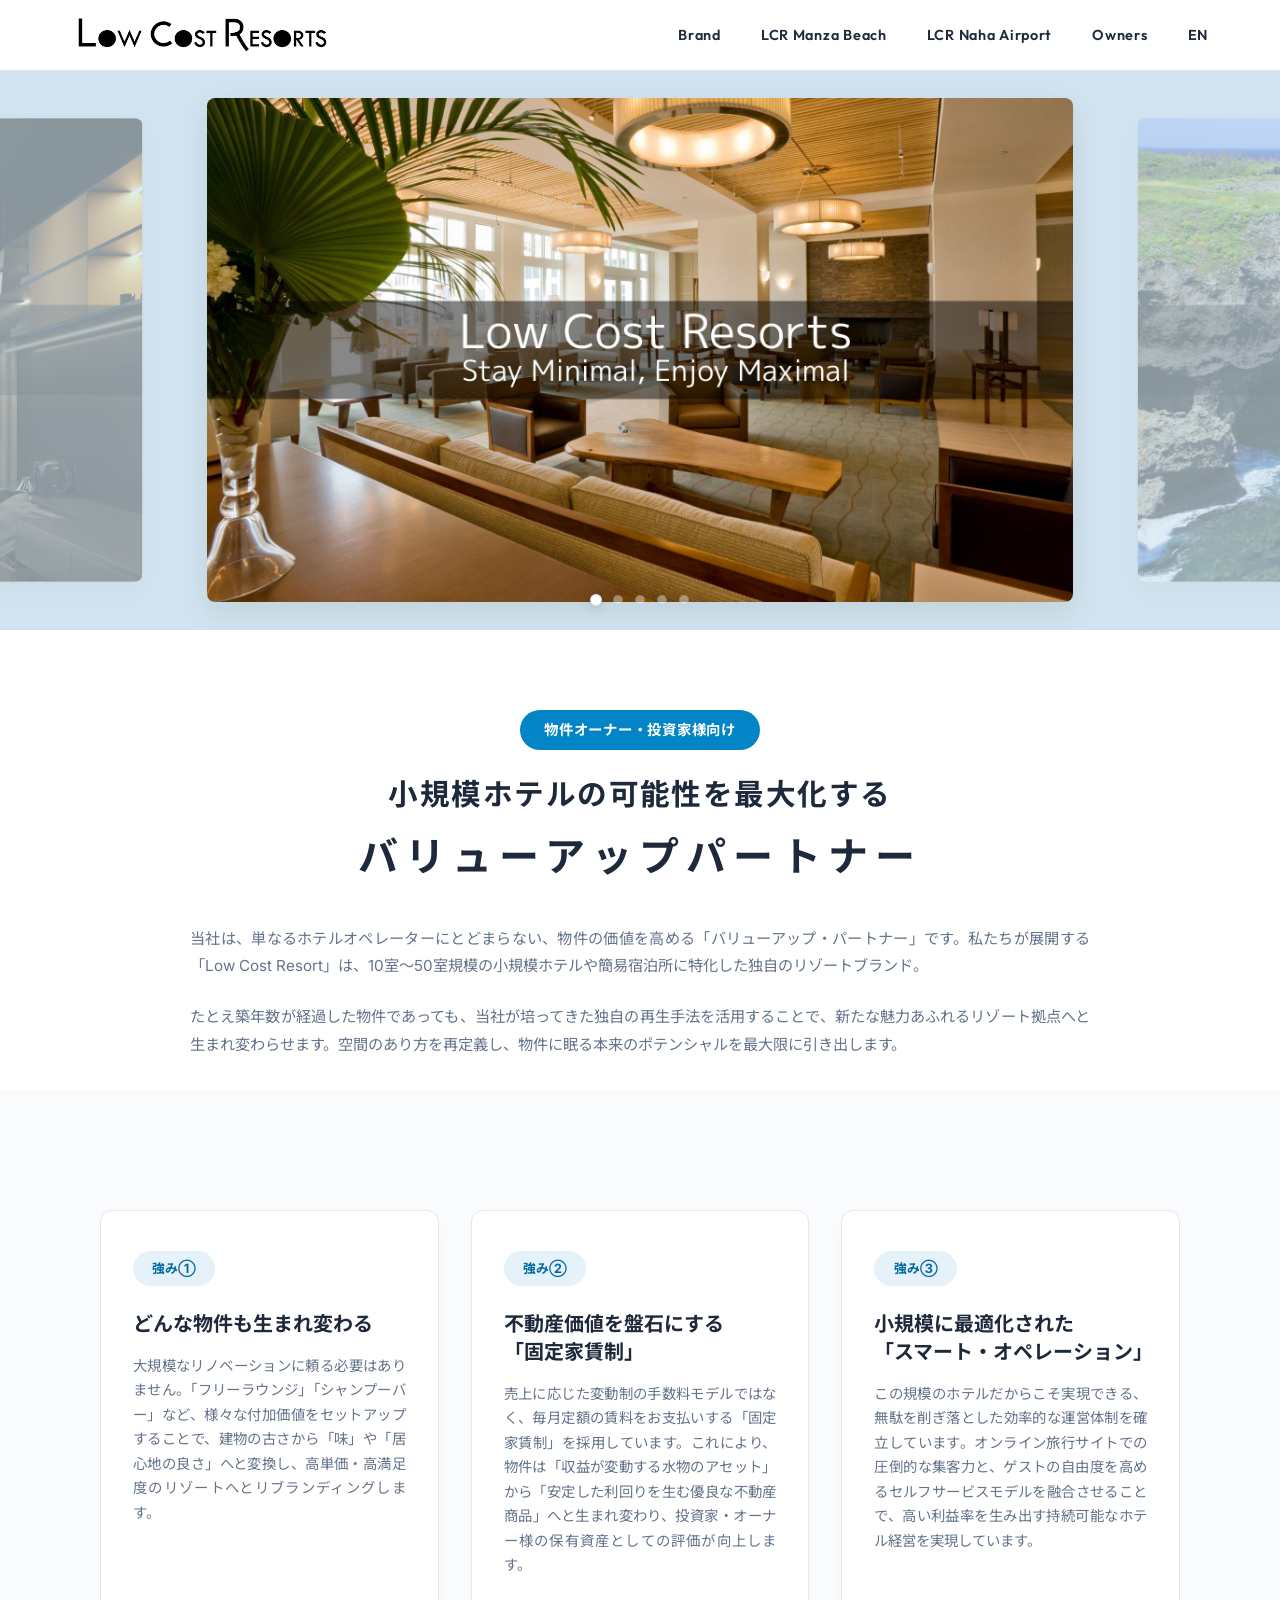
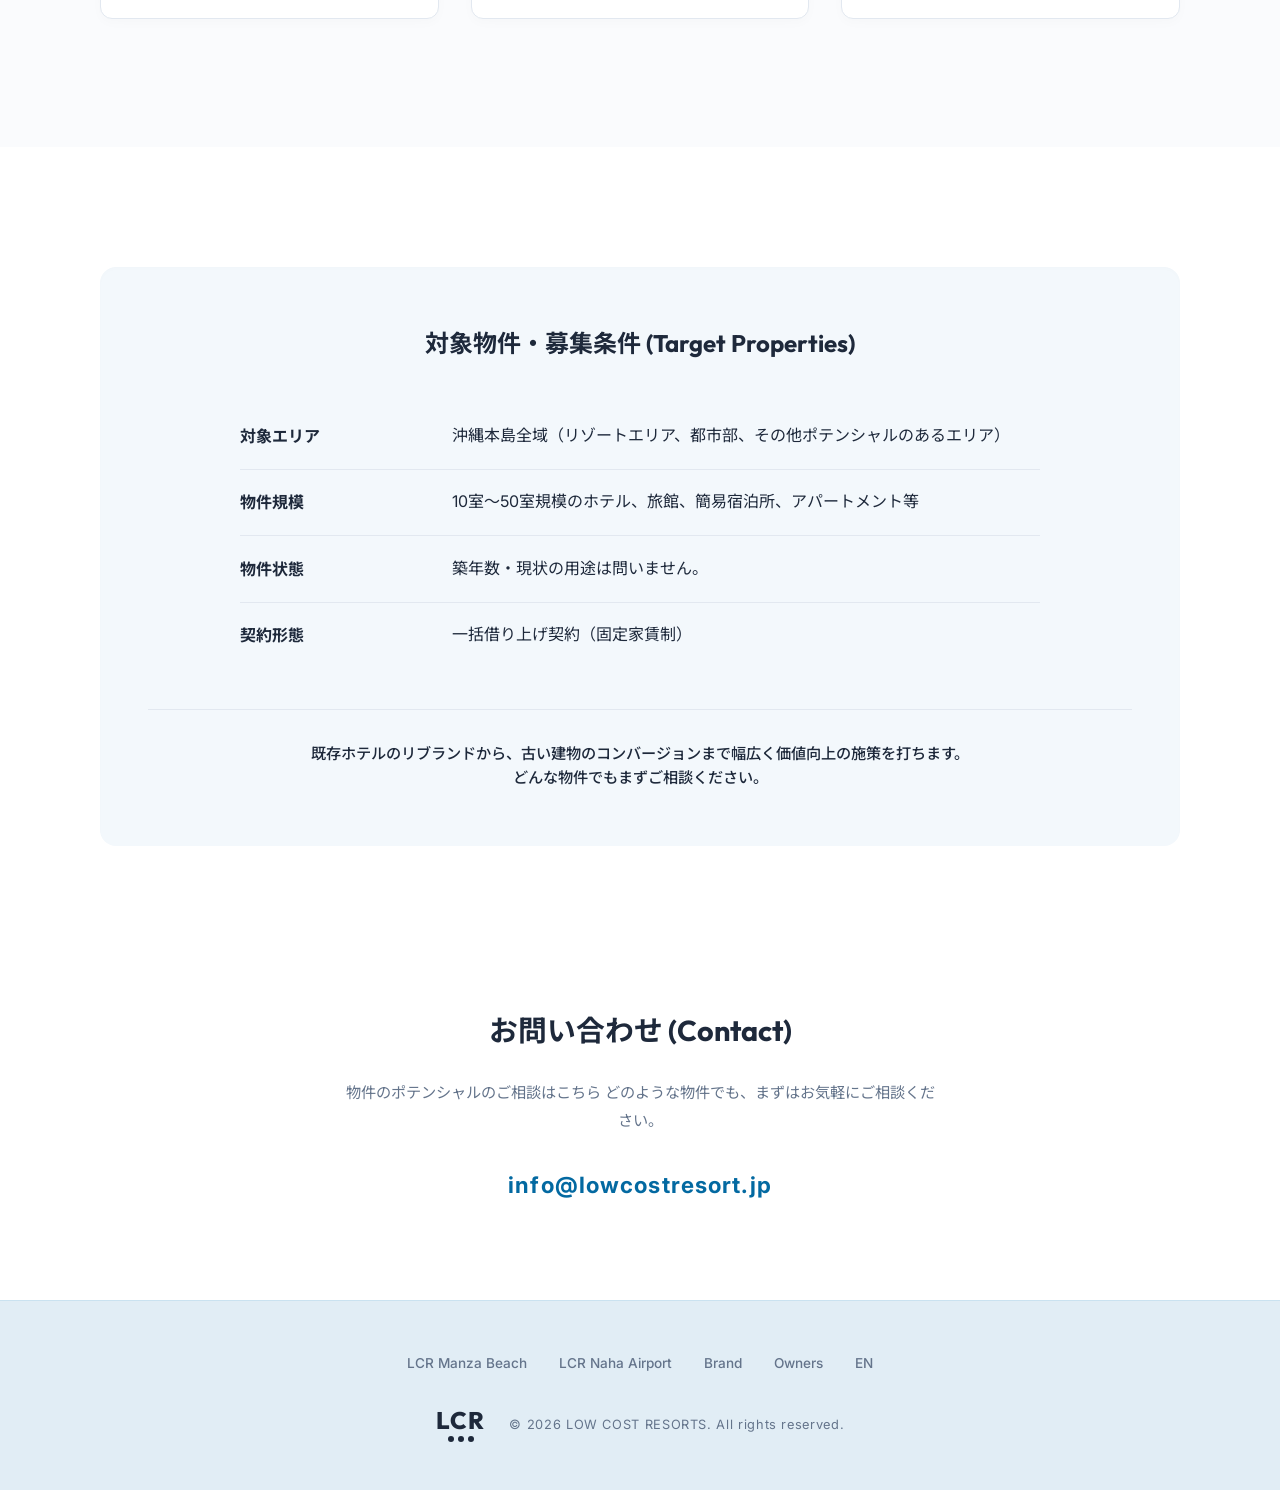
<file: owners/index.html>
<!DOCTYPE html>
<html lang="ja">
<head>
    <meta charset="UTF-8">
    <meta name="viewport" content="width=device-width, initial-scale=1.0">
    <title>LOW COST RESORTS | 物件オーナー・投資家様向けパートナーシップ</title>
    <meta name="description" content="小規模ホテルや簡易宿泊所のバリューアップ・ポテンシャルを最大化するパートナー。固定家賃制の一括借り上げで安定した不動産利回りを実現。">
    
    <!-- OGP Meta Tags -->
    <meta property="og:title" content="LOW COST RESORTS | 物件オーナー・投資家様向けパートナーシップ">
    <meta property="og:description" content="小規模ホテルや簡易宿泊所のバリューアップ・ポテンシャルを最大化するパートナー。固定家賃制の一括借り上げで安定した不動産利回りを実現。">
    <meta property="og:image" content="https://www.lowcostresort.jp/owners/images/Slide01.jpg">
    <meta property="og:url" content="https://www.lowcostresort.jp/owners/index.html">
    <meta property="og:type" content="website">
    <meta property="og:site_name" content="LOW COST RESORTS">
    
    <!-- CSS Stylesheet -->
    <link rel="stylesheet" href="../style.css">
    
    <!-- Favicon Links -->
    <link rel="icon" href="../favicon.ico" type="image/x-icon">
    <link rel="icon" href="../favicon.png" type="image/png">
    <link rel="apple-touch-icon" href="../apple-touch-icon.png">
</head>
<body>

    <!-- Header / Sticky Navigation -->
    <header>
        <div class="nav-container">
            <a href="../index.html" class="logo"><img src="../assets/images/3.png" alt="Low Cost Resorts"></a>
            <button class="mobile-menu-btn" aria-label="メニューを開く">
                <span></span>
                <span></span>
                <span></span>
            </button>
            <nav>
                <ul class="nav-menu">
                    <li><a href="../index.html" class="nav-link">Brand</a></li>
                    <li><a href="../manza/index.html" class="nav-link">LCR Manza Beach</a></li>
                    <li><a href="../naha/index.html" class="nav-link">LCR Naha Airport</a></li>
                    <li><a href="#" class="nav-link active">Owners</a></li>
                    <li><a href="en.html" class="nav-link lang-switch">EN</a></li>
                </ul>
            </nav>
        </div>
    </header>

    <main>
        <!-- Hero Section / Horizontal Slider -->
        <section class="hero-slider-section" id="hero">
            <div class="slider-wrapper">
                <div class="slide">
                    <img fetchpriority="high" decoding="async" src="images/Slide01.jpg" alt="Slide 01">
                </div>
                <div class="slide">
                    <img loading="lazy" decoding="async" src="images/Slide02.jpg" alt="Slide 02">
                </div>
                <div class="slide">
                    <img loading="lazy" decoding="async" src="images/Slide03.jpg" alt="Slide 03">
                </div>
                <div class="slide">
                    <img loading="lazy" decoding="async" src="images/Slide04.jpg" alt="Slide 04">
                </div>
                <div class="slide">
                    <img loading="lazy" decoding="async" src="images/Slide05.jpg" alt="Slide 05">
                </div>
            </div>
            
            <!-- Slideshow Arrows -->
            <button class="slider-arrow prev" aria-label="前のスライドへ">&lsaquo;</button>
            <button class="slider-arrow next" aria-label="次のスライドへ">&rsaquo;</button>
            
            <!-- Slideshow Dots -->
            <div class="slider-dots"></div>
            
            <!-- Hero Static Text Overlay -->
            <div class="hero-overlay-content">
                <div class="hero-text-wrap fade-in-up">
                    <h1 class="hero-title">Low Cost Resorts</h1>
                    <p class="hero-subtitle">Stay Minimal, Enjoy Maximal</p>
                </div>
            </div>
        </section>

        <!-- Partners Intro Section -->
        <section class="section intro-section" style="background-color: var(--bg-white); text-align: center; padding: 5rem 1.5rem 2rem 1.5rem;">
            <div class="container fade-in-up" style="max-width: 900px; margin: 0 auto;">
                <div class="intro-pill-badge">物件オーナー・投資家様向け</div>
                <h2 class="owners-main-title">
                    <span class="title-lead">小規模ホテルの可能性を最大化する</span><br>
                    <span class="title-main">バリューアップパートナー</span>
                </h2>
                <div style="font-size: 0.95rem; color: var(--text-muted); line-height: 1.8; text-align: justify; margin-top: 2rem;">
                    <p style="margin-bottom: 1.5rem;">
                        当社は、単なるホテルオペレーターにとどまらない、物件の価値を高める「バリューアップ・パートナー」です。私たちが展開する「Low Cost Resort」は、10室〜50室規模の小規模ホテルや簡易宿泊所に特化した独自のリゾートブランド。
                    </p>
                    <p>
                        たとえ築年数が経過した物件であっても、当社が培ってきた独自の再生手法を活用することで、新たな魅力あふれるリゾート拠点へと生まれ変わらせます。空間のあり方を再定義し、物件に眠る本来のポテンシャルを最大限に引き出します。
                    </p>
                </div>
            </div>
        </section>

        <!-- Three Strengths Section -->
        <section class="section strengths-section" style="background-color: #fafbfd; padding: 4rem 1.5rem;">
            <div class="container" style="max-width: 1080px; margin: 0 auto; text-align: center;">
                <div class="strengths-grid">
                    <!-- Strength 1 -->
                    <div class="strength-card fade-in-up">
                        <div class="strength-tag">強み①</div>
                        <h3 class="strength-title">どんな物件も生まれ変わる</h3>
                        <p class="strength-desc">
                            大規模なリノベーションに頼る必要はありません。「フリーラウンジ」「シャンプーバー」など、様々な付加価値をセットアップすることで、建物の古さから「味」や「居心地の良さ」へと変換し、高単価・高満足度のリゾートへとリブランディングします。
                        </p>
                    </div>
                    
                    <!-- Strength 2 -->
                    <div class="strength-card fade-in-up" style="transition-delay: 0.1s;">
                        <div class="strength-tag">強み②</div>
                        <h3 class="strength-title">不動産価値を盤石にする<br>「固定家賃制」</h3>
                        <p class="strength-desc">
                            売上に応じた変動制の手数料モデルではなく、毎月定額の賃料をお支払いする「固定家賃制」を採用しています。これにより、物件は「収益が変動する水物のアセット」から「安定した利回りを生む優良な不動産商品」へと生まれ変わり、投資家・オーナー様の保有資産としての評価が向上します。
                        </p>
                    </div>
                    
                    <!-- Strength 3 -->
                    <div class="strength-card fade-in-up" style="transition-delay: 0.2s;">
                        <div class="strength-tag">強み③</div>
                        <h3 class="strength-title">小規模に最適化された<br>「スマート・オペレーション」</h3>
                        <p class="strength-desc">
                            この規模のホテルだからこそ実現できる、無駄を削ぎ落とした効率的な運営体制を確立しています。オンライン旅行サイトでの圧倒的な集客力と、ゲストの自由度を高めるセルフサービスモデルを融合させることで、高い利益率を生み出す持続可能なホテル経営を実現しています。
                        </p>
                    </div>
                </div>
            </div>
        </section>

        <!-- Target Properties Section -->
        <section class="section target-properties-section" style="background-color: var(--bg-white); padding: 4rem 1.5rem 2rem 1.5rem;">
            <div class="container" style="max-width: 1080px; margin: 0 auto;">
                <div class="target-properties-box fade-in-up">
                    <h3 class="target-properties-title">対象物件・募集条件 (Target Properties)</h3>
                    
                    <div class="properties-list">
                        <div class="properties-item">
                            <div class="properties-key">対象エリア</div>
                            <div class="properties-val">沖縄本島全域（リゾートエリア、都市部、その他ポテンシャルのあるエリア）</div>
                        </div>
                        <div class="properties-item">
                            <div class="properties-key">物件規模</div>
                            <div class="properties-val">10室〜50室規模のホテル、旅館、簡易宿泊所、アパートメント等</div>
                        </div>
                        <div class="properties-item">
                            <div class="properties-key">物件状態</div>
                            <div class="properties-val">築年数・現状の用途は問いません。</div>
                        </div>
                        <div class="properties-item">
                            <div class="properties-key">契約形態</div>
                            <div class="properties-val">一括借り上げ契約（固定家賃制）</div>
                        </div>
                    </div>
                    
                    <p class="properties-footer-text">
                        既存ホテルのリブランドから、古い建物のコンバージョンまで幅広く価値向上の施策を打ちます。<br>
                        どんな物件でもまずご相談ください。
                    </p>
                </div>
            </div>
        </section>

        <!-- Contact Section -->
        <section class="section owners-contact-section" id="contact">
            <div class="container fade-in-up" style="max-width: 800px; margin: 0 auto;">
                <h2 class="owners-contact-title">お問い合わせ (Contact)</h2>
                <p class="owners-contact-text">
                    物件のポテンシャルのご相談はこちら どのような物件でも、まずはお気軽にご相談ください。
                </p>
                <a href="mailto:info@lowcostresort.jp" class="owners-contact-email">info@lowcostresort.jp</a>
            </div>
        </section>
    </main>

    <!-- Footer -->
    <footer>
        <ul class="footer-nav">
            <li><a href="../manza/index.html">LCR Manza Beach</a></li>
            <li><a href="../naha/index.html">LCR Naha Airport</a></li>
            <li><a href="../index.html">Brand</a></li>
            <li><a href="#" class="active">Owners</a></li>
            <li><a href="en.html" class="lang-switch">EN</a></li>
        </ul>
        <div class="footer-bottom-wrap">
            <div class="footer-logo">
                <div class="lcr-text">LCR</div>
                <div class="lcr-dots">
                    <span></span>
                    <span></span>
                    <span></span>
                </div>
            </div>
            <p class="copyright">&copy; 2026 LOW COST RESORTS. All rights reserved.</p>
        </div>
    </footer>

    <!-- JavaScript Bundle -->
    <script src="../script.js"></script>
</body>
</html>
</file>
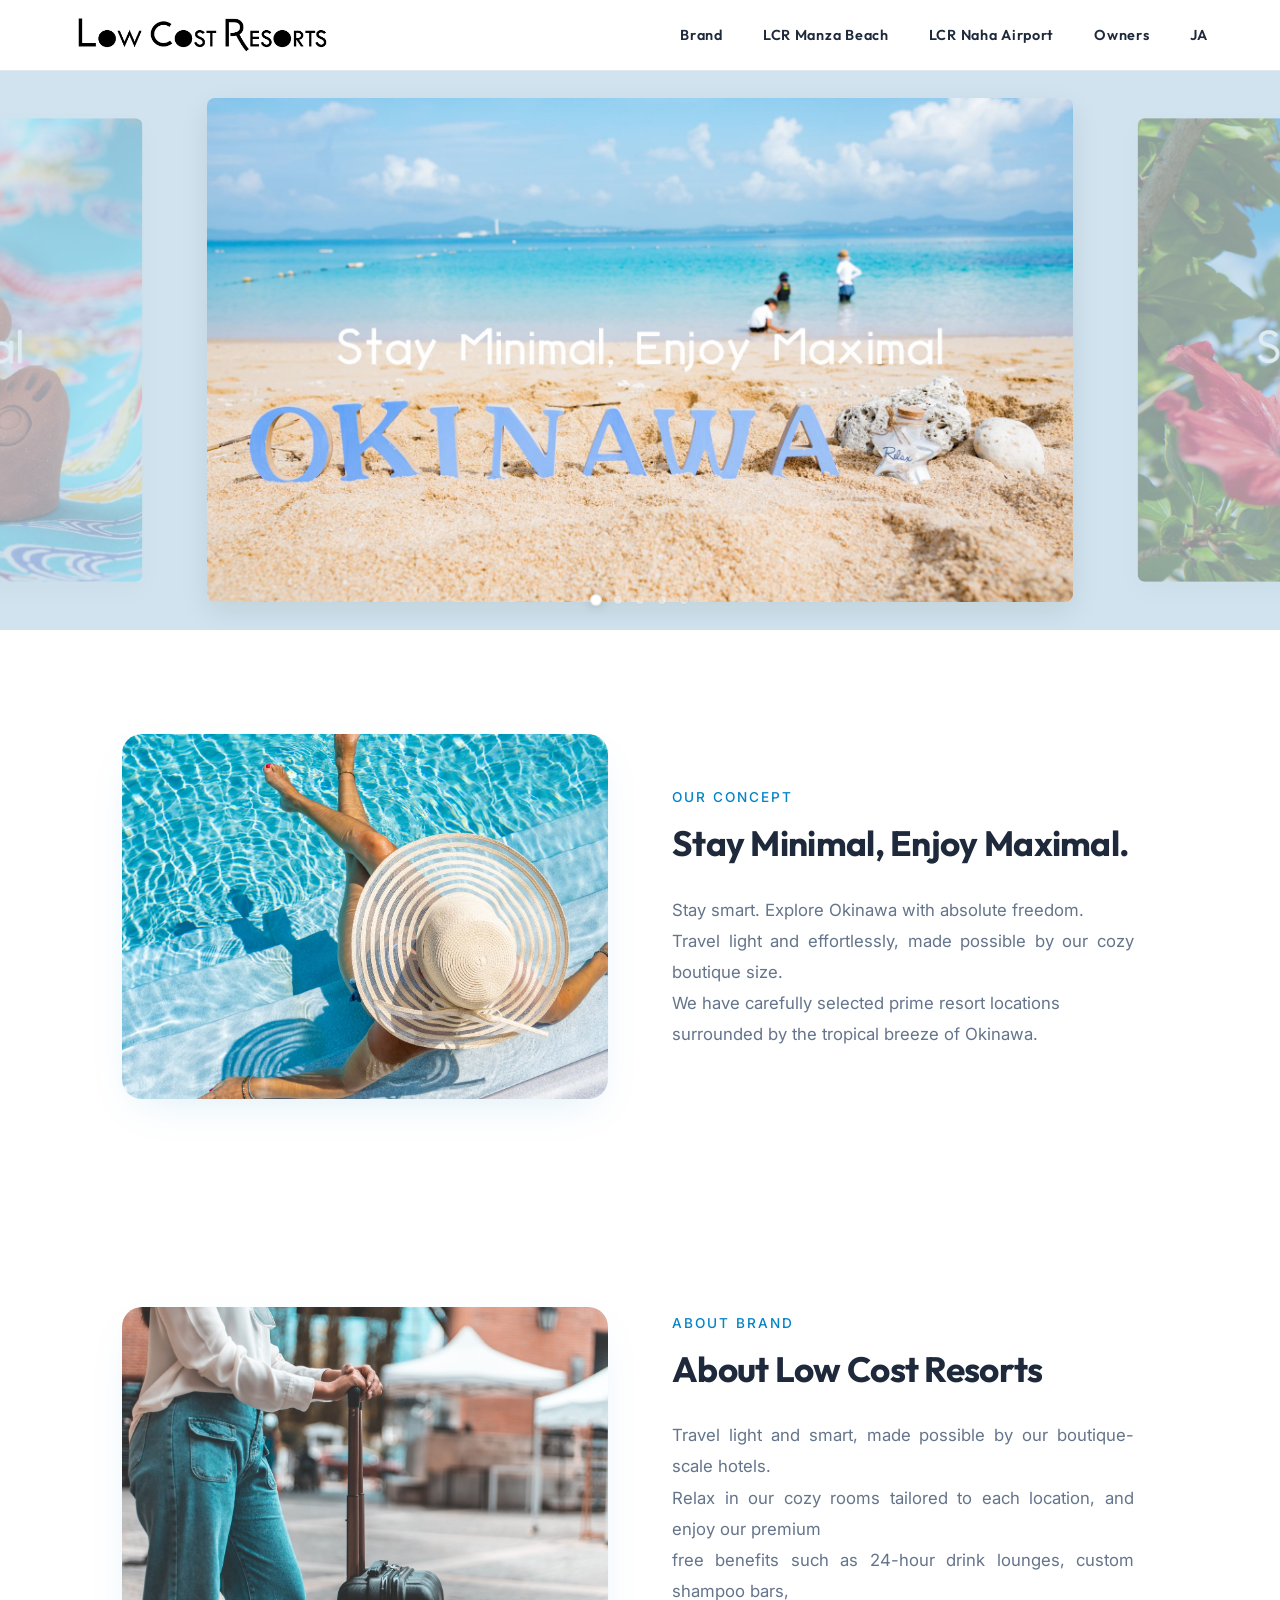
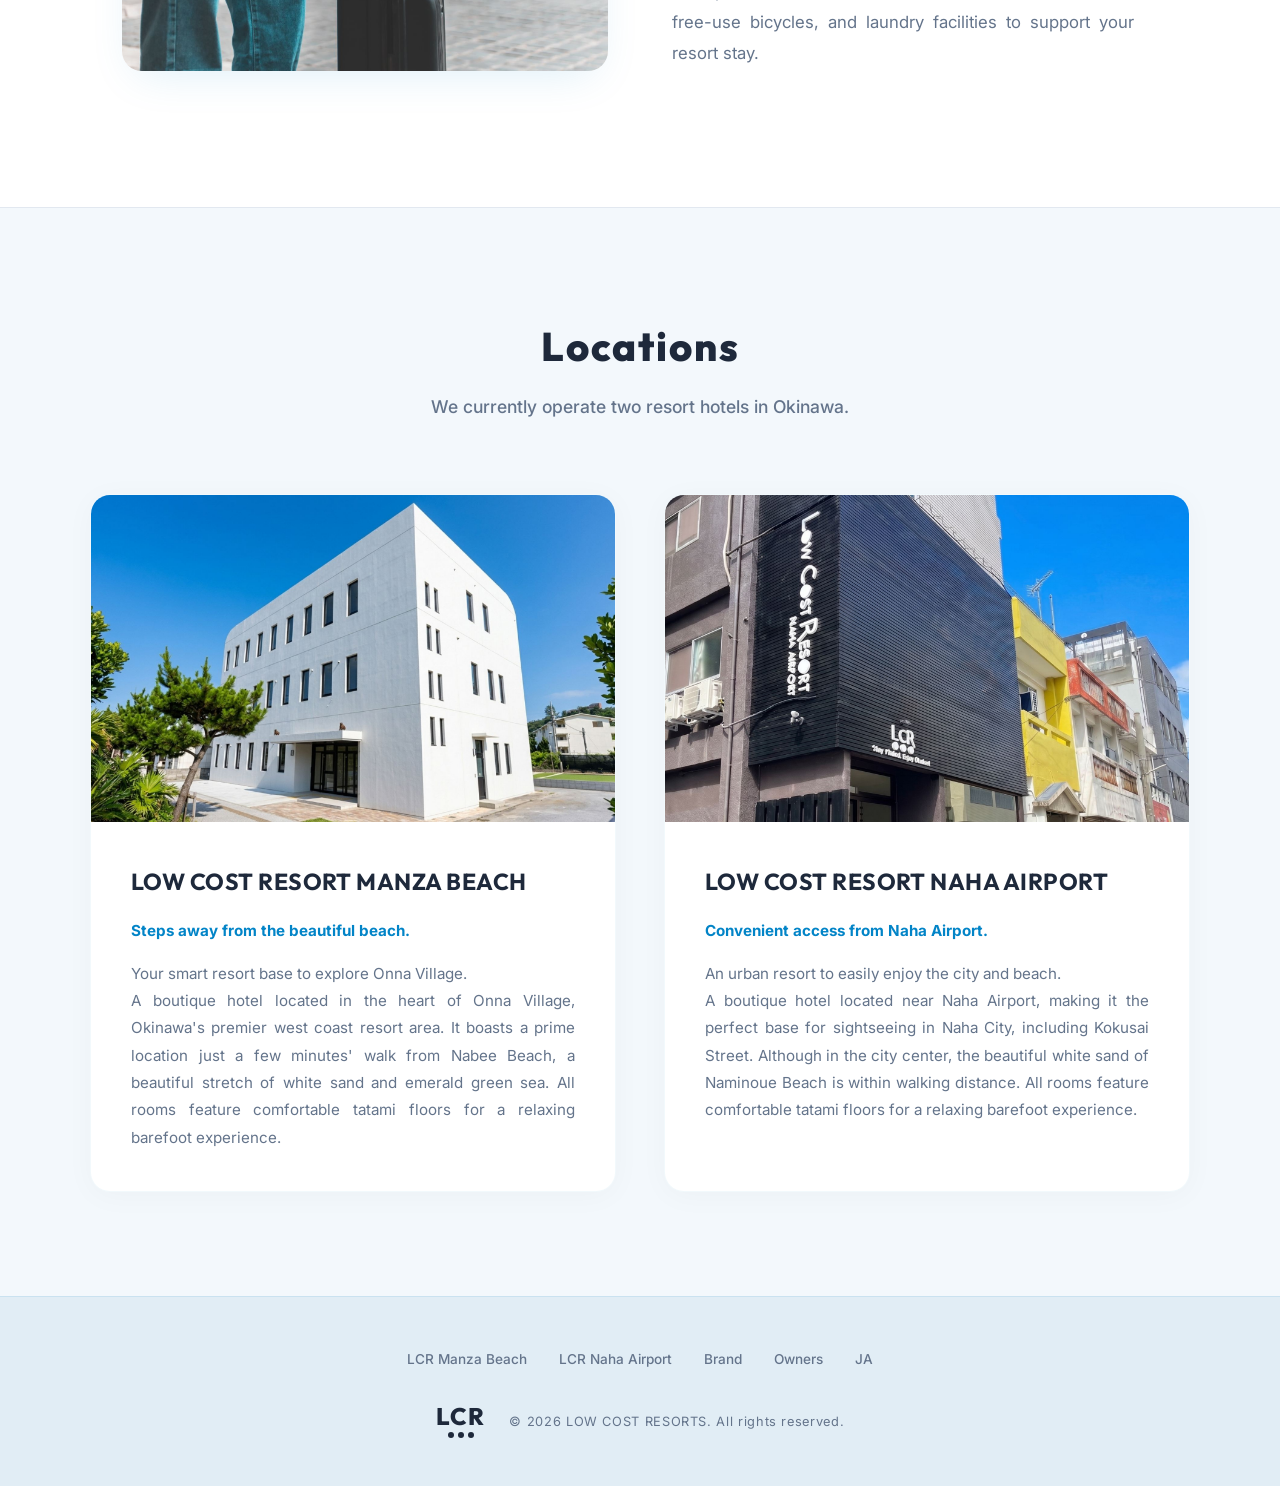
<file: en.html>
﻿<!DOCTYPE html>
<html lang="en">
<head>
    <meta charset="UTF-8">
    <meta name="viewport" content="width=device-width, initial-scale=1.0">
    <title>LOW COST RESORTS | Stay Minimal, Enjoy Maximal. | Okinawa</title>
    <meta name="description" content="Travel light and smart in Okinawa. LOW COST RESORTS offers comfortable, smart hotel stays at LCR Manza Beach in Onna Village and LCR Naha Airport near Naha Airport.">
    
    <!-- OGP Meta Tags -->
    <meta property="og:title" content="LOW COST RESORTS">
    <meta property="og:description" content="Stay Minimal, Enjoy Maximal. A smart and comfortable stay for your Okinawa trip.">
    <meta property="og:image" content="https://www.lowcostresort.jp/assets/images/booking-background.jpg">
    <meta property="og:url" content="https://www.lowcostresort.jp/en.html">
    <meta property="og:type" content="website">
    
    <!-- CSS Stylesheet -->
    <link rel="stylesheet" href="style.css">
    
    <!-- Favicon Links -->
    <link rel="icon" href="favicon.ico" type="image/x-icon">
    <link rel="icon" href="favicon.png" type="image/png">
    <link rel="apple-touch-icon" href="apple-touch-icon.png">
</head>
<body>

    <!-- Header / Sticky Navigation -->
    <header>
        <div class="nav-container">
            <a href="en.html" class="logo"><img src="assets/images/3.png" alt="Low Cost Resorts"></a>
            <button class="mobile-menu-btn" aria-label="Toggle Menu">
                <span></span>
                <span></span>
                <span></span>
            </button>
            <nav>
                <ul class="nav-menu">
                    <li><a href="#hero" class="nav-link">Brand</a></li>
                    <li><a href="manza/en.html" class="nav-link">LCR Manza Beach</a></li>
                    <li><a href="naha/en.html" class="nav-link">LCR Naha Airport</a></li>
                    <li><a href="owners/en.html" class="nav-link">Owners</a></li>
                    <li><a href="index.html" class="nav-link lang-switch">JA</a></li>
                </ul>
            </nav>
        </div>
    </header>

    <main>
        <!-- Hero Slideshow Section -->
        <section class="hero-slider-section" id="hero">
            <div class="slider-wrapper">
                <div class="slide">
                    <img fetchpriority="high" decoding="async" src="assets/images/slide01.jpg" alt="Stay Minimal, Enjoy Maximal OKINAWA - Beautiful Beach">
                </div>
                <div class="slide">
                    <img loading="lazy" decoding="async" src="assets/images/slide02.jpg" alt="Stay Minimal, Enjoy Maximal - Red Hibiscus">
                </div>
                <div class="slide">
                    <img loading="lazy" decoding="async" src="assets/images/slide03.jpg" alt="Stay Minimal, Enjoy Maximal - Shisa Guardian Lion">
                </div>
                <div class="slide">
                    <img loading="lazy" decoding="async" src="assets/images/slide04.jpg" alt="Stay Minimal, Enjoy Maximal - American Village Chatan">
                </div>
                <div class="slide">
                    <img loading="lazy" decoding="async" src="assets/images/slide05.jpg" alt="Stay Minimal, Enjoy Maximal - Yui Rail Monorail">
                </div>
            </div>
            
            <!-- Slideshow Arrows -->
            <button class="slider-arrow prev" aria-label="Previous Slide">&lsaquo;</button>
            <button class="slider-arrow next" aria-label="Next Slide">&rsaquo;</button>
            
            <!-- Slideshow Dots -->
            <div class="slider-dots"></div>
        </section>

        <!-- Concept & About Sections -->
        <div class="concept-about-container" id="brand">
            <!-- Concept Section -->
            <section class="section container fade-in-up" id="concept">
                <div class="row-item">
                    <div class="row-image-container">
                        <img loading="lazy" decoding="async" src="assets/images/8.jpg" alt="Relaxing by the pool">
                    </div>
                    <div class="row-content-container">
                        <span class="row-subtitle">OUR CONCEPT</span>
                        <h2 class="row-title">Stay Minimal, Enjoy Maximal.</h2>
                        <p class="row-desc">
                            Stay smart. Explore Okinawa with absolute freedom.<br>
                            Travel light and effortlessly, made possible by our cozy boutique size.<br>
                            We have carefully selected prime resort locations<br>
                            surrounded by the tropical breeze of Okinawa.
                        </p>
                    </div>
                </div>
            </section>

            <!-- About Section -->
            <section class="section container fade-in-up" id="about">
                <div class="row-item">
                    <div class="row-image-container">
                        <img loading="lazy" decoding="async" src="assets/images/9.jpg" alt="Traveling with a suitcase">
                    </div>
                    <div class="row-content-container">
                        <span class="row-subtitle">ABOUT BRAND</span>
                        <h2 class="row-title">About Low Cost Resorts</h2>
                        <p class="row-desc">
                            Travel light and smart, made possible by our boutique-scale hotels.<br>
                            Relax in our cozy rooms tailored to each location, and enjoy our premium<br>
                            free benefits such as 24-hour drink lounges, custom shampoo bars,<br>
                            free-use bicycles, and laundry facilities to support your resort stay.
                        </p>
                    </div>
                </div>
            </section>
        </div>

        <!-- Locations Section -->
        <section class="section location-section" id="locations">
            <div class="container">
                <div class="location-header fade-in-up">
                    <h2 class="location-section-title">Locations</h2>
                    <p class="location-section-subtitle">We currently operate two resort hotels in Okinawa.</p>
                </div>
                
                <div class="location-grid">
                    <!-- Manza Beach Card -->
                    <article class="location-card fade-in-up" id="manza-beach">
                        <div class="card-image-wrap">
                            <a href="manza/en.html"><img loading="lazy" decoding="async" src="assets/images/10.jpg" alt="LOW COST RESORT MANZA BEACH Exterior"></a>
                        </div>
                        <div class="card-body">
                            <h3 class="card-title"><a href="manza/en.html">LOW COST RESORT MANZA BEACH</a></h3>
                            <p class="card-subtitle">Steps away from the beautiful beach.</p>
                            <p class="card-desc">
                                Your smart resort base to explore Onna Village.<br>
                                A boutique hotel located in the heart of Onna Village, Okinawa's premier west coast resort area. It boasts a prime location just a few minutes' walk from Nabee Beach, a beautiful stretch of white sand and emerald green sea. All rooms feature comfortable tatami floors for a relaxing barefoot experience.
                            </p>
                        </div>
                    </article>
                    
                    <!-- Naha Airport Card -->
                    <article class="location-card fade-in-up" id="naha-airport">
                        <div class="card-image-wrap">
                            <a href="naha/en.html"><img loading="lazy" decoding="async" src="assets/images/11.jpg" alt="LOW COST RESORT NAHA AIRPORT Exterior"></a>
                        </div>
                        <div class="card-body">
                            <h3 class="card-title"><a href="naha/en.html">LOW COST RESORT NAHA AIRPORT</a></h3>
                            <p class="card-subtitle">Convenient access from Naha Airport.</p>
                            <p class="card-desc">
                                An urban resort to easily enjoy the city and beach.<br>
                                A boutique hotel located near Naha Airport, making it the perfect base for sightseeing in Naha City, including Kokusai Street. Although in the city center, the beautiful white sand of Naminoue Beach is within walking distance. All rooms feature comfortable tatami floors for a relaxing barefoot experience.
                            </p>
                        </div>
                    </article>
                </div>
            </div>
        </section>
    </main>

    <!-- Footer -->
    <footer>
        <ul class="footer-nav">
            <li><a href="manza/en.html">LCR Manza Beach</a></li>
            <li><a href="naha/en.html">LCR Naha Airport</a></li>
            <li><a href="#hero">Brand</a></li>
            <li><a href="owners/en.html">Owners</a></li>
            <li><a href="index.html" class="lang-switch">JA</a></li>
        </ul>
        <div class="footer-bottom-wrap">
            <div class="footer-logo">
                <div class="lcr-text">LCR</div>
                <div class="lcr-dots">
                    <span></span>
                    <span></span>
                    <span></span>
                </div>
            </div>
            <p class="copyright">&copy; 2026 LOW COST RESORTS. All rights reserved.</p>
        </div>
    </footer>

    <!-- JavaScript logic -->
    <script src="script.js"></script>
</body>
</html>
</file>
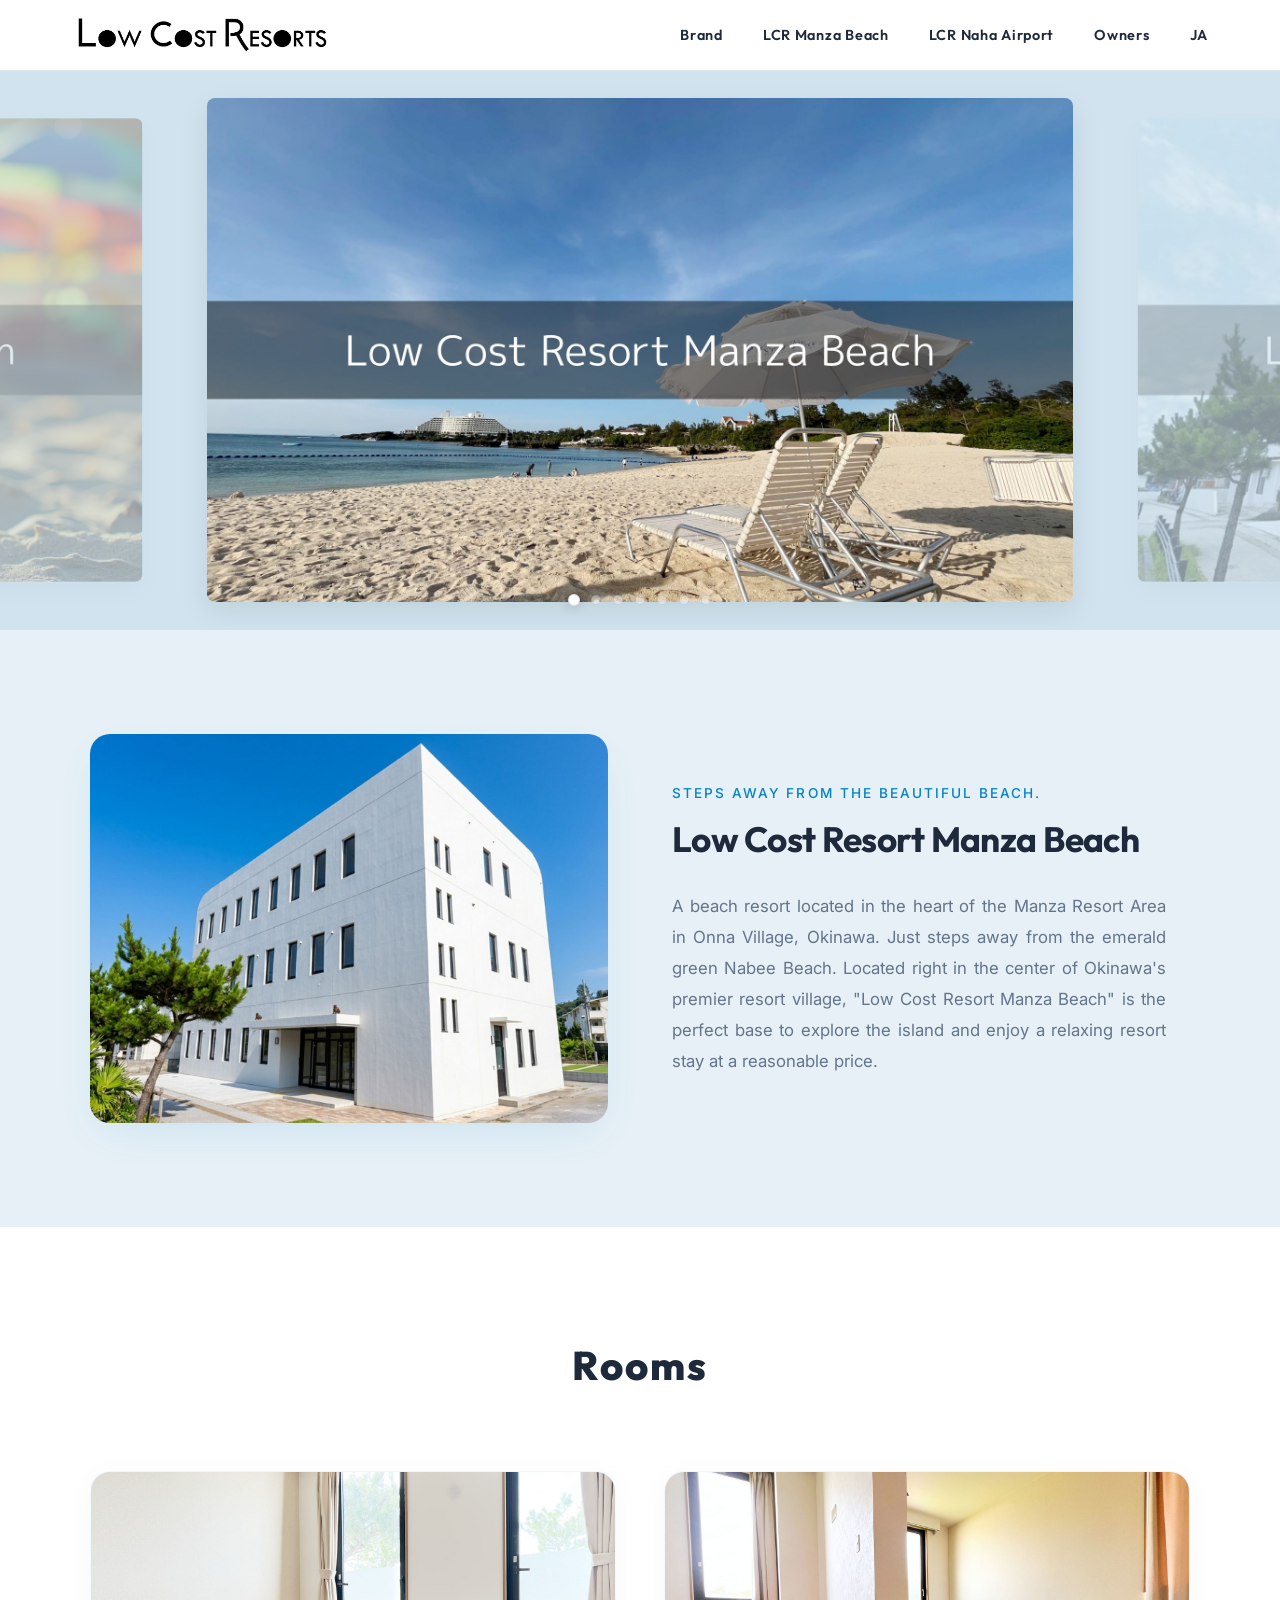
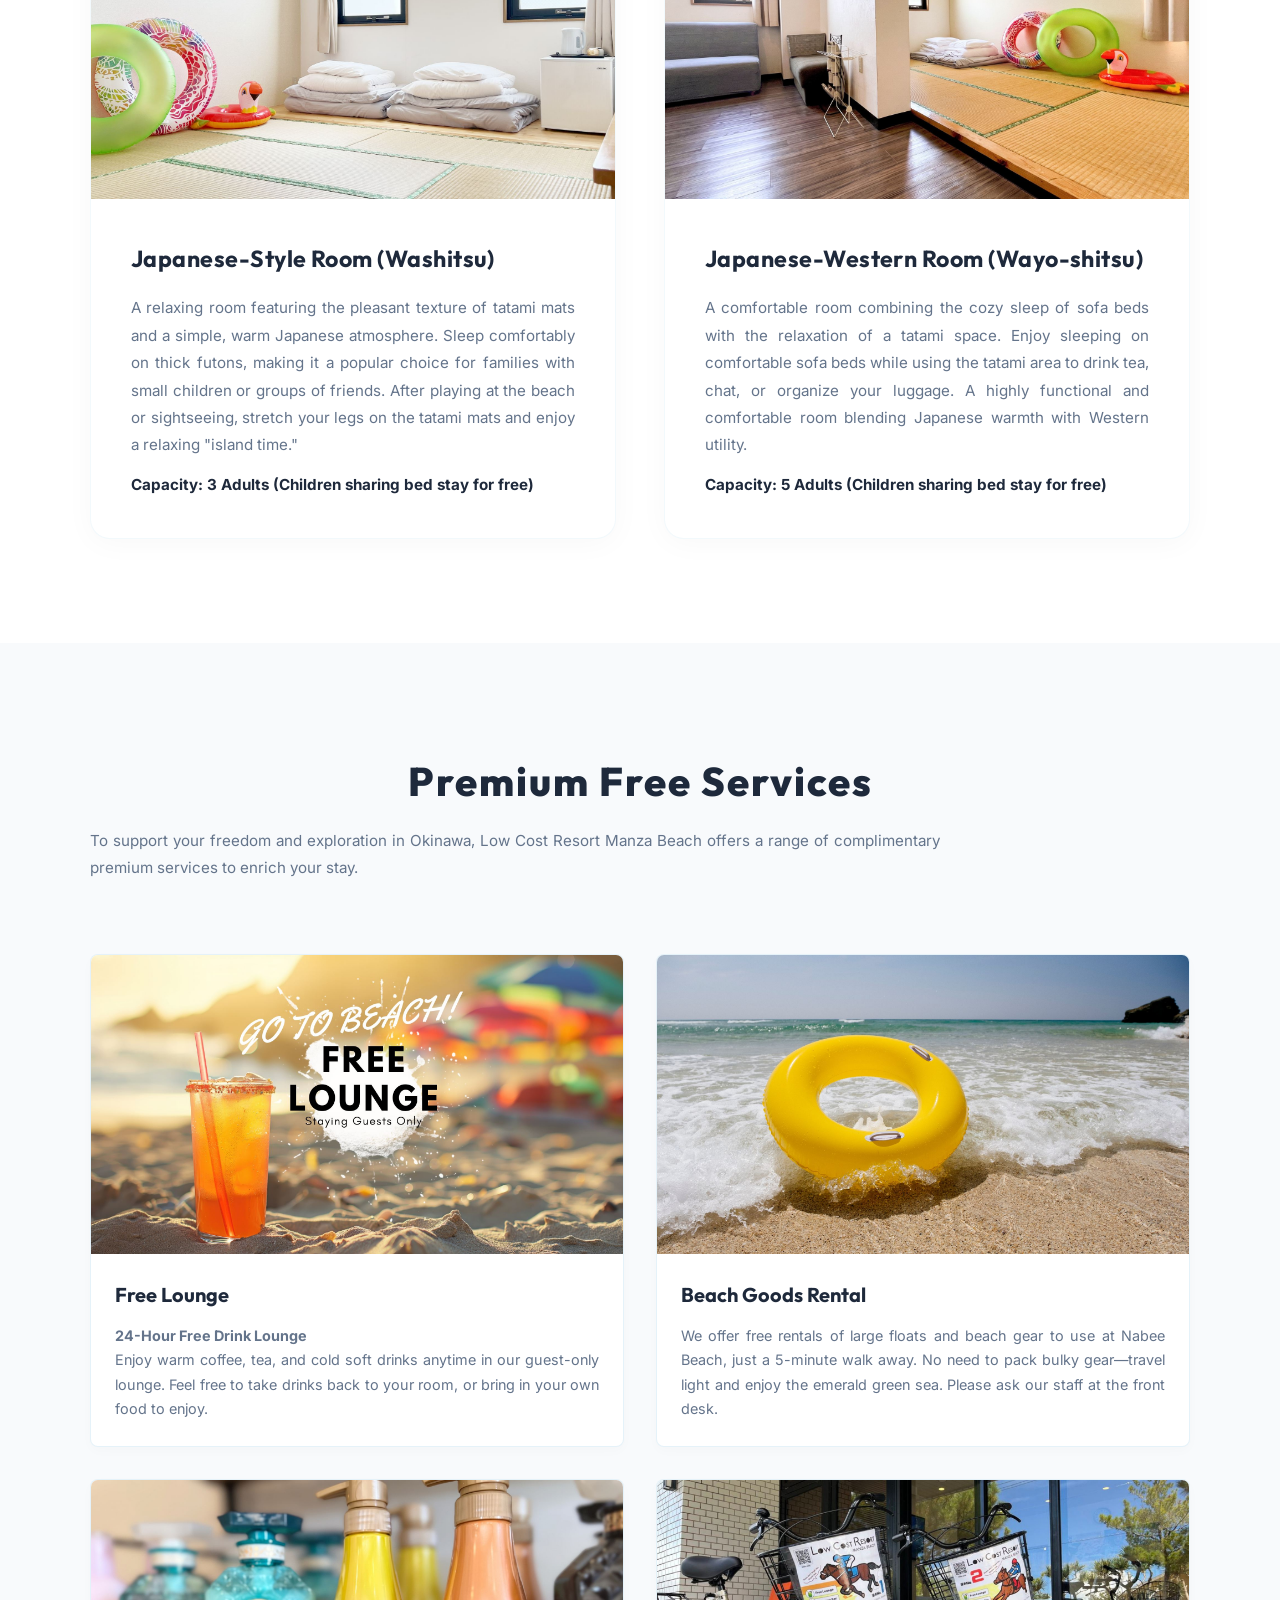
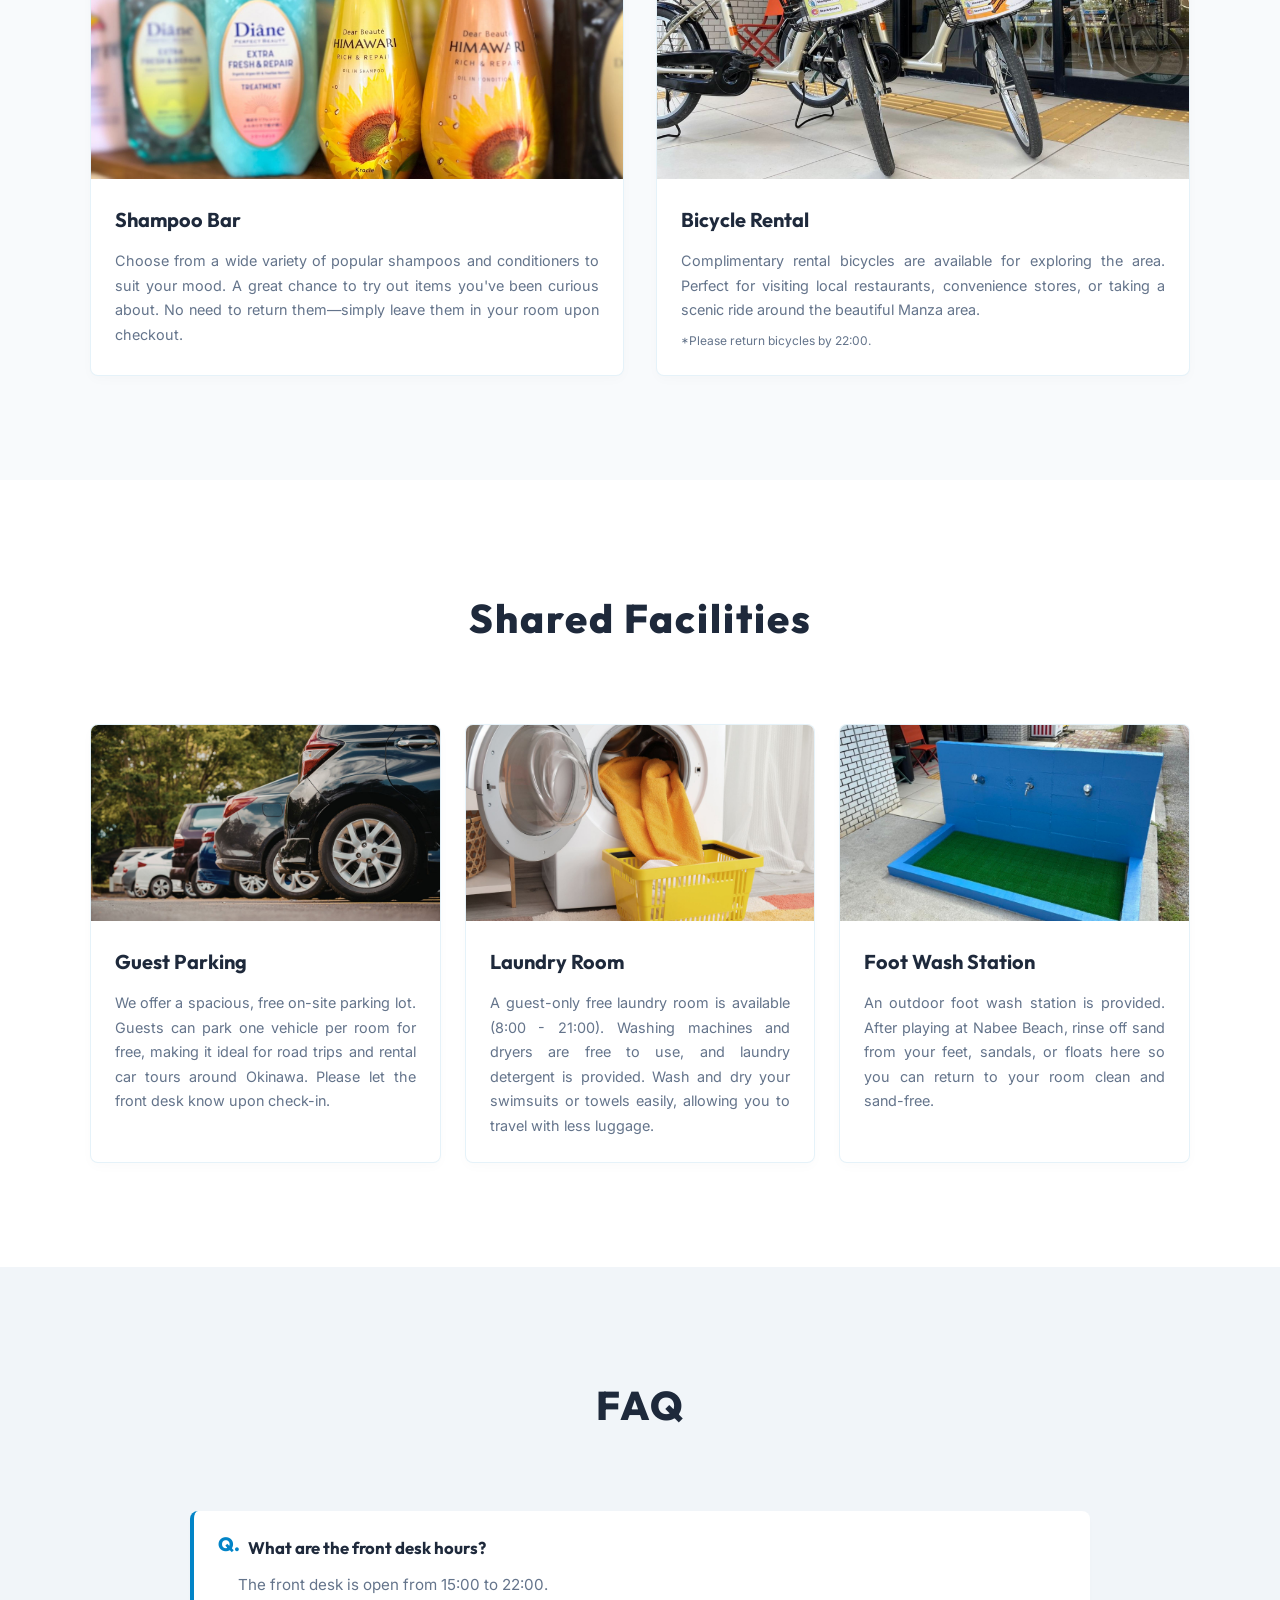
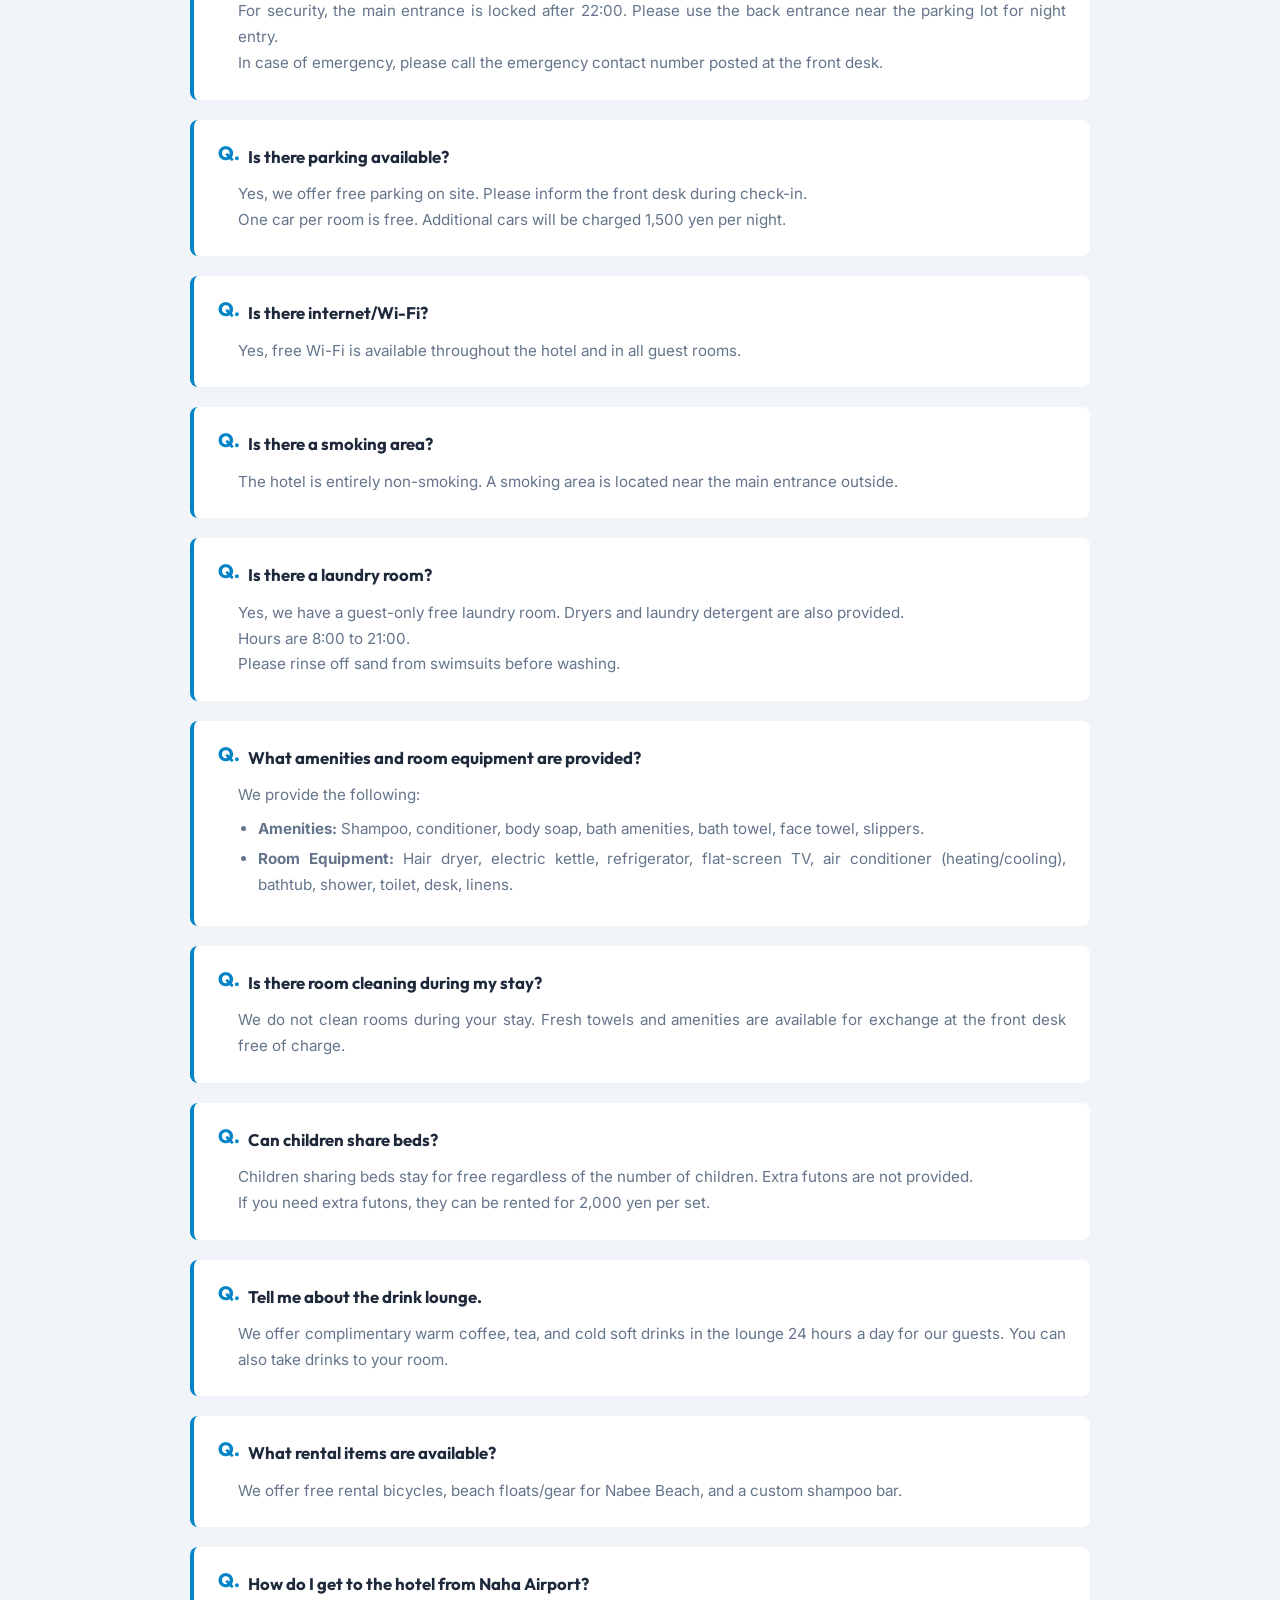
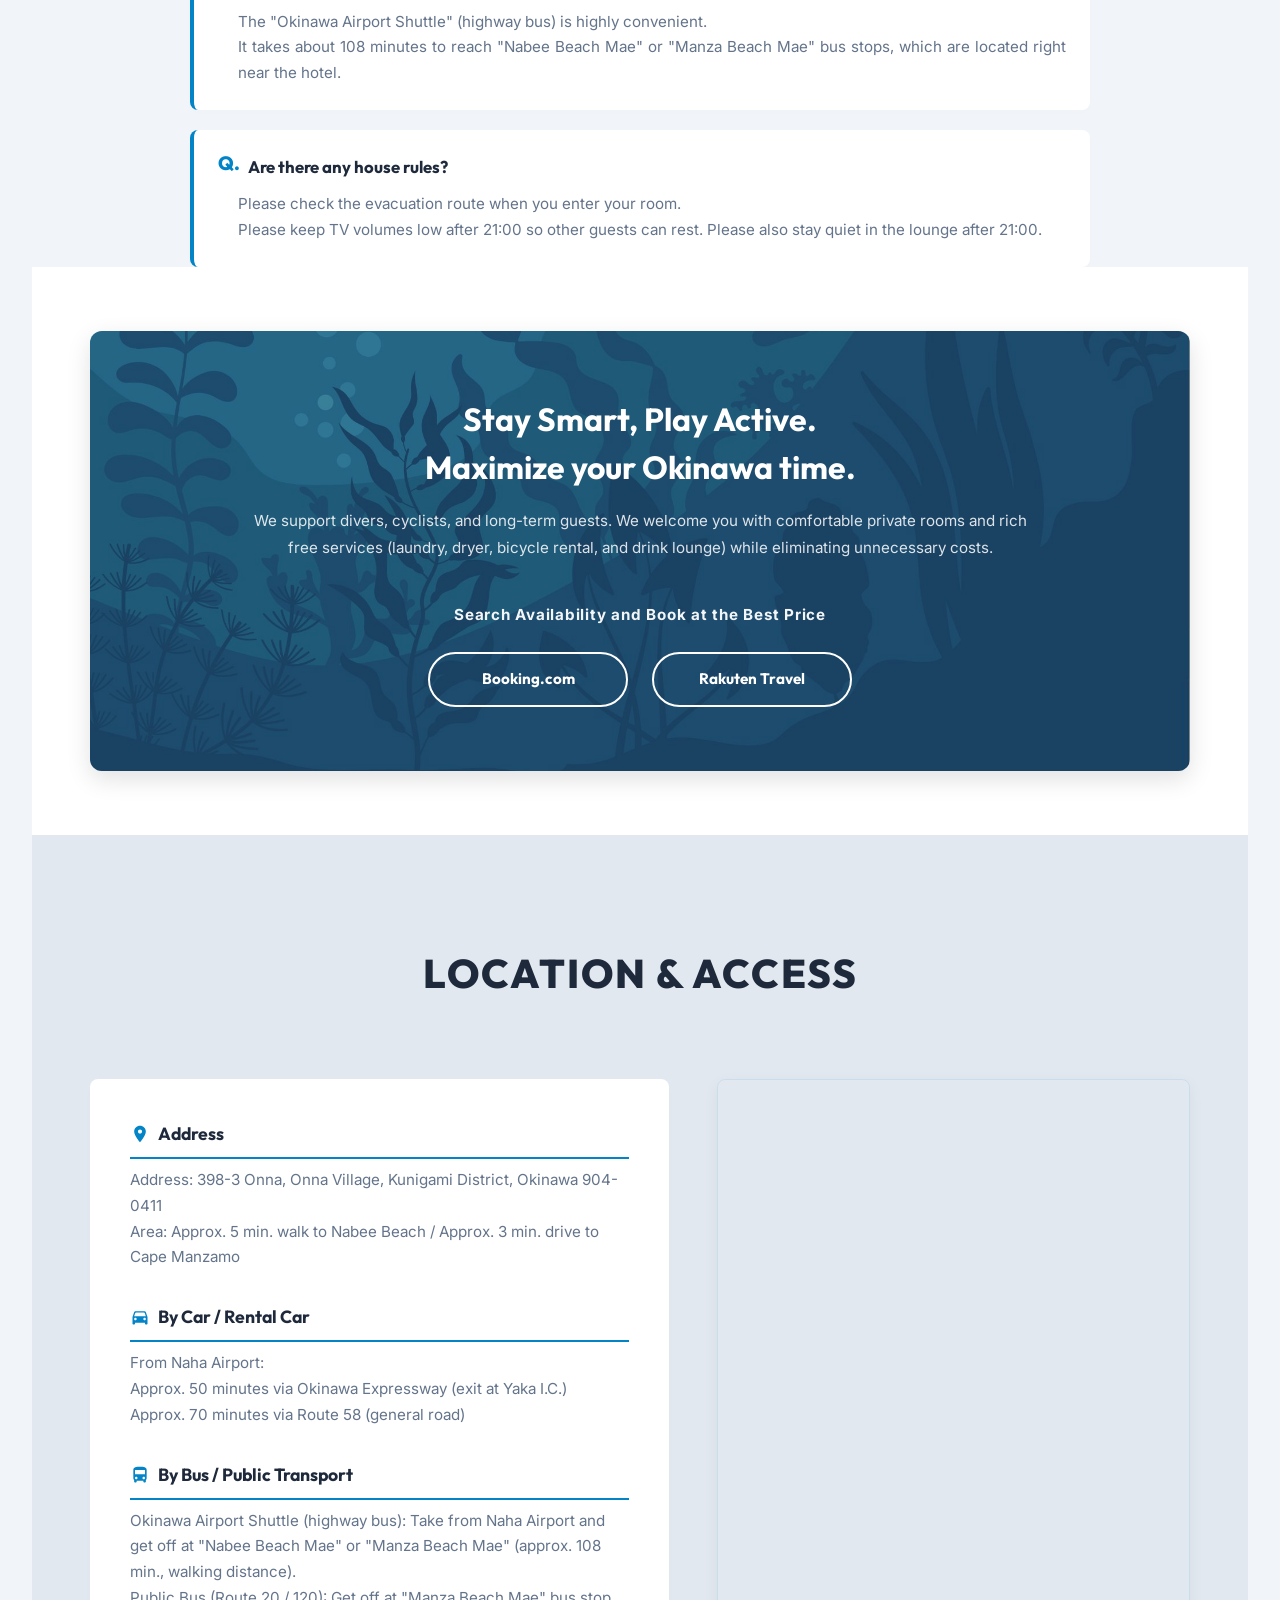
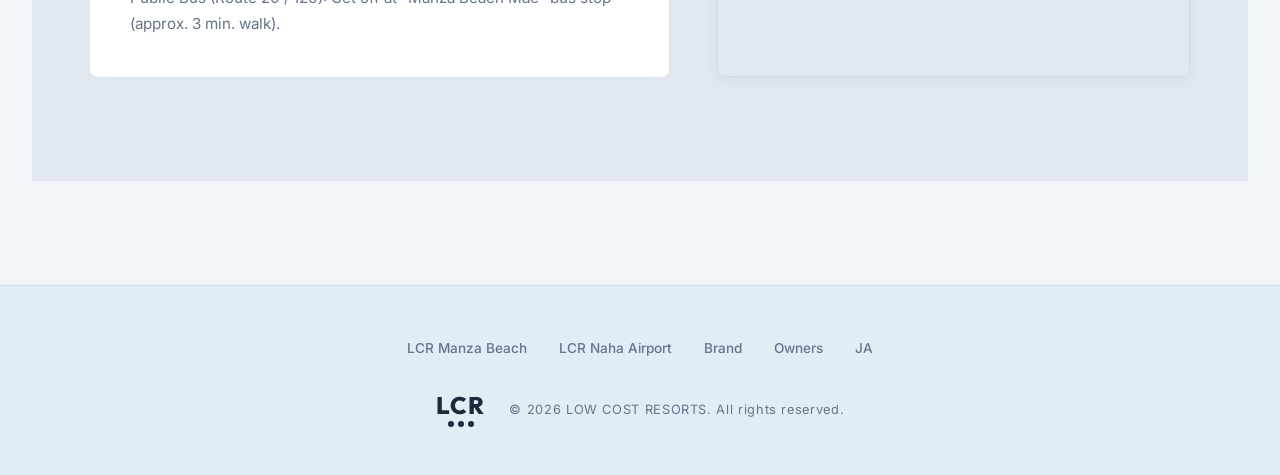
<file: manza/en.html>
﻿<!DOCTYPE html>
<html lang="en">
<head>
    <meta charset="UTF-8">
    <meta name="viewport" content="width=device-width, initial-scale=1.0">
    <title>LOW COST RESORT MANZA BEACH | Japanese-Style Hotel 5 Mins Walk to Nabee Beach Onna</title>
    <meta name="description" content="Just a 5-minute walk to the emerald green Nabee Beach in Onna, Okinawa! Low Cost Resort Manza Beach features cozy tatami rooms and rich free perks (free parking, lounge, shampoo bar, and free laundry).">
    
    <!-- OGP Meta Tags -->
    <meta property="og:title" content="LOW COST RESORT MANZA BEACH | Tatami Resort in Onna">
    <meta property="og:description" content="5 mins walk to Nabee Beach! Enjoy free parking, lounge, laundry, and rich complimentary benefits during your stay.">
    <meta property="og:image" content="https://www.lowcostresort.jp/manza/images/slide01.jpg">
    <meta property="og:url" content="https://www.lowcostresort.jp/manza/en.html">
    <meta property="og:type" content="website">
    <meta property="og:site_name" content="LOW COST RESORTS">
    
    <!-- CSS Stylesheet -->
    <link rel="stylesheet" href="../style.css">
    
    <!-- Favicon Links -->
    <link rel="icon" href="../favicon.ico" type="image/x-icon">
    <link rel="icon" href="../favicon.png" type="image/png">
    <link rel="apple-touch-icon" href="../apple-touch-icon.png">
    <!-- Hotel JSON-LD Structured Data -->
    <script type="application/ld+json">
    {
      "@context": "https://schema.org",
      "@type": "Hotel",
      "name": "LOW COST RESORT MANZA BEACH",
      "description": "A boutique hotel located in the center of Onna Village, Okinawa's premier beach resort area. Steps away from the emerald green Nabee Beach. All rooms feature comfortable tatami floors, and guest-only free perks (24h free lounge, shampoo bar, laundry with dryer, guest parking, beach floats, and rental bicycles) are available.",
      "address": {
        "@type": "PostalAddress",
        "streetAddress": "398-3 Onna",
        "addressLocality": "Onna Village, Kunigami District",
        "addressRegion": "Okinawa",
        "postalCode": "904-0411",
        "addressCountry": "JP"
      },
      "url": "https://www.lowcostresort.jp/manza/en.html",
      "image": "https://www.lowcostresort.jp/assets/images/10.jpg",
      "checkinTime": "15:00:00",
      "checkoutTime": "10:00:00",
      "amenityFeature": [
        { "@type": "LocationFeatureSpecification", "name": "Free Wi-Fi", "value": true },
        { "@type": "LocationFeatureSpecification", "name": "Free Parking", "value": true },
        { "@type": "LocationFeatureSpecification", "name": "24h Free Lounge", "value": true },
        { "@type": "LocationFeatureSpecification", "name": "Shampoo Bar", "value": true },
        { "@type": "LocationFeatureSpecification", "name": "Free Laundry & Dryer", "value": true },
        { "@type": "LocationFeatureSpecification", "name": "Free Bicycle Rental", "value": true },
        { "@type": "LocationFeatureSpecification", "name": "Free Beach Goods Rental", "value": true }
      ]
    }
    </script>
    
    <!-- FAQ JSON-LD Structured Data -->
    <script type="application/ld+json">
    {
      "@context": "https://schema.org",
      "@type": "FAQPage",
      "mainEntity": [
        {
          "@type": "Question",
          "name": "What are the front desk hours?",
          "acceptedAnswer": {
            "@type": "Answer",
            "text": "The front desk is open from 15:00 to 22:00. For security, the main entrance is locked after 22:00. Please use the back entrance near the parking lot for night entry."
          }
        },
        {
          "@type": "Question",
          "name": "Is there parking available?",
          "acceptedAnswer": {
            "@type": "Answer",
            "text": "Yes, we offer free parking on site. One car per room is free. Please inform the front desk during check-in."
          }
        },
        {
          "@type": "Question",
          "name": "Is there a laundry room?",
          "acceptedAnswer": {
            "@type": "Answer",
            "text": "Yes, we have a guest-only free laundry room. Both washing machines and dryers are free of charge, and laundry detergent is provided. Hours are 8:00 to 21:00."
          }
        },
        {
          "@type": "Question",
          "name": "Can children share beds?",
          "acceptedAnswer": {
            "@type": "Answer",
            "text": "Children sharing beds stay for free regardless of the number of children. Extra futons are not provided. If you need extra futons, they can be rented for 2,000 yen per set."
          }
        }
      ]
    }
    </script>
    
    <!-- Custom Styles for Manza Beach Page -->
    <style>
        /* Section styling */
        .manza-intro-section {
            background-color: #E6F0F6; /* Soft sky blue */
        }
        
        .services-section {
            background-color: #F8FAFC; /* Warm light gray */
        }
        
        /* Grids for services and facilities */
        .section-subtitle-text {
            font-size: 0.95rem;
            color: var(--text-muted);
            line-height: 1.8;
            margin-bottom: 2.5rem;
            max-width: 850px;
            text-align: justify;
        }
        
        .services-grid {
            display: grid;
            grid-template-columns: repeat(2, 1fr);
            gap: 2rem;
        }
        
        .facilities-grid {
            display: grid;
            grid-template-columns: repeat(3, 1fr);
            gap: 1.5rem;
        }
        
        /* Service & Facility cards styling */
        .premium-card {
            background: #ffffff;
            border: 1px solid rgba(2, 132, 199, 0.1);
            border-radius: 8px;
            overflow: hidden;
            box-shadow: 0 4px 12px rgba(0, 0, 0, 0.02);
            transition: var(--transition);
            display: flex;
            flex-direction: column;
        }
        
        .premium-card:hover {
            transform: translateY(-4px);
            box-shadow: 0 12px 24px rgba(2, 132, 199, 0.06);
        }
        
        .premium-card-image {
            width: 100%;
            aspect-ratio: 16 / 9;
            overflow: hidden;
            position: relative;
        }
        
        .premium-card-image img {
            width: 100%;
            height: 100%;
            object-fit: cover;
            transition: var(--transition);
        }
        
        .premium-card:hover .premium-card-image img {
            transform: scale(1.03);
        }
        
        .premium-card-body {
            padding: 1.5rem;
            flex-grow: 1;
            display: flex;
            flex-direction: column;
            gap: 0.75rem;
        }
        
        .premium-card-title {
            font-family: var(--font-heading);
            font-size: 1.25rem;
            font-weight: 700;
            color: var(--text-main);
        }
        
        .premium-card-desc {
            font-size: 0.9rem;
            color: var(--text-muted);
            line-height: 1.7;
            text-align: justify;
        }
        
        /* FAQ styling */
        .faq-section {
            background-color: #F1F5F9; /* Slate gray-blue background */
        }
        
        .faq-list {
            max-width: 900px;
            margin: 0 auto;
            display: flex;
            flex-direction: column;
            gap: 1.25rem;
        }
        
        .faq-item {
            background: #ffffff;
            border-radius: 8px;
            box-shadow: 0 2px 8px rgba(0, 0, 0, 0.01);
            padding: 1.5rem;
            border-left: 4px solid var(--primary);
        }
        
        .faq-q {
            font-family: var(--font-heading);
            font-size: 1.05rem;
            font-weight: 700;
            color: var(--text-main);
            margin-bottom: 0.75rem;
            display: flex;
            align-items: flex-start;
            gap: 0.5rem;
            line-height: 1.5;
        }
        
        .faq-q span.q-prefix {
            color: var(--primary);
            font-size: 1.2rem;
            font-weight: 800;
            line-height: 1;
        }
        
        .faq-a {
            font-size: 0.95rem;
            color: var(--text-muted);
            line-height: 1.7;
            padding-left: 1.25rem;
            text-align: justify;
        }
        
        .faq-a ul {
            margin-top: 0.5rem;
            padding-left: 1.25rem;
            list-style-type: disc;
        }
        
        .faq-a li {
            margin-bottom: 0.25rem;
        }
        
        /* Access section styling */
        .access-section {
            background-color: #E2E8F0; /* Beachy blue-gray */
        }
        
        .access-grid {
            display: grid;
            grid-template-columns: 1.1fr 0.9fr;
            gap: 3rem;
            align-items: stretch;
        }
        
        .access-info-column {
            display: flex;
            flex-direction: column;
            gap: 2rem;
            background: #ffffff;
            padding: 2.5rem;
            border-radius: 8px;
            box-shadow: 0 4px 15px rgba(0, 0, 0, 0.01);
        }
        
        .info-group {
            display: flex;
            flex-direction: column;
            gap: 0.5rem;
        }
        
        .info-group-title {
            font-family: var(--font-heading);
            font-size: 1.1rem;
            font-weight: 700;
            color: var(--text-main);
            display: flex;
            align-items: center;
            gap: 0.5rem;
            border-bottom: 2px solid var(--primary);
            padding-bottom: 0.5rem;
        }
        
        .info-group-title svg {
            width: 20px;
            height: 20px;
            fill: var(--primary);
        }
        
        .info-group-content {
            font-size: 0.95rem;
            color: var(--text-muted);
            line-height: 1.7;
        }
        
        .access-map-column {
            width: 100%;
            min-height: 400px;
            border-radius: 8px;
            overflow: hidden;
            box-shadow: 0 4px 15px rgba(0, 0, 0, 0.05);
            border: 1px solid rgba(2, 132, 199, 0.1);
        }
        
        .access-map-column iframe {
            width: 100%;
            height: 100%;
            border: none;
        }
        
        /* Responsive adjustments */
        @media (max-width: 992px) {
            .services-grid {
                grid-template-columns: 1fr;
            }
            .facilities-grid {
                grid-template-columns: repeat(2, 1fr);
            }
            .access-grid {
                grid-template-columns: 1fr;
                gap: 2rem;
            }
        }
        
        @media (max-width: 768px) {
            .facilities-grid {
                grid-template-columns: 1fr;
            }
            .access-info-column {
                padding: 1.5rem;
            }
        }
    </style>
</head>
<body>

    <!-- Header / Sticky Navigation -->
    <header>
        <div class="nav-container">
            <a href="../en.html" class="logo"><img src="../assets/images/3.png" alt="Low Cost Resorts"></a>
            <button class="mobile-menu-btn" aria-label="Toggle Menu">
                <span></span>
                <span></span>
                <span></span>
            </button>
            <nav>
                <ul class="nav-menu">
                    <li><a href="../en.html" class="nav-link">Brand</a></li>
                    <li><a href="#hero" class="nav-link">LCR Manza Beach</a></li>
                    <li><a href="../naha/en.html" class="nav-link">LCR Naha Airport</a></li>
                    <li><a href="../owners/en.html" class="nav-link">Owners</a></li>
                    <li><a href="index.html" class="nav-link lang-switch">JA</a></li>
                </ul>
            </nav>
        </div>
    </header>

    <main>
        <!-- Hero Slideshow Section (Uses local Manza slide images) -->
        <section class="hero-slider-section" id="hero">
            <div class="slider-wrapper">
                <div class="slide">
                    <img src="images/Manza-slide01.jpg" alt="Low Cost Resort Manza Beach - Beautiful Nabee Beach with white parasol" fetchpriority="high" decoding="async">
                </div>
                <div class="slide">
                    <img src="images/Manza-slide02.jpg" alt="Low Cost Resort Manza Beach - Hotel exterior" loading="lazy" decoding="async">
                </div>
                <div class="slide">
                    <img src="images/Manza-slide03.jpg" alt="Low Cost Resort Manza Beach - Wooden beach swing" loading="lazy" decoding="async">
                </div>
                <div class="slide">
                    <img src="images/Manza-slide04.jpg" alt="Low Cost Resort Manza Beach - Japanese room with futons and swim rings" loading="lazy" decoding="async">
                </div>
                <div class="slide">
                    <img src="images/Manza-slide05.jpg" alt="Low Cost Resort Manza Beach - Tropical sunset cocktail on the beach" loading="lazy" decoding="async">
                </div>
                <div class="slide">
                    <img src="images/Manza-slide06.jpg" alt="Low Cost Resort Manza Beach - Bright and open tatami guest room" loading="lazy" decoding="async">
                </div>
                <div class="slide">
                    <img src="images/Manza-slide07.jpg" alt="Low Cost Resort Manza Beach - Spacious Japanese-Western room with sofa" loading="lazy" decoding="async">
                </div>
            </div>
            
            <!-- Slideshow Arrows -->
            <button class="slider-arrow prev" aria-label="Previous Slide">&lsaquo;</button>
            <button class="slider-arrow next" aria-label="Next Slide">&rsaquo;</button>
            
            <!-- Slideshow Dots -->
            <div class="slider-dots"></div>
        </section>

        <!-- Intro Section (Left: Exterior photo / Right: Description) -->
        <section class="section manza-intro-section" id="intro">
            <div class="container fade-in-up">
                <div class="row-item">
                    <div class="row-image-container">
                        <img loading="lazy" decoding="async" src="../assets/images/10.jpg" alt="LOW COST RESORT MANZA BEACH Exterior">
                    </div>
                    <div class="row-content-container">
                        <span class="row-subtitle">Steps away from the beautiful beach.</span>
                        <h2 class="row-title">Low Cost Resort Manza Beach</h2>
                        <p class="row-desc">
                            A beach resort located in the heart of the Manza Resort Area in Onna Village, Okinawa. Just steps away from the emerald green Nabee Beach. Located right in the center of Okinawa's premier resort village, "Low Cost Resort Manza Beach" is the perfect base to explore the island and enjoy a relaxing resort stay at a reasonable price.
                        </p>
                    </div>
                </div>
            </div>
        </section>

        <!-- Rooms Section (和室 / 和洋室) -->
        <section class="section rooms-section" id="rooms">
            <div class="container">
                <div class="location-header fade-in-up">
                    <h2 class="location-section-title">Rooms</h2>
                </div>
                
                <div class="location-grid">
                    <!-- Room 1 -->
                    <article class="location-card fade-in-up">
                        <div class="card-image-wrap">
                            <img loading="lazy" decoding="async" src="images/washitsu.jpg" alt="Japanese-Style Room Interior">
                        </div>
                        <div class="card-body">
                            <h3 class="card-title">Japanese-Style Room (Washitsu)</h3>
                            <p class="card-desc">
                                A relaxing room featuring the pleasant texture of tatami mats and a simple, warm Japanese atmosphere. Sleep comfortably on thick futons, making it a popular choice for families with small children or groups of friends. After playing at the beach or sightseeing, stretch your legs on the tatami mats and enjoy a relaxing "island time."<br>
                                <strong style="display: block; margin-top: 0.75rem; color: var(--text-main);">Capacity: 3 Adults (Children sharing bed stay for free)</strong>
                            </p>
                        </div>
                    </article>
                    
                    <!-- Room 2 -->
                    <article class="location-card fade-in-up">
                        <div class="card-image-wrap">
                            <img loading="lazy" decoding="async" src="images/wayo-shitsu.jpg" alt="Japanese-Western Room Interior">
                        </div>
                        <div class="card-body">
                            <h3 class="card-title">Japanese-Western Room (Wayo-shitsu)</h3>
                            <p class="card-desc">
                                A comfortable room combining the cozy sleep of sofa beds with the relaxation of a tatami space. Enjoy sleeping on comfortable sofa beds while using the tatami area to drink tea, chat, or organize your luggage. A highly functional and comfortable room blending Japanese warmth with Western utility.<br>
                                <strong style="display: block; margin-top: 0.75rem; color: var(--text-main);">Capacity: 5 Adults (Children sharing bed stay for free)</strong>
                            </p>
                        </div>
                    </article>
                </div>
            </div>
        </section>

        <!-- Free Services Section (フリーラウンジ / ビーチグッズ / シャンプーバー / レンタサイクル) -->
        <section class="section services-section" id="services">
            <div class="container">
                <div class="location-header fade-in-up">
                    <h2 class="location-section-title">Premium Free Services</h2>
                    <p class="section-subtitle-text">
                        To support your freedom and exploration in Okinawa, Low Cost Resort Manza Beach offers a range of complimentary premium services to enrich your stay.
                    </p>
                </div>
                
                <div class="services-grid">
                    <!-- Service 1 -->
                    <div class="premium-card fade-in-up">
                        <div class="premium-card-image">
                            <img loading="lazy" decoding="async" src="images/freelounge.jpg" alt="Free Lounge">
                        </div>
                        <div class="premium-card-body">
                            <h3 class="premium-card-title">Free Lounge</h3>
                            <p class="premium-card-desc">
                                <strong>24-Hour Free Drink Lounge</strong><br>
                                Enjoy warm coffee, tea, and cold soft drinks anytime in our guest-only lounge. Feel free to take drinks back to your room, or bring in your own food to enjoy.
                            </p>
                        </div>
                    </div>
                    
                    <!-- Service 2 -->
                    <div class="premium-card fade-in-up">
                        <div class="premium-card-image">
                            <img loading="lazy" decoding="async" src="images/beachgoods.jpg" alt="Beach Goods Rental">
                        </div>
                        <div class="premium-card-body">
                            <h3 class="premium-card-title">Beach Goods Rental</h3>
                            <p class="premium-card-desc">
                                We offer free rentals of large floats and beach gear to use at Nabee Beach, just a 5-minute walk away. No need to pack bulky gear—travel light and enjoy the emerald green sea. Please ask our staff at the front desk.
                            </p>
                        </div>
                    </div>
                    
                    <!-- Service 3 -->
                    <div class="premium-card fade-in-up">
                        <div class="premium-card-image">
                            <img loading="lazy" decoding="async" src="images/shampoobar.jpg" alt="Shampoo Bar">
                        </div>
                        <div class="premium-card-body">
                            <h3 class="premium-card-title">Shampoo Bar</h3>
                            <p class="premium-card-desc">
                                Choose from a wide variety of popular shampoos and conditioners to suit your mood. A great chance to try out items you've been curious about. No need to return them—simply leave them in your room upon checkout.
                            </p>
                        </div>
                    </div>
                    
                    <!-- Service 4 -->
                    <div class="premium-card fade-in-up">
                        <div class="premium-card-image">
                            <img loading="lazy" decoding="async" src="images/rentacycle.jpg" alt="Bicycle Rental">
                        </div>
                        <div class="premium-card-body">
                            <h3 class="premium-card-title">Bicycle Rental</h3>
                            <p class="premium-card-desc">
                                Complimentary rental bicycles are available for exploring the area. Perfect for visiting local restaurants, convenience stores, or taking a scenic ride around the beautiful Manza area.<br>
                                <small style="display: block; margin-top: 0.5rem; color: var(--text-muted);">*Please return bicycles by 22:00.</small>
                            </p>
                        </div>
                    </div>
                </div>
            </div>
        </section>

        <!-- Facilities Section (駐車場 / ランドリー / 足洗い場) -->
        <section class="section facilities-section" id="facilities">
            <div class="container">
                <div class="location-header fade-in-up">
                    <h2 class="location-section-title">Shared Facilities</h2>
                </div>
                
                <div class="facilities-grid">
                    <!-- Facility 1 -->
                    <div class="premium-card fade-in-up">
                        <div class="premium-card-image">
                            <img loading="lazy" decoding="async" src="images/parking.jpg" alt="Guest Parking">
                        </div>
                        <div class="premium-card-body">
                            <h3 class="premium-card-title">Guest Parking</h3>
                            <p class="premium-card-desc">
                                We offer a spacious, free on-site parking lot. Guests can park one vehicle per room for free, making it ideal for road trips and rental car tours around Okinawa. Please let the front desk know upon check-in.
                            </p>
                        </div>
                    </div>
                    
                    <!-- Facility 2 -->
                    <div class="premium-card fade-in-up">
                        <div class="premium-card-image">
                            <img loading="lazy" decoding="async" src="images/guestlaundry.jpg" alt="Laundry Room">
                        </div>
                        <div class="premium-card-body">
                            <h3 class="premium-card-title">Laundry Room</h3>
                            <p class="premium-card-desc">
                                A guest-only free laundry room is available (8:00 - 21:00). Washing machines and dryers are free to use, and laundry detergent is provided. Wash and dry your swimsuits or towels easily, allowing you to travel with less luggage.
                            </p>
                        </div>
                    </div>
                    
                    <!-- Facility 3 -->
                    <div class="premium-card fade-in-up">
                        <div class="premium-card-image">
                            <img loading="lazy" decoding="async" src="images/footwash.jpg" alt="Foot Wash Station">
                        </div>
                        <div class="premium-card-body">
                            <h3 class="premium-card-title">Foot Wash Station</h3>
                            <p class="premium-card-desc">
                                An outdoor foot wash station is provided. After playing at Nabee Beach, rinse off sand from your feet, sandals, or floats here so you can return to your room clean and sand-free.
                            </p>
                        </div>
                    </div>
                </div>
            </div>
        </section>

        <!-- FAQ Section (よくある質問 - 12問) -->
        <section class="section faq-section" id="faq">
            <div class="container">
                <div class="location-header fade-in-up">
                    <h2 class="location-section-title">FAQ</h2>
                </div>
                
                <div class="faq-list">
                    <!-- Q1 -->
                    <div class="faq-item fade-in-up">
                        <div class="faq-q"><span class="q-prefix">Q.</span>What are the front desk hours?</div>
                        <div class="faq-a">
                            The front desk is open from 15:00 to 22:00.<br>
                            For security, the main entrance is locked after 22:00. Please use the back entrance near the parking lot for night entry.<br>
                            In case of emergency, please call the emergency contact number posted at the front desk.
                        </div>
                    </div>

                    <!-- Q2 -->
                    <div class="faq-item fade-in-up">
                        <div class="faq-q"><span class="q-prefix">Q.</span>Is there parking available?</div>
                        <div class="faq-a">
                            Yes, we offer free parking on site. Please inform the front desk during check-in.<br>
                            One car per room is free. Additional cars will be charged 1,500 yen per night.
                        </div>
                    </div>

                    <!-- Q3 -->
                    <div class="faq-item fade-in-up">
                        <div class="faq-q"><span class="q-prefix">Q.</span>Is there internet/Wi-Fi?</div>
                        <div class="faq-a">
                            Yes, free Wi-Fi is available throughout the hotel and in all guest rooms.
                        </div>
                    </div>

                    <!-- Q4 -->
                    <div class="faq-item fade-in-up">
                        <div class="faq-q"><span class="q-prefix">Q.</span>Is there a smoking area?</div>
                        <div class="faq-a">
                            The hotel is entirely non-smoking. A smoking area is located near the main entrance outside.
                        </div>
                    </div>

                    <!-- Q5 -->
                    <div class="faq-item fade-in-up">
                        <div class="faq-q"><span class="q-prefix">Q.</span>Is there a laundry room?</div>
                        <div class="faq-a">
                            Yes, we have a guest-only free laundry room. Dryers and laundry detergent are also provided.<br>
                            Hours are 8:00 to 21:00.<br>
                            Please rinse off sand from swimsuits before washing.
                        </div>
                    </div>

                    <!-- Q6 -->
                    <div class="faq-item fade-in-up">
                        <div class="faq-q"><span class="q-prefix">Q.</span>What amenities and room equipment are provided?</div>
                        <div class="faq-a">
                            We provide the following:
                            <ul>
                                <li><strong>Amenities:</strong> Shampoo, conditioner, body soap, bath amenities, bath towel, face towel, slippers.</li>
                                <li><strong>Room Equipment:</strong> Hair dryer, electric kettle, refrigerator, flat-screen TV, air conditioner (heating/cooling), bathtub, shower, toilet, desk, linens.</li>
                            </ul>
                        </div>
                    </div>

                    <!-- Q7 -->
                    <div class="faq-item fade-in-up">
                        <div class="faq-q"><span class="q-prefix">Q.</span>Is there room cleaning during my stay?</div>
                        <div class="faq-a">
                            We do not clean rooms during your stay. Fresh towels and amenities are available for exchange at the front desk free of charge.
                        </div>
                    </div>

                    <!-- Q8 -->
                    <div class="faq-item fade-in-up">
                        <div class="faq-q"><span class="q-prefix">Q.</span>Can children share beds?</div>
                        <div class="faq-a">
                            Children sharing beds stay for free regardless of the number of children. Extra futons are not provided.<br>
                            If you need extra futons, they can be rented for 2,000 yen per set.
                        </div>
                    </div>

                    <!-- Q9 -->
                    <div class="faq-item fade-in-up">
                        <div class="faq-q"><span class="q-prefix">Q.</span>Tell me about the drink lounge.</div>
                        <div class="faq-a">
                            We offer complimentary warm coffee, tea, and cold soft drinks in the lounge 24 hours a day for our guests. You can also take drinks to your room.
                        </div>
                    </div>

                    <!-- Q10 -->
                    <div class="faq-item fade-in-up">
                        <div class="faq-q"><span class="q-prefix">Q.</span>What rental items are available?</div>
                        <div class="faq-a">
                            We offer free rental bicycles, beach floats/gear for Nabee Beach, and a custom shampoo bar.
                        </div>
                    </div>

                    <!-- Q11 -->
                    <div class="faq-item fade-in-up">
                        <div class="faq-q"><span class="q-prefix">Q.</span>How do I get to the hotel from Naha Airport?</div>
                        <div class="faq-a">
                            The "Okinawa Airport Shuttle" (highway bus) is highly convenient.<br>
                            It takes about 108 minutes to reach "Nabee Beach Mae" or "Manza Beach Mae" bus stops, which are located right near the hotel.
                        </div>
                    </div>

                    <!-- Q12 -->
                    <div class="faq-item fade-in-up">
                        <div class="faq-q"><span class="q-prefix">Q.</span>Are there any house rules?</div>
                        <div class="faq-a">
                            Please check the evacuation route when you enter your room.<br>
                            Please keep TV volumes low after 21:00 so other guests can rest. Please also stay quiet in the lounge after 21:00.
                        </div>
                    </div>
                </div>
            </div>
        <!-- Booking Section -->
        <section class="section booking-section" id="booking" style="background-color: var(--bg-white); padding: 4rem 0;">
            <div class="container fade-in-up">
                <div class="booking-card" style="background-image: url('../assets/images/booking-background.jpg'); background-size: cover; background-position: center; background-repeat: no-repeat; border-radius: 12px; padding: 4rem 2rem; color: #ffffff; text-align: center; box-shadow: 0 8px 24px rgba(0,0,0,0.12);">
                    <h2 style="font-family: var(--font-heading); font-size: 2rem; font-weight: 700; color: #ffffff; margin-bottom: 1rem; line-height: 1.5;">
                        Stay Smart, Play Active.<br>
                        Maximize your Okinawa time.
                    </h2>
                    <p style="font-size: 0.95rem; color: rgba(255, 255, 255, 0.85); line-height: 1.8; margin-bottom: 2.5rem; max-width: 800px; margin-left: auto; margin-right: auto; text-align: center;">
                        We support divers, cyclists, and long-term guests. We welcome you with comfortable private rooms and rich free services (laundry, dryer, bicycle rental, and drink lounge) while eliminating unnecessary costs.
                    </p>
                    <div style="margin-bottom: 1.5rem; font-size: 0.95rem; color: rgba(255, 255, 255, 0.95); font-weight: 700; letter-spacing: 0.05em;">
                        Search Availability and Book at the Best Price
                    </div>
                    <div class="booking-buttons" style="display: flex; justify-content: center; gap: 1.5rem; flex-wrap: wrap;">
                        <a href="https://www.booking.com/hotel/jp/low-cost-resort-manza-beach-jiu-bei-hai-zhuang.ja.html" target="_blank" rel="noopener noreferrer" class="booking-btn">Booking.com</a>
                        <a href="https://travel.rakuten.com/usa/en-us/hotel_info_item/cnt_japan/sub_okinawa/cty_onna_village/10123456886162/" target="_blank" rel="noopener noreferrer" class="booking-btn">Rakuten Travel</a>
                    </div>
                </div>
            </div>
        </section>

        <!-- Access Section (LOCATION & ACCESS) -->
        <section class="section access-section" id="access">
            <div class="container">
                <div class="location-header fade-in-up">
                    <h2 class="location-section-title">LOCATION & ACCESS</h2>
                </div>
                
                <div class="access-grid">
                    <!-- Left: Info Column -->
                    <div class="access-info-column fade-in-up">
                        <!-- Location Info -->
                        <div class="info-group">
                            <h3 class="info-group-title">
                                <svg viewBox="0 0 24 24"><path d="M12 2C8.13 2 5 5.13 5 9c0 5.25 7 13 7 13s7-7.75 7-13c0-3.87-3.13-7-7-7zm0 9.5c-1.38 0-2.5-1.12-2.5-2.5s1.12-2.5 2.5-2.5 2.5 1.12 2.5 2.5-1.12 2.5-2.5 2.5z"/></svg>
                                Address
                            </h3>
                            <div class="info-group-content">
                                Address: 398-3 Onna, Onna Village, Kunigami District, Okinawa 904-0411<br>
                                Area: Approx. 5 min. walk to Nabee Beach / Approx. 3 min. drive to Cape Manzamo
                            </div>
                        </div>
                        
                        <!-- Car Access -->
                        <div class="info-group">
                            <h3 class="info-group-title">
                                <svg viewBox="0 0 24 24"><path d="M18.92 6.01C18.72 5.42 18.16 5 17.5 5h-11c-.66 0-1.21.42-1.42 1.01L3 12v8c0 .55.45 1 1 1h1c.55 0 1-.45 1-1v-1h12v1c0 .55.45 1 1 1h1c.55 0 1-.45 1-1v-8l-2.08-5.99zM6.5 16c-.83 0-1.5-.67-1.5-1.5S5.67 13 6.5 13s1.5.67 1.5 1.5S7.33 16 6.5 16zm11 0c-.83 0-1.5-.67-1.5-1.5s.67-1.5 1.5-1.5 1.5.67 1.5 1.5-.67 1.5-1.5 1.5zM5 11l1.27-3.82c.14-.4.52-.68.96-.68h9.54c.42 0 .81.27.95.68L19 11H5z"/></svg>
                                By Car / Rental Car
                            </h3>
                            <div class="info-group-content">
                                From Naha Airport:<br>
                                Approx. 50 minutes via Okinawa Expressway (exit at Yaka I.C.)<br>
                                Approx. 70 minutes via Route 58 (general road)
                            </div>
                        </div>
                        
                        <!-- Bus Access -->
                        <div class="info-group">
                            <h3 class="info-group-title">
                                <svg viewBox="0 0 24 24"><path d="M4 16c0 .88.39 1.67 1 2.22V20c0 .55.45 1 1 1h1c.55 0 1-.45 1-1v-1h8v1c0 .55.45 1 1 1h1c.55 0 1-.45 1-1v-1.78c.61-.55 1-1.34 1-2.22V6c0-3.5-3.58-4-8-4s-8 .5-8 4v10zm3.5 1c-.83 0-1.5-.67-1.5-1.5S6.67 14 7.5 14s1.5.67 1.5 1.5S8.33 17 7.5 17zm9 0c-.83 0-1.5-.67-1.5-1.5s.67-1.5 1.5-1.5 1.5.67 1.5 1.5-.67 1.7-1.5 1.5zM18 11H6V6h12v5z"/></svg>
                                By Bus / Public Transport
                            </h3>
                            <div class="info-group-content">
                                Okinawa Airport Shuttle (highway bus): Take from Naha Airport and get off at "Nabee Beach Mae" or "Manza Beach Mae" (approx. 108 min., walking distance).<br>
                                Public Bus (Route 20 / 120): Get off at "Manza Beach Mae" bus stop (approx. 3 min. walk).
                            </div>
                        </div>
                    </div>
                    
                    <!-- Right: Google Map Embed -->
                    <div class="access-map-column fade-in-up">
                        <iframe 
                            src="https://maps.google.com/maps?q=Low+Cost+Resort+Manza+Beach+沖縄県国頭郡恩納村恩納398-3&t=&z=16&ie=UTF8&iwloc=&output=embed" 
                            allowfullscreen="" 
                            loading="lazy" 
                            referrerpolicy="no-referrer-when-downgrade">
                        </iframe>
                    </div>
                </div>
            </div>
        </section>
    </main>

    <!-- Footer -->
    <footer>
        <ul class="footer-nav">
            <li><a href="#hero">LCR Manza Beach</a></li>
            <li><a href="../naha/en.html">LCR Naha Airport</a></li>
            <li><a href="../en.html">Brand</a></li>
            <li><a href="../owners/en.html">Owners</a></li>
            <li><a href="index.html" class="lang-switch">JA</a></li>
        </ul>
        <div class="footer-bottom-wrap">
            <div class="footer-logo">
                <div class="lcr-text">LCR</div>
                <div class="lcr-dots">
                    <span></span>
                    <span></span>
                    <span></span>
                </div>
            </div>
            <p class="copyright">&copy; 2026 LOW COST RESORTS. All rights reserved.</p>
        </div>
    </footer>

    <!-- JavaScript logic -->
    <script src="../script.js"></script>
</body>
</html>
</file>
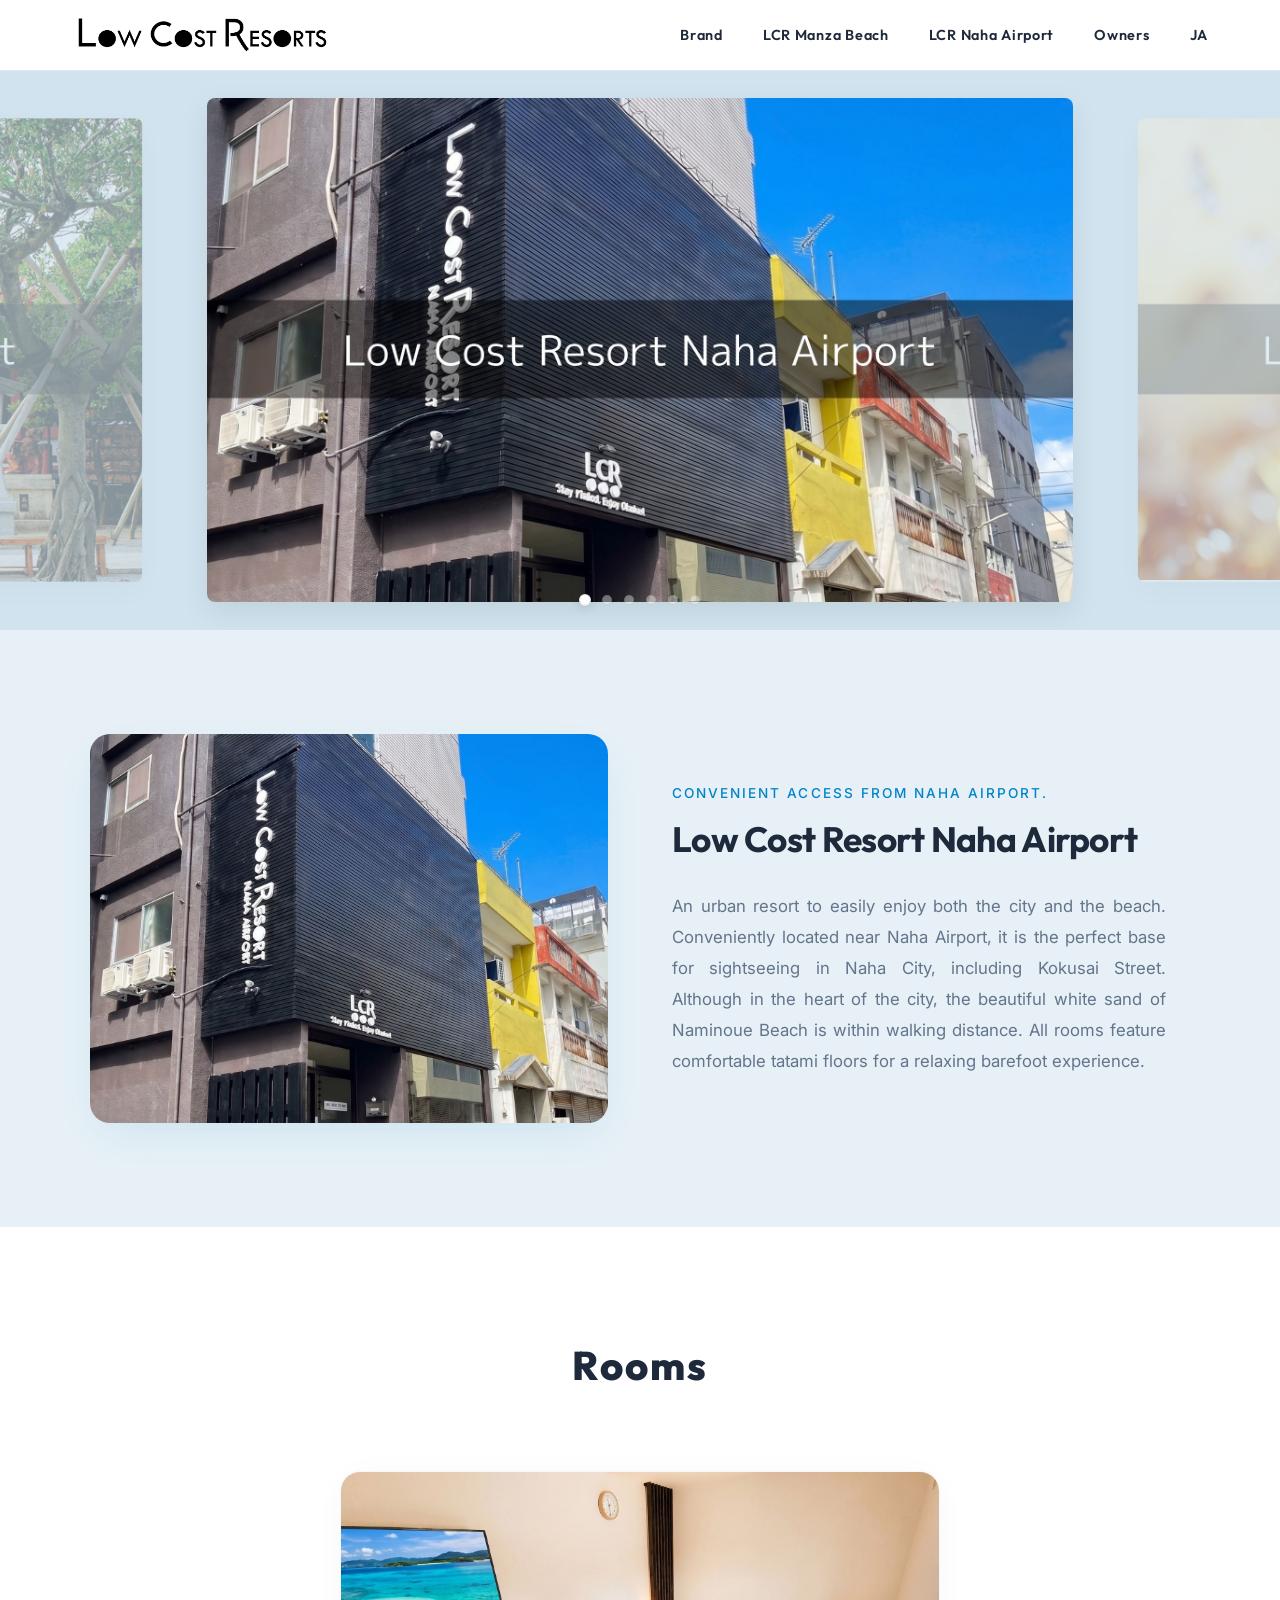
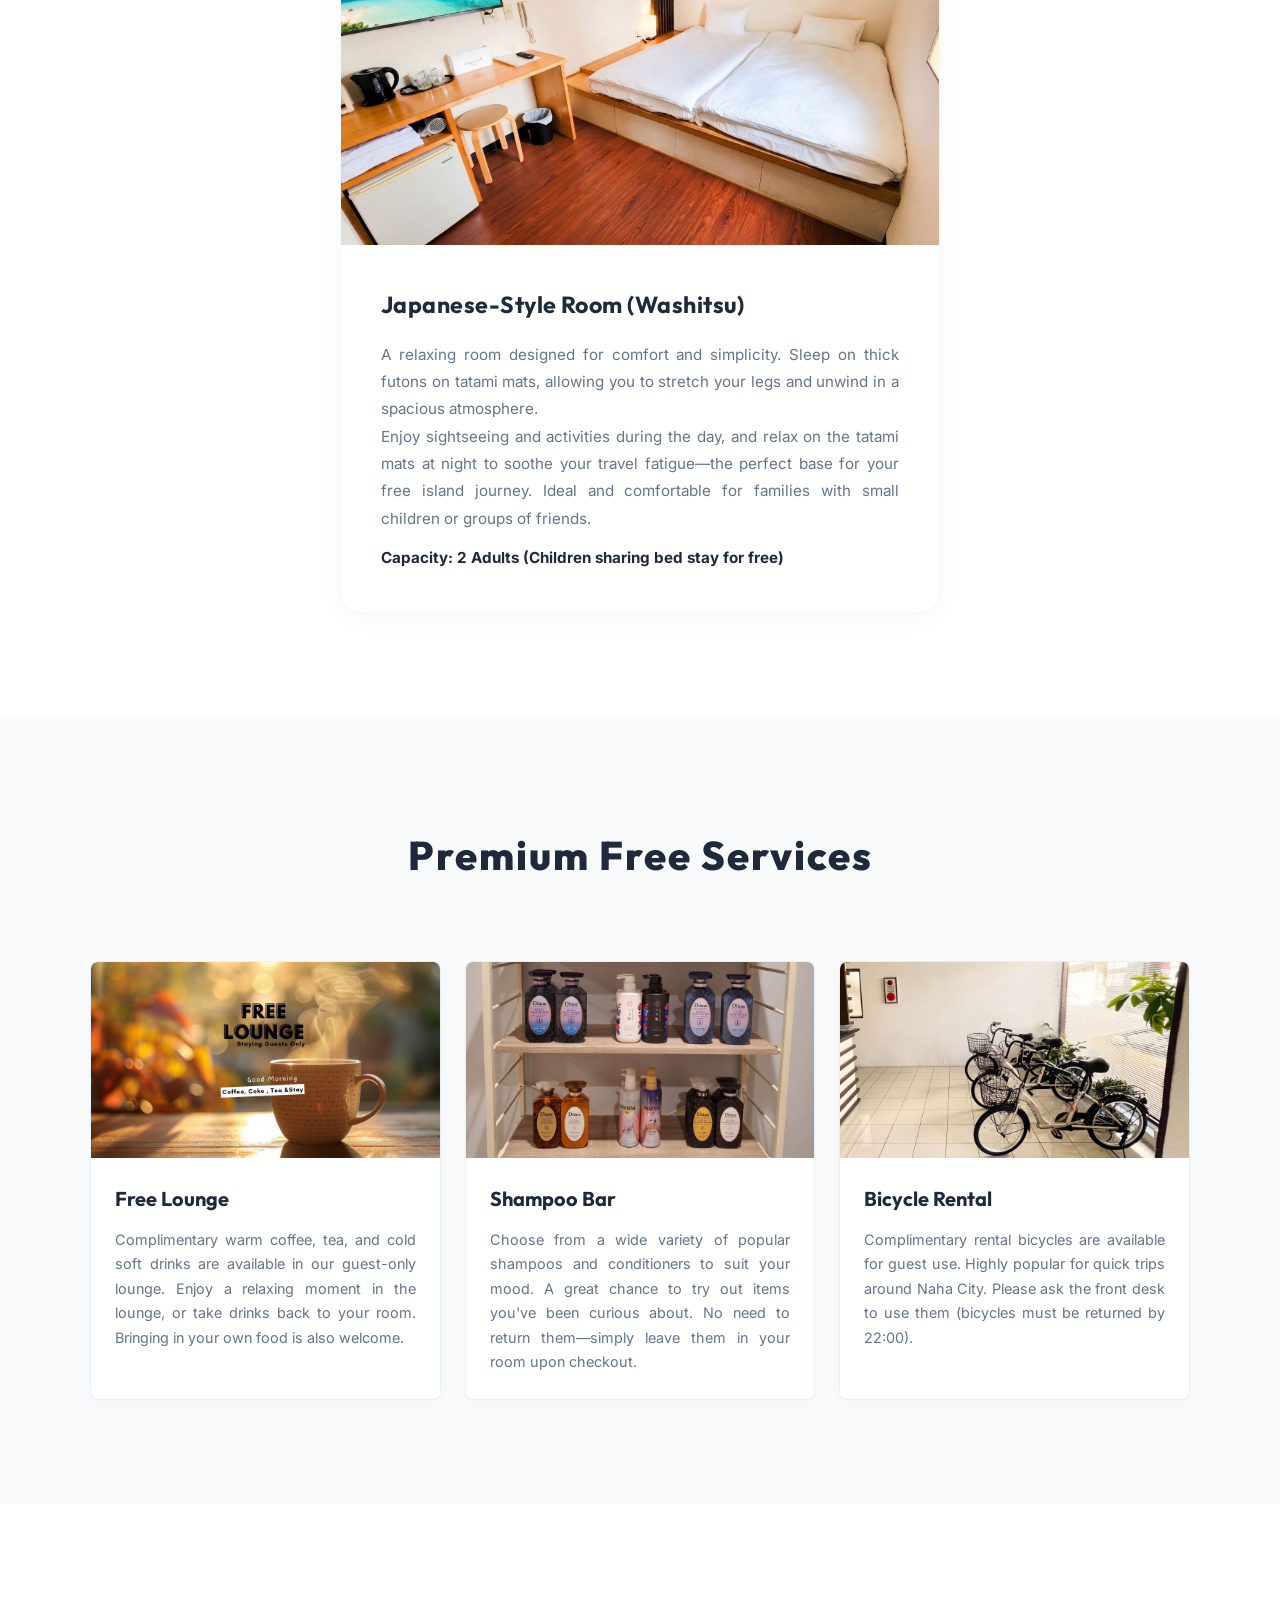
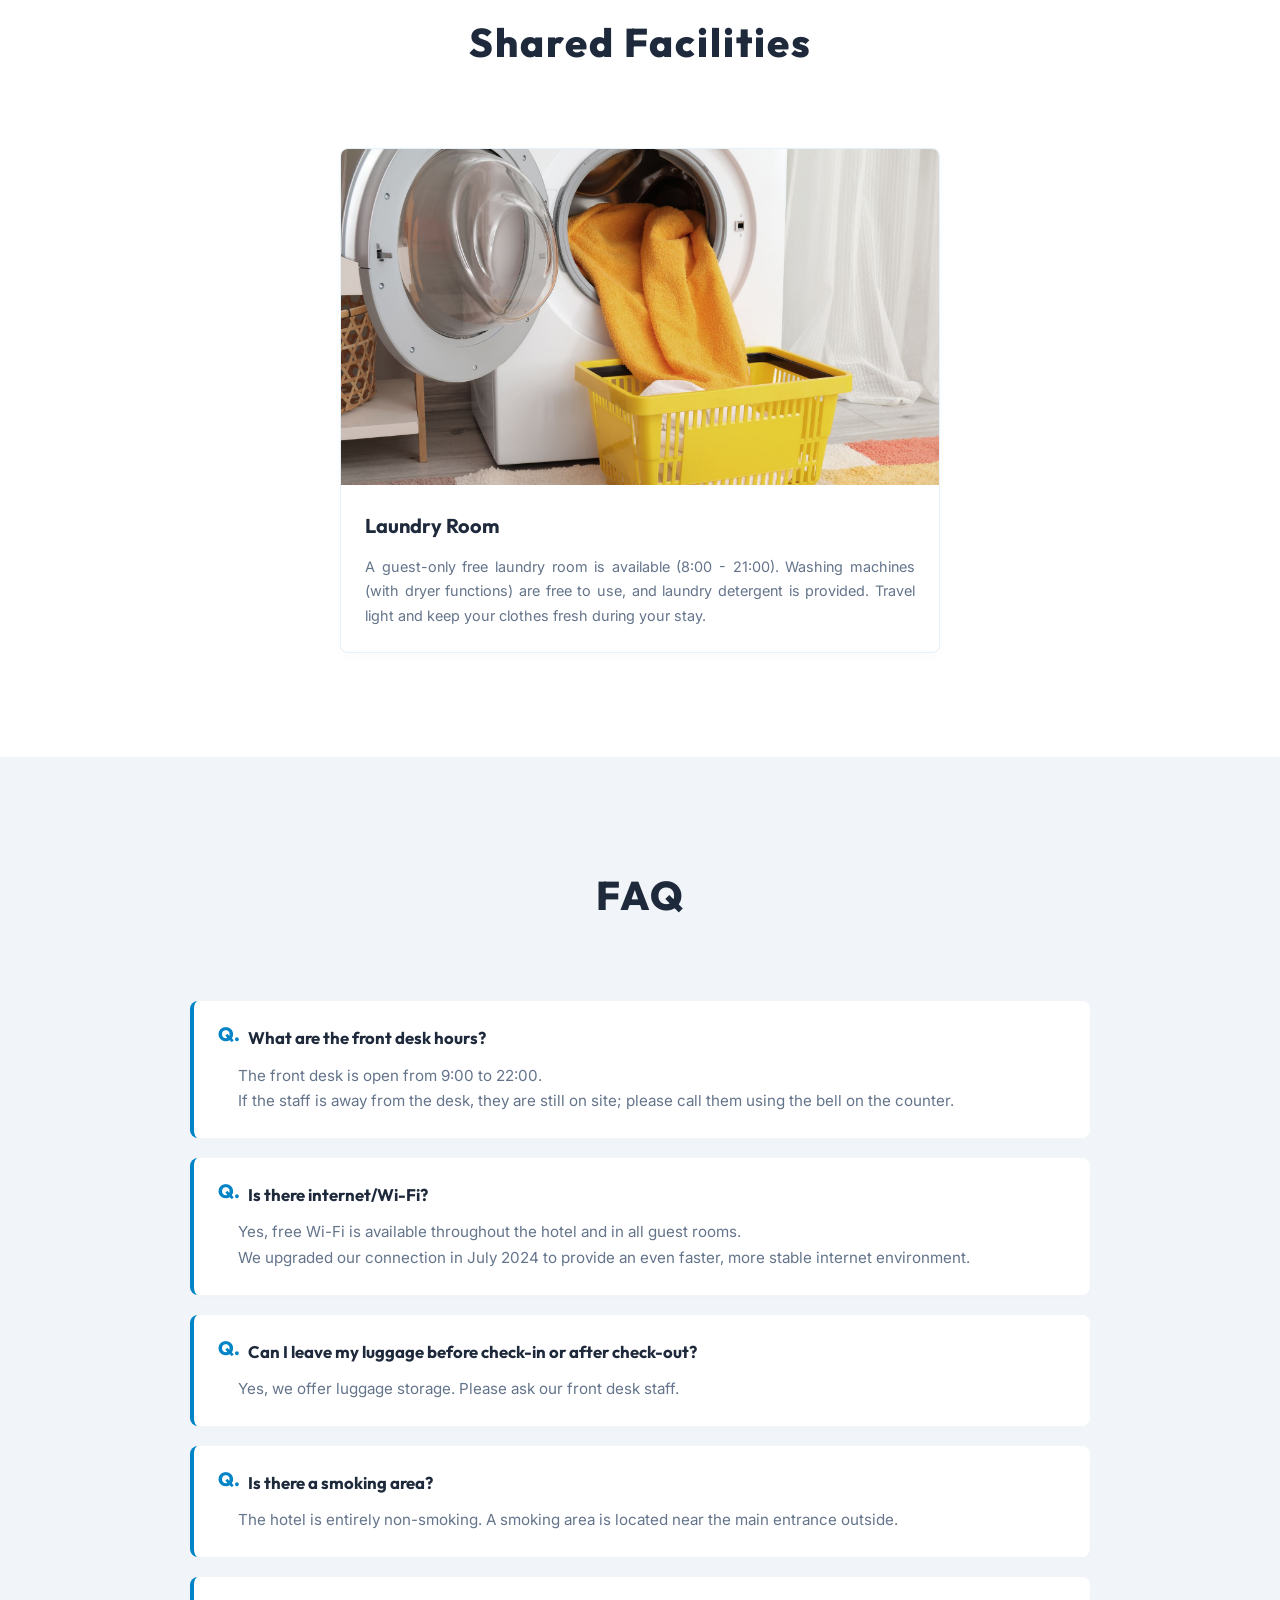
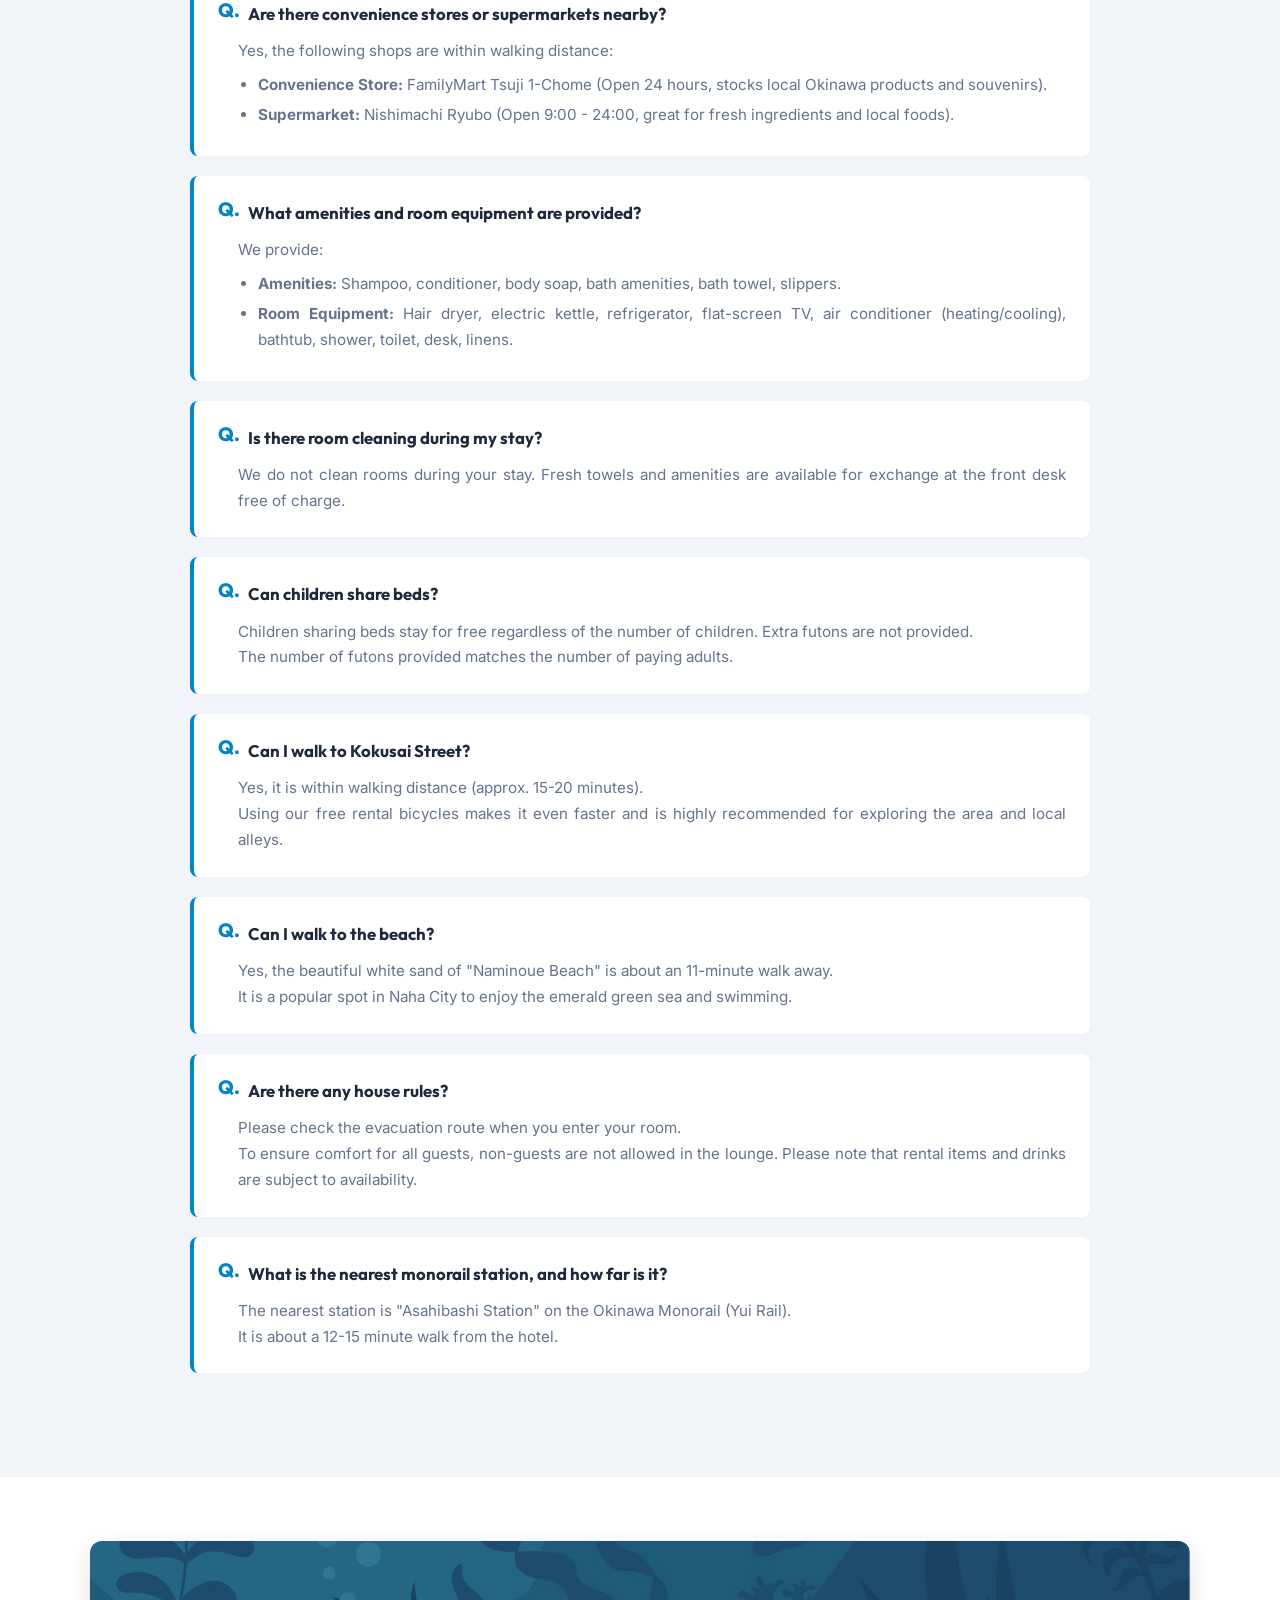
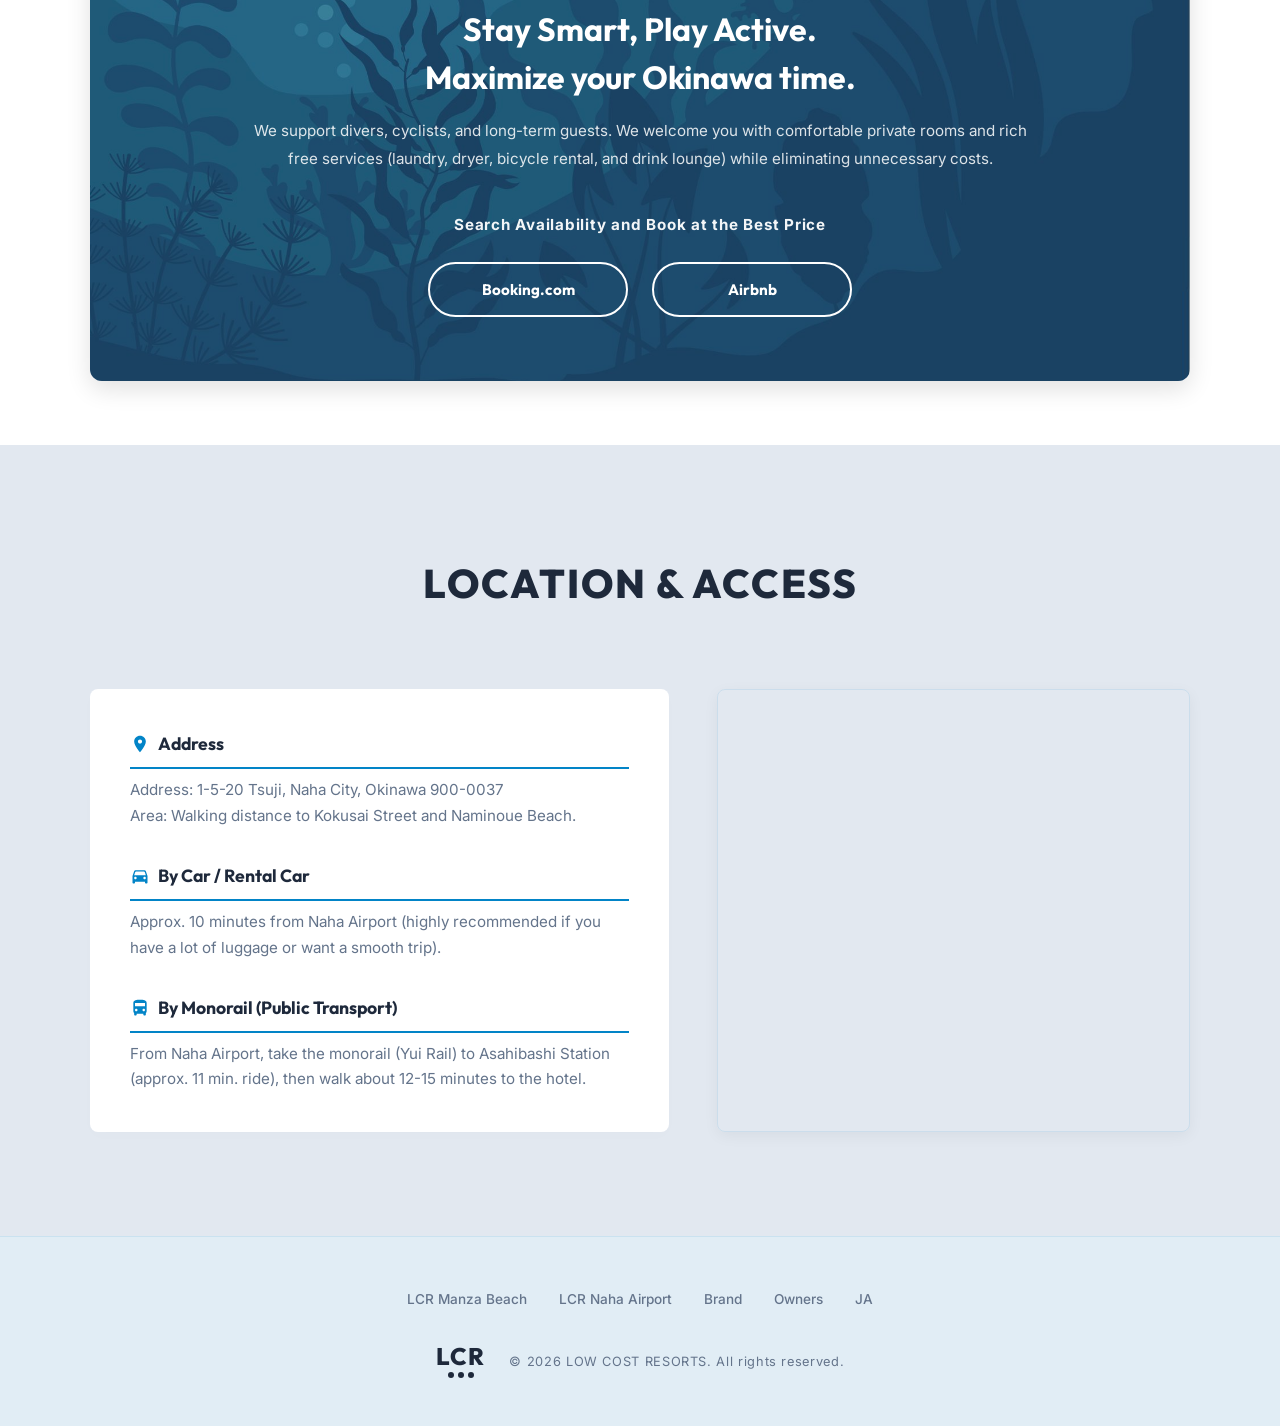
<file: naha/en.html>
<!DOCTYPE html>
<html lang="en">
<head>
    <meta charset="UTF-8">
    <meta name="viewport" content="width=device-width, initial-scale=1.0">
    <title>LOW COST RESORT NAHA AIRPORT | Convenient Access from Naha Airport | Naha City</title>
    <meta name="description" content="Only 10 mins drive from Naha Airport. Walk to Kokusai Street and Naminoue Beach. A smart hotel featuring cozy tatami rooms and rich free perks (lounge, shampoo bar, laundry, and rental bicycles).">
    
    <!-- OGP Meta Tags -->
    <meta property="og:title" content="LOW COST RESORT NAHA AIRPORT">
    <meta property="og:description" content="Convenient access from Naha Airport. Enjoy a smart Okinawa trip with rich free perks.">
    <meta property="og:image" content="https://www.lowcostresort.jp/naha/images/slide01.jpg">
    <meta property="og:url" content="https://www.lowcostresort.jp/naha/en.html">
    <meta property="og:type" content="website">
    
    <!-- CSS Stylesheet -->
    <link rel="stylesheet" href="../style.css">
    
    <!-- Favicon Links -->
    <link rel="icon" href="../favicon.ico" type="image/x-icon">
    <link rel="icon" href="../favicon.png" type="image/png">
    <link rel="apple-touch-icon" href="../apple-touch-icon.png">
    
    <!-- JSON-LD Structured Data for SEO -->
    <script type="application/ld+json">
    {
      "@context": "https://schema.org",
      "@type": "Hotel",
      "name": "LOW COST RESORT NAHA AIRPORT",
      "description": "A boutique hotel located near Naha Airport, making it the perfect base for sightseeing in Naha City, including Kokusai Street. The beautiful white sand of Naminoue Beach is within walking distance. All rooms feature comfortable tatami floors, and guest-only free lounge, shampoo bar, laundry, and bicycles are available.",
      "address": {
        "@type": "PostalAddress",
        "streetAddress": "1-5-20 Tsuji",
        "addressLocality": "Naha City",
        "addressRegion": "Okinawa",
        "postalCode": "900-0037",
        "addressCountry": "JP"
      },
      "url": "https://www.lowcostresort.jp/naha/en.html",
      "image": "https://www.lowcostresort.jp/naha/images/exterior.jpg",
      "checkinTime": "15:00:00",
      "checkoutTime": "10:00:00",
      "amenityFeature": [
        { "@type": "LocationFeatureSpecification", "name": "Free Wi-Fi", "value": true },
        { "@type": "LocationFeatureSpecification", "name": "Free Lounge", "value": true },
        { "@type": "LocationFeatureSpecification", "name": "Shampoo Bar", "value": true },
        { "@type": "LocationFeatureSpecification", "name": "Free Laundry", "value": true },
        { "@type": "LocationFeatureSpecification", "name": "Free Bicycle Rental", "value": true }
      ]
    }
    </script>
    
    <!-- FAQ JSON-LD Structured Data -->
    <script type="application/ld+json">
    {
      "@context": "https://schema.org",
      "@type": "FAQPage",
      "mainEntity": [
        {
          "@type": "Question",
          "name": "What are the front desk hours?",
          "acceptedAnswer": {
            "@type": "Answer",
            "text": "The front desk is open from 9:00 to 22:00. If the staff is away from the desk, they are still on site; please call them using the bell on the counter."
          }
        },
        {
          "@type": "Question",
          "name": "Is there internet/Wi-Fi?",
          "acceptedAnswer": {
            "@type": "Answer",
            "text": "Yes, free Wi-Fi is available throughout the hotel and in all guest rooms. We upgraded our connection in July 2024 to provide an even faster, more stable internet environment."
          }
        },
        {
          "@type": "Question",
          "name": "Can I leave my luggage before check-in or after check-out?",
          "acceptedAnswer": {
            "@type": "Answer",
            "text": "Yes, we offer luggage storage. Please ask our front desk staff."
          }
        },
        {
          "@type": "Question",
          "name": "Is there a smoking area?",
          "acceptedAnswer": {
            "@type": "Answer",
            "text": "The hotel is entirely non-smoking. A smoking area is located near the main entrance outside."
          }
        },
        {
          "@type": "Question",
          "name": "Are there convenience stores or supermarkets nearby?",
          "acceptedAnswer": {
            "@type": "Answer",
            "text": "Yes, the following shops are within walking distance: Convenience Store: FamilyMart Tsuji 1-Chome (Open 24 hours, stocks local Okinawa products and souvenirs). Supermarket: Nishimachi Ryubo (Open 9:00 - 24:00, great for fresh ingredients and local foods)."
          }
        },
        {
          "@type": "Question",
          "name": "What amenities and room equipment are provided?",
          "acceptedAnswer": {
            "@type": "Answer",
            "text": "We provide: Amenities: Shampoo, conditioner, body soap, bath amenities, bath towel, slippers. Room Equipment: Hair dryer, electric kettle, refrigerator, flat-screen TV, air conditioner (heating/cooling), bathtub, shower, toilet, desk, linens."
          }
        },
        {
          "@type": "Question",
          "name": "Is there room cleaning during my stay?",
          "acceptedAnswer": {
            "@type": "Answer",
            "text": "We do not clean rooms during your stay. Fresh towels and amenities are available for exchange at the front desk free of charge."
          }
        },
        {
          "@type": "Question",
          "name": "Can children share beds?",
          "acceptedAnswer": {
            "@type": "Answer",
            "text": "Children sharing beds stay for free regardless of the number of children. Extra futons are not provided. The number of futons provided matches the number of paying adults."
          }
        },
        {
          "@type": "Question",
          "name": "Can I walk to Kokusai Street?",
          "acceptedAnswer": {
            "@type": "Answer",
            "text": "Yes, it is within walking distance (approx. 15-20 minutes). Using our free rental bicycles makes it even faster and is highly recommended for exploring the area and local alleys."
          }
        },
        {
          "@type": "Question",
          "name": "Can I walk to the beach?",
          "acceptedAnswer": {
            "@type": "Answer",
            "text": "Yes, the beautiful white sand of Naminoue Beach is about an 11-minute walk away. It is a popular spot in Naha City to enjoy the emerald green sea and swimming."
          }
        },
        {
          "@type": "Question",
          "name": "Are there any house rules?",
          "acceptedAnswer": {
            "@type": "Answer",
            "text": "Please check the evacuation route when you enter your room. To ensure comfort for all guests, non-guests are not allowed in the lounge. Please note that rental items and drinks are subject to availability."
          }
        },
        {
          "@type": "Question",
          "name": "What is the nearest monorail station, and how far is it?",
          "acceptedAnswer": {
            "@type": "Answer",
            "text": "The nearest station is Asahibashi Station on the Okinawa Monorail (Yui Rail). It is about a 12-15 minute walk from the hotel."
          }
        }
      ]
    }
    </script>
    
    <!-- Custom Styles for Naha Airport Page -->
    <style>
        /* Section styling */
        .naha-intro-section {
            background-color: #E6F0F6; /* Soft sky blue */
        }
        
        .services-section {
            background-color: #F8FAFC; /* Warm light gray */
        }
        
        /* Grids for services and facilities */
        .section-subtitle-text {
            font-size: 0.95rem;
            color: var(--text-muted);
            line-height: 1.8;
            margin-bottom: 2.5rem;
            max-width: 850px;
            text-align: justify;
        }
        
        .services-grid {
            display: grid;
            grid-template-columns: repeat(3, 1fr);
            gap: 1.5rem;
        }
        
        /* Single card layout centering */
        .single-card-container {
            max-width: 600px;
            margin: 0 auto;
        }
        
        /* Service & Facility cards styling */
        .premium-card {
            background: #ffffff;
            border: 1px solid rgba(2, 132, 199, 0.1);
            border-radius: 8px;
            overflow: hidden;
            box-shadow: 0 4px 12px rgba(0, 0, 0, 0.02);
            transition: var(--transition);
            display: flex;
            flex-direction: column;
        }
        
        .premium-card:hover {
            transform: translateY(-4px);
            box-shadow: 0 12px 24px rgba(2, 132, 199, 0.06);
        }
        
        .premium-card-image {
            width: 100%;
            aspect-ratio: 16 / 9;
            overflow: hidden;
            position: relative;
        }
        
        .premium-card-image img {
            width: 100%;
            height: 100%;
            object-fit: cover;
            transition: var(--transition);
        }
        
        .premium-card:hover .premium-card-image img {
            transform: scale(1.03);
        }
        
        .premium-card-body {
            padding: 1.5rem;
            flex-grow: 1;
            display: flex;
            flex-direction: column;
            gap: 0.75rem;
        }
        
        .premium-card-title {
            font-family: var(--font-heading);
            font-size: 1.25rem;
            font-weight: 700;
            color: var(--text-main);
        }
        
        .premium-card-desc {
            font-size: 0.9rem;
            color: var(--text-muted);
            line-height: 1.7;
            text-align: justify;
        }
        
        /* FAQ styling */
        .faq-section {
            background-color: #F1F5F9; /* Slate gray-blue background */
        }
        
        .faq-list {
            max-width: 900px;
            margin: 0 auto;
            display: flex;
            flex-direction: column;
            gap: 1.25rem;
        }
        
        .faq-item {
            background: #ffffff;
            border-radius: 8px;
            box-shadow: 0 2px 8px rgba(0, 0, 0, 0.01);
            padding: 1.5rem;
            border-left: 4px solid var(--primary);
        }
        
        .faq-q {
            font-family: var(--font-heading);
            font-size: 1.05rem;
            font-weight: 700;
            color: var(--text-main);
            margin-bottom: 0.75rem;
            display: flex;
            align-items: flex-start;
            gap: 0.5rem;
            line-height: 1.5;
        }
        
        .faq-q span.q-prefix {
            color: var(--primary);
            font-size: 1.2rem;
            font-weight: 800;
            line-height: 1;
        }
        
        .faq-a {
            font-size: 0.95rem;
            color: var(--text-muted);
            line-height: 1.7;
            padding-left: 1.25rem;
            text-align: justify;
        }
        
        .faq-a ul {
            margin-top: 0.5rem;
            padding-left: 1.25rem;
            list-style-type: disc;
        }
        
        .faq-a li {
            margin-bottom: 0.25rem;
        }
        
        /* Access section styling */
        .access-section {
            background-color: #E2E8F0; /* Beachy blue-gray */
        }
        
        .access-grid {
            display: grid;
            grid-template-columns: 1.1fr 0.9fr;
            gap: 3rem;
            align-items: stretch;
        }
        
        .access-info-column {
            display: flex;
            flex-direction: column;
            gap: 2rem;
            background: #ffffff;
            padding: 2.5rem;
            border-radius: 8px;
            box-shadow: 0 4px 15px rgba(0, 0, 0, 0.01);
        }
        
        .info-group {
            display: flex;
            flex-direction: column;
            gap: 0.5rem;
        }
        
        .info-group-title {
            font-family: var(--font-heading);
            font-size: 1.1rem;
            font-weight: 700;
            color: var(--text-main);
            display: flex;
            align-items: center;
            gap: 0.5rem;
            border-bottom: 2px solid var(--primary);
            padding-bottom: 0.5rem;
        }
        
        .info-group-title svg {
            width: 20px;
            height: 20px;
            fill: var(--primary);
        }
        
        .info-group-content {
            font-size: 0.95rem;
            color: var(--text-muted);
            line-height: 1.7;
        }
        
        .access-map-column {
            width: 100%;
            min-height: 400px;
            border-radius: 8px;
            overflow: hidden;
            box-shadow: 0 4px 15px rgba(0, 0, 0, 0.05);
            border: 1px solid rgba(2, 132, 199, 0.1);
        }
        
        .access-map-column iframe {
            width: 100%;
            height: 100%;
            border: none;
        }
        
        /* Responsive adjustments */
        @media (max-width: 992px) {
            .services-grid {
                grid-template-columns: repeat(2, 1fr);
            }
            .access-grid {
                grid-template-columns: 1fr;
                gap: 2rem;
            }
        }
        
        @media (max-width: 768px) {
            .services-grid {
                grid-template-columns: 1fr;
            }
            .access-info-column {
                padding: 1.5rem;
            }
        }
    </style>
</head>
<body>

    <!-- Header / Sticky Navigation -->
    <header>
        <div class="nav-container">
            <a href="../en.html" class="logo"><img src="../assets/images/3.png" alt="Low Cost Resorts"></a>
            <button class="mobile-menu-btn" aria-label="Toggle Menu">
                <span></span>
                <span></span>
                <span></span>
            </button>
            <nav>
                <ul class="nav-menu">
                    <li><a href="../en.html" class="nav-link">Brand</a></li>
                    <li><a href="../manza/en.html" class="nav-link">LCR Manza Beach</a></li>
                    <li><a href="#hero" class="nav-link">LCR Naha Airport</a></li>
                    <li><a href="../owners/en.html" class="nav-link">Owners</a></li>
                    <li><a href="index.html" class="nav-link lang-switch">JA</a></li>
                </ul>
            </nav>
        </div>
    </header>

    <main>
        <!-- Hero Slideshow Section (Uses local Naha slide images) -->
        <section class="hero-slider-section" id="hero">
            <div class="slider-wrapper">
                <div class="slide">
                    <img fetchpriority="high" decoding="async" src="images/Naha-Slide01.jpg" alt="Low Cost Resort Naha Airport - Hotel Exterior">
                </div>
                <div class="slide">
                    <img loading="lazy" decoding="async" src="images/Naha-Slide02.jpg" alt="Low Cost Resort Naha Airport - 24-hour Free Drinks">
                </div>
                <div class="slide">
                    <img loading="lazy" decoding="async" src="images/Naha-Slide03.jpg" alt="Low Cost Resort Naha Airport - Kokusai Dori Street in Naha">
                </div>
                <div class="slide">
                    <img loading="lazy" decoding="async" src="images/Naha-Slide04.jpg" alt="Low Cost Resort Naha Airport - Historic Naminoue Shrine">
                </div>
                <div class="slide">
                    <img loading="lazy" decoding="async" src="images/Naha-Slide05.jpg" alt="Low Cost Resort Naha Airport - Hotel Front Desk & Reception">
                </div>
                <div class="slide">
                    <img loading="lazy" decoding="async" src="images/Naha-Slide06.jpg" alt="Low Cost Resort Naha Airport - Emerald Waters of Naminoue Beach">
                </div>
            </div>
            
            <!-- Slideshow Arrows -->
            <button class="slider-arrow prev" aria-label="Previous Slide">&lsaquo;</button>
            <button class="slider-arrow next" aria-label="Next Slide">&rsaquo;</button>
            
            <!-- Slideshow Dots -->
            <div class="slider-dots"></div>
        </section>

        <!-- Intro Section (Left: Exterior photo / Right: Description) -->
        <section class="section naha-intro-section" id="intro">
            <div class="container fade-in-up">
                <div class="row-item">
                    <div class="row-image-container">
                        <img loading="lazy" decoding="async" src="images/exterior.jpg" alt="LOW COST RESORT NAHA AIRPORT Exterior">
                    </div>
                    <div class="row-content-container">
                        <span class="row-subtitle">Convenient access from Naha Airport.</span>
                        <h2 class="row-title">Low Cost Resort Naha Airport</h2>
                        <p class="row-desc">
                            An urban resort to easily enjoy both the city and the beach. Conveniently located near Naha Airport, it is the perfect base for sightseeing in Naha City, including Kokusai Street. Although in the heart of the city, the beautiful white sand of Naminoue Beach is within walking distance. All rooms feature comfortable tatami floors for a relaxing barefoot experience.
                        </p>
                    </div>
                </div>
            </div>
        </section>

        <!-- Rooms Section (和室 1枚) -->
        <section class="section rooms-section" id="rooms">
            <div class="container">
                <div class="location-header fade-in-up">
                    <h2 class="location-section-title">Rooms</h2>
                </div>
                
                <div class="single-card-container">
                    <article class="location-card fade-in-up" style="margin: 0;">
                        <div class="card-image-wrap">
                            <img loading="lazy" decoding="async" src="images/room.jpg" alt="Japanese-Style Room Interior">
                        </div>
                        <div class="card-body">
                            <h3 class="card-title">Japanese-Style Room (Washitsu)</h3>
                            <p class="card-desc">
                                A relaxing room designed for comfort and simplicity. Sleep on thick futons on tatami mats, allowing you to stretch your legs and unwind in a spacious atmosphere.<br>
                                Enjoy sightseeing and activities during the day, and relax on the tatami mats at night to soothe your travel fatigue—the perfect base for your free island journey. Ideal and comfortable for families with small children or groups of friends.<br>
                                <strong style="display: block; margin-top: 0.75rem; color: var(--text-main);">Capacity: 2 Adults (Children sharing bed stay for free)</strong>
                            </p>
                        </div>
                    </article>
                </div>
            </div>
        </section>

        <!-- Free Services Section (フリーラウンジ / シャンプーバー / 自転車貸し出し) -->
        <section class="section services-section" id="services">
            <div class="container">
                <div class="location-header fade-in-up">
                    <h2 class="location-section-title">Premium Free Services</h2>
                </div>
                
                <div class="services-grid">
                    <!-- Service 1 -->
                    <div class="premium-card fade-in-up">
                        <div class="premium-card-image">
                            <img loading="lazy" decoding="async" src="images/freelounge.jpg" alt="Free Lounge">
                        </div>
                        <div class="premium-card-body">
                            <h3 class="premium-card-title">Free Lounge</h3>
                            <p class="premium-card-desc">
                                Complimentary warm coffee, tea, and cold soft drinks are available in our guest-only lounge. Enjoy a relaxing moment in the lounge, or take drinks back to your room. Bringing in your own food is also welcome.
                            </p>
                        </div>
                    </div>
                    
                    <!-- Service 2 -->
                    <div class="premium-card fade-in-up">
                        <div class="premium-card-image">
                            <img loading="lazy" decoding="async" src="images/shampoobar.jpg" alt="Shampoo Bar">
                        </div>
                        <div class="premium-card-body">
                            <h3 class="premium-card-title">Shampoo Bar</h3>
                            <p class="premium-card-desc">
                                Choose from a wide variety of popular shampoos and conditioners to suit your mood. A great chance to try out items you've been curious about. No need to return them—simply leave them in your room upon checkout.
                            </p>
                        </div>
                    </div>
                    
                    <!-- Service 3 -->
                    <div class="premium-card fade-in-up">
                        <div class="premium-card-image">
                            <img loading="lazy" decoding="async" src="images/rentacycle.jpg" alt="Bicycle Rental">
                        </div>
                        <div class="premium-card-body">
                            <h3 class="premium-card-title">Bicycle Rental</h3>
                            <p class="premium-card-desc">
                                Complimentary rental bicycles are available for guest use. Highly popular for quick trips around Naha City. Please ask the front desk to use them (bicycles must be returned by 22:00).
                            </p>
                        </div>
                    </div>
                </div>
            </div>
        </section>

        <!-- Facilities Section (ランドリー 1枚) -->
        <section class="section facilities-section" id="facilities">
            <div class="container">
                <div class="location-header fade-in-up">
                    <h2 class="location-section-title">Shared Facilities</h2>
                </div>
                
                <div class="single-card-container">
                    <div class="premium-card fade-in-up">
                        <div class="premium-card-image">
                            <img loading="lazy" decoding="async" src="../manza/images/guestlaundry.jpg" alt="Laundry Room">
                        </div>
                        <div class="premium-card-body">
                            <h3 class="premium-card-title">Laundry Room</h3>
                            <p class="premium-card-desc">
                                A guest-only free laundry room is available (8:00 - 21:00). Washing machines (with dryer functions) are free to use, and laundry detergent is provided. Travel light and keep your clothes fresh during your stay.
                            </p>
                        </div>
                    </div>
                </div>
            </div>
        </section>

        <!-- FAQ Section (よくある質問 - 12問) -->
        <section class="section faq-section" id="faq">
            <div class="container">
                <div class="location-header fade-in-up">
                    <h2 class="location-section-title">FAQ</h2>
                </div>
                
                <div class="faq-list">
                    <!-- Q1 -->
                    <div class="faq-item fade-in-up">
                        <div class="faq-q"><span class="q-prefix">Q.</span>What are the front desk hours?</div>
                        <div class="faq-a">
                            The front desk is open from 9:00 to 22:00.<br>
                            If the staff is away from the desk, they are still on site; please call them using the bell on the counter.
                        </div>
                    </div>

                    <!-- Q2 -->
                    <div class="faq-item fade-in-up">
                        <div class="faq-q"><span class="q-prefix">Q.</span>Is there internet/Wi-Fi?</div>
                        <div class="faq-a">
                            Yes, free Wi-Fi is available throughout the hotel and in all guest rooms.<br>
                            We upgraded our connection in July 2024 to provide an even faster, more stable internet environment.
                        </div>
                    </div>

                    <!-- Q3 -->
                    <div class="faq-item fade-in-up">
                        <div class="faq-q"><span class="q-prefix">Q.</span>Can I leave my luggage before check-in or after check-out?</div>
                        <div class="faq-a">
                            Yes, we offer luggage storage. Please ask our front desk staff.
                        </div>
                    </div>

                    <!-- Q4 -->
                    <div class="faq-item fade-in-up">
                        <div class="faq-q"><span class="q-prefix">Q.</span>Is there a smoking area?</div>
                        <div class="faq-a">
                            The hotel is entirely non-smoking. A smoking area is located near the main entrance outside.
                        </div>
                    </div>

                    <!-- Q5 -->
                    <div class="faq-item fade-in-up">
                        <div class="faq-q"><span class="q-prefix">Q.</span>Are there convenience stores or supermarkets nearby?</div>
                        <div class="faq-a">
                            Yes, the following shops are within walking distance:
                            <ul>
                                <li><strong>Convenience Store:</strong> FamilyMart Tsuji 1-Chome (Open 24 hours, stocks local Okinawa products and souvenirs).</li>
                                <li><strong>Supermarket:</strong> Nishimachi Ryubo (Open 9:00 - 24:00, great for fresh ingredients and local foods).</li>
                            </ul>
                        </div>
                    </div>

                    <!-- Q6 -->
                    <div class="faq-item fade-in-up">
                        <div class="faq-q"><span class="q-prefix">Q.</span>What amenities and room equipment are provided?</div>
                        <div class="faq-a">
                            We provide:
                            <ul>
                                <li><strong>Amenities:</strong> Shampoo, conditioner, body soap, bath amenities, bath towel, slippers.</li>
                                <li><strong>Room Equipment:</strong> Hair dryer, electric kettle, refrigerator, flat-screen TV, air conditioner (heating/cooling), bathtub, shower, toilet, desk, linens.</li>
                            </ul>
                        </div>
                    </div>

                    <!-- Q7 -->
                    <div class="faq-item fade-in-up">
                        <div class="faq-q"><span class="q-prefix">Q.</span>Is there room cleaning during my stay?</div>
                        <div class="faq-a">
                            We do not clean rooms during your stay. Fresh towels and amenities are available for exchange at the front desk free of charge.
                        </div>
                    </div>

                    <!-- Q8 -->
                    <div class="faq-item fade-in-up">
                        <div class="faq-q"><span class="q-prefix">Q.</span>Can children share beds?</div>
                        <div class="faq-a">
                            Children sharing beds stay for free regardless of the number of children. Extra futons are not provided.<br>
                            The number of futons provided matches the number of paying adults.
                        </div>
                    </div>

                    <!-- Q9 -->
                    <div class="faq-item fade-in-up">
                        <div class="faq-q"><span class="q-prefix">Q.</span>Can I walk to Kokusai Street?</div>
                        <div class="faq-a">
                            Yes, it is within walking distance (approx. 15-20 minutes).<br>
                            Using our free rental bicycles makes it even faster and is highly recommended for exploring the area and local alleys.
                        </div>
                    </div>

                    <!-- Q10 -->
                    <div class="faq-item fade-in-up">
                        <div class="faq-q"><span class="q-prefix">Q.</span>Can I walk to the beach?</div>
                        <div class="faq-a">
                            Yes, the beautiful white sand of "Naminoue Beach" is about an 11-minute walk away.<br>
                            It is a popular spot in Naha City to enjoy the emerald green sea and swimming.
                        </div>
                    </div>

                    <!-- Q11 -->
                    <div class="faq-item fade-in-up">
                        <div class="faq-q"><span class="q-prefix">Q.</span>Are there any house rules?</div>
                        <div class="faq-a">
                            Please check the evacuation route when you enter your room.<br>
                            To ensure comfort for all guests, non-guests are not allowed in the lounge. Please note that rental items and drinks are subject to availability.
                        </div>
                    </div>

                    <!-- Q12 -->
                    <div class="faq-item fade-in-up">
                        <div class="faq-q"><span class="q-prefix">Q.</span>What is the nearest monorail station, and how far is it?</div>
                        <div class="faq-a">
                            The nearest station is "Asahibashi Station" on the Okinawa Monorail (Yui Rail).<br>
                            It is about a 12-15 minute walk from the hotel.
                        </div>
                    </div>
                </div>
            </div>
        </section>

        <!-- Booking Section -->
        <section class="section booking-section" id="booking" style="background-color: var(--bg-white); padding: 4rem 0;">
            <div class="container fade-in-up">
                <div class="booking-card" style="background-image: url('../assets/images/booking-background.jpg'); background-size: cover; background-position: center; background-repeat: no-repeat; border-radius: 12px; padding: 4rem 2rem; color: #ffffff; text-align: center; box-shadow: 0 8px 24px rgba(0,0,0,0.12);">
                    <h2 style="font-family: var(--font-heading); font-size: 2rem; font-weight: 700; color: #ffffff; margin-bottom: 1rem; line-height: 1.5;">
                        Stay Smart, Play Active.<br>
                        Maximize your Okinawa time.
                    </h2>
                    <p style="font-size: 0.95rem; color: rgba(255, 255, 255, 0.85); line-height: 1.8; margin-bottom: 2.5rem; max-width: 800px; margin-left: auto; margin-right: auto; text-align: center;">
                        We support divers, cyclists, and long-term guests. We welcome you with comfortable private rooms and rich free services (laundry, dryer, bicycle rental, and drink lounge) while eliminating unnecessary costs.
                    </p>
                    <div style="margin-bottom: 1.5rem; font-size: 0.95rem; color: rgba(255, 255, 255, 0.95); font-weight: 700; letter-spacing: 0.05em;">
                        Search Availability and Book at the Best Price
                    </div>
                    <div class="booking-buttons" style="display: flex; justify-content: center; gap: 1.5rem; flex-wrap: wrap;">
                        <a href="https://www.booking.com/hotel/jp/low-cost-resort-naha-airport.ja.html" target="_blank" rel="noopener noreferrer" class="booking-btn">Booking.com</a>
                        <a href="https://www.airbnb.jp/rooms/1253424363519015151" target="_blank" rel="noopener noreferrer" class="booking-btn">Airbnb</a>
                    </div>
                </div>
            </div>
        </section>

        <!-- Access Section (LOCATION & ACCESS) -->
        <section class="section access-section" id="access">
            <div class="container">
                <div class="location-header fade-in-up">
                    <h2 class="location-section-title">LOCATION & ACCESS</h2>
                </div>
                
                <div class="access-grid">
                    <!-- Left: Info Column -->
                    <div class="access-info-column fade-in-up">
                        <!-- Location Info -->
                        <div class="info-group">
                            <h3 class="info-group-title">
                                <svg viewBox="0 0 24 24"><path d="M12 2C8.13 2 5 5.13 5 9c0 5.25 7 13 7 13s7-7.75 7-13c0-3.87-3.13-7-7-7zm0 9.5c-1.38 0-2.5-1.12-2.5-2.5s1.12-2.5 2.5-2.5 2.5 1.12 2.5 2.5-1.12 2.5-2.5 2.5z"/></svg>
                                Address
                            </h3>
                            <div class="info-group-content">
                                Address: 1-5-20 Tsuji, Naha City, Okinawa 900-0037<br>
                                Area: Walking distance to Kokusai Street and Naminoue Beach.
                            </div>
                        </div>
                        
                        <!-- Car Access -->
                        <div class="info-group">
                            <h3 class="info-group-title">
                                <svg viewBox="0 0 24 24"><path d="M18.92 6.01C18.72 5.42 18.16 5 17.5 5h-11c-.66 0-1.21.42-1.42 1.01L3 12v8c0 .55.45 1 1 1h1c.55 0 1-.45 1-1v-1h12v1c0 .55.45 1 1 1h1c.55 0 1-.45 1-1v-8l-2.08-5.99zM6.5 16c-.83 0-1.5-.67-1.5-1.5S5.67 13 6.5 13s1.5.67 1.5 1.5S7.33 16 6.5 16zm11 0c-.83 0-1.5-.67-1.5-1.5s.67-1.5 1.5-1.5 1.5.67 1.5 1.5-.67 1.5-1.5 1.5zM5 11l1.27-3.82c.14-.4.52-.68.96-.68h9.54c.42 0 .81.27.95.68L19 11H5z"/></svg>
                                By Car / Rental Car
                            </h3>
                            <div class="info-group-content">
                                Approx. 10 minutes from Naha Airport (highly recommended if you have a lot of luggage or want a smooth trip).
                            </div>
                        </div>
                        
                        <!-- Monorail Access -->
                        <div class="info-group">
                            <h3 class="info-group-title">
                                <svg viewBox="0 0 24 24"><path d="M12 2c-4 0-8 .5-8 4v10c0 .88.39 1.67 1 2.22V20c0 .55.45 1 1 1h1c.55 0 1-.45 1-1v-1h8v1c0 .55.45 1 1 1h1c.55 0 1-.45 1-1v-1.78c.61-.55 1-1.34 1-2.22V6c0-3.5-4-4-8-4zm-4.5 14c-.83 0-1.5-.67-1.5-1.5S6.67 13 7.5 13s1.5.67 1.5 1.5S8.33 16 7.5 16zm9 0c-.83 0-1.5-.67-1.5-1.5s.67-1.5 1.5-1.5 1.5.67 1.5 1.5-.67 1.7-1.5 1.5zM18 10H6V6h12v4z"/></svg>
                                By Monorail (Public Transport)
                            </h3>
                            <div class="info-group-content">
                                From Naha Airport, take the monorail (Yui Rail) to Asahibashi Station (approx. 11 min. ride), then walk about 12-15 minutes to the hotel.
                            </div>
                        </div>
                    </div>
                    
                    <!-- Right: Google Map Embed -->
                    <div class="access-map-column fade-in-up">
                        <iframe 
                            src="https://maps.google.com/maps?q=Low+Cost+Resort+Naha+Airport+沖縄県那覇市辻1丁目5-20&t=&z=16&ie=UTF8&iwloc=&output=embed" 
                            allowfullscreen="" 
                            loading="lazy" 
                            referrerpolicy="no-referrer-when-downgrade">
                        </iframe>
                    </div>
                </div>
            </div>
        </section>
    </main>

    <!-- Footer -->
    <footer>
        <ul class="footer-nav">
            <li><a href="../manza/en.html">LCR Manza Beach</a></li>
            <li><a href="#hero">LCR Naha Airport</a></li>
            <li><a href="../en.html">Brand</a></li>
            <li><a href="../owners/en.html">Owners</a></li>
            <li><a href="index.html" class="lang-switch">JA</a></li>
        </ul>
        <div class="footer-bottom-wrap">
            <div class="footer-logo">
                <div class="lcr-text">LCR</div>
                <div class="lcr-dots">
                    <span></span>
                    <span></span>
                    <span></span>
                </div>
            </div>
            <p class="copyright">&copy; 2026 LOW COST RESORTS. All rights reserved.</p>
        </div>
    </footer>

    <!-- JavaScript logic -->
    <script src="../script.js"></script>
</body>
</html>
</file>
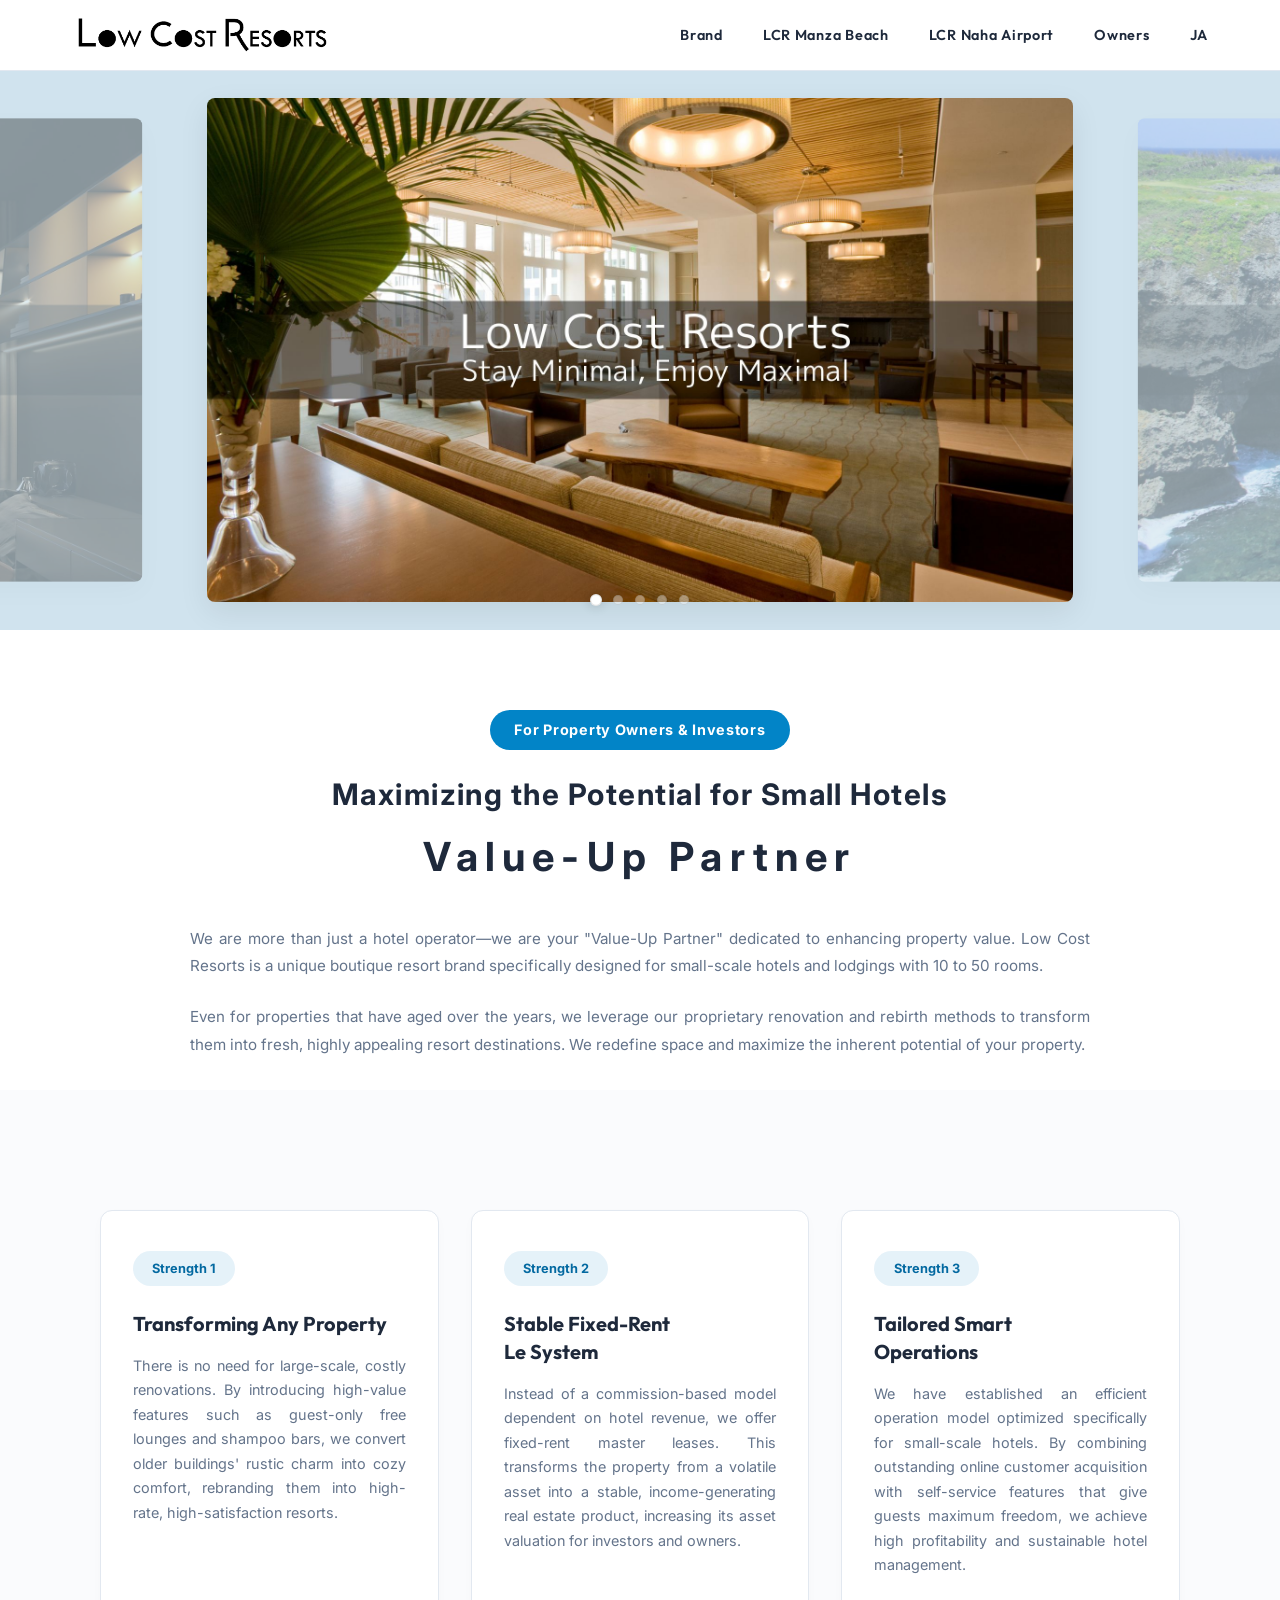
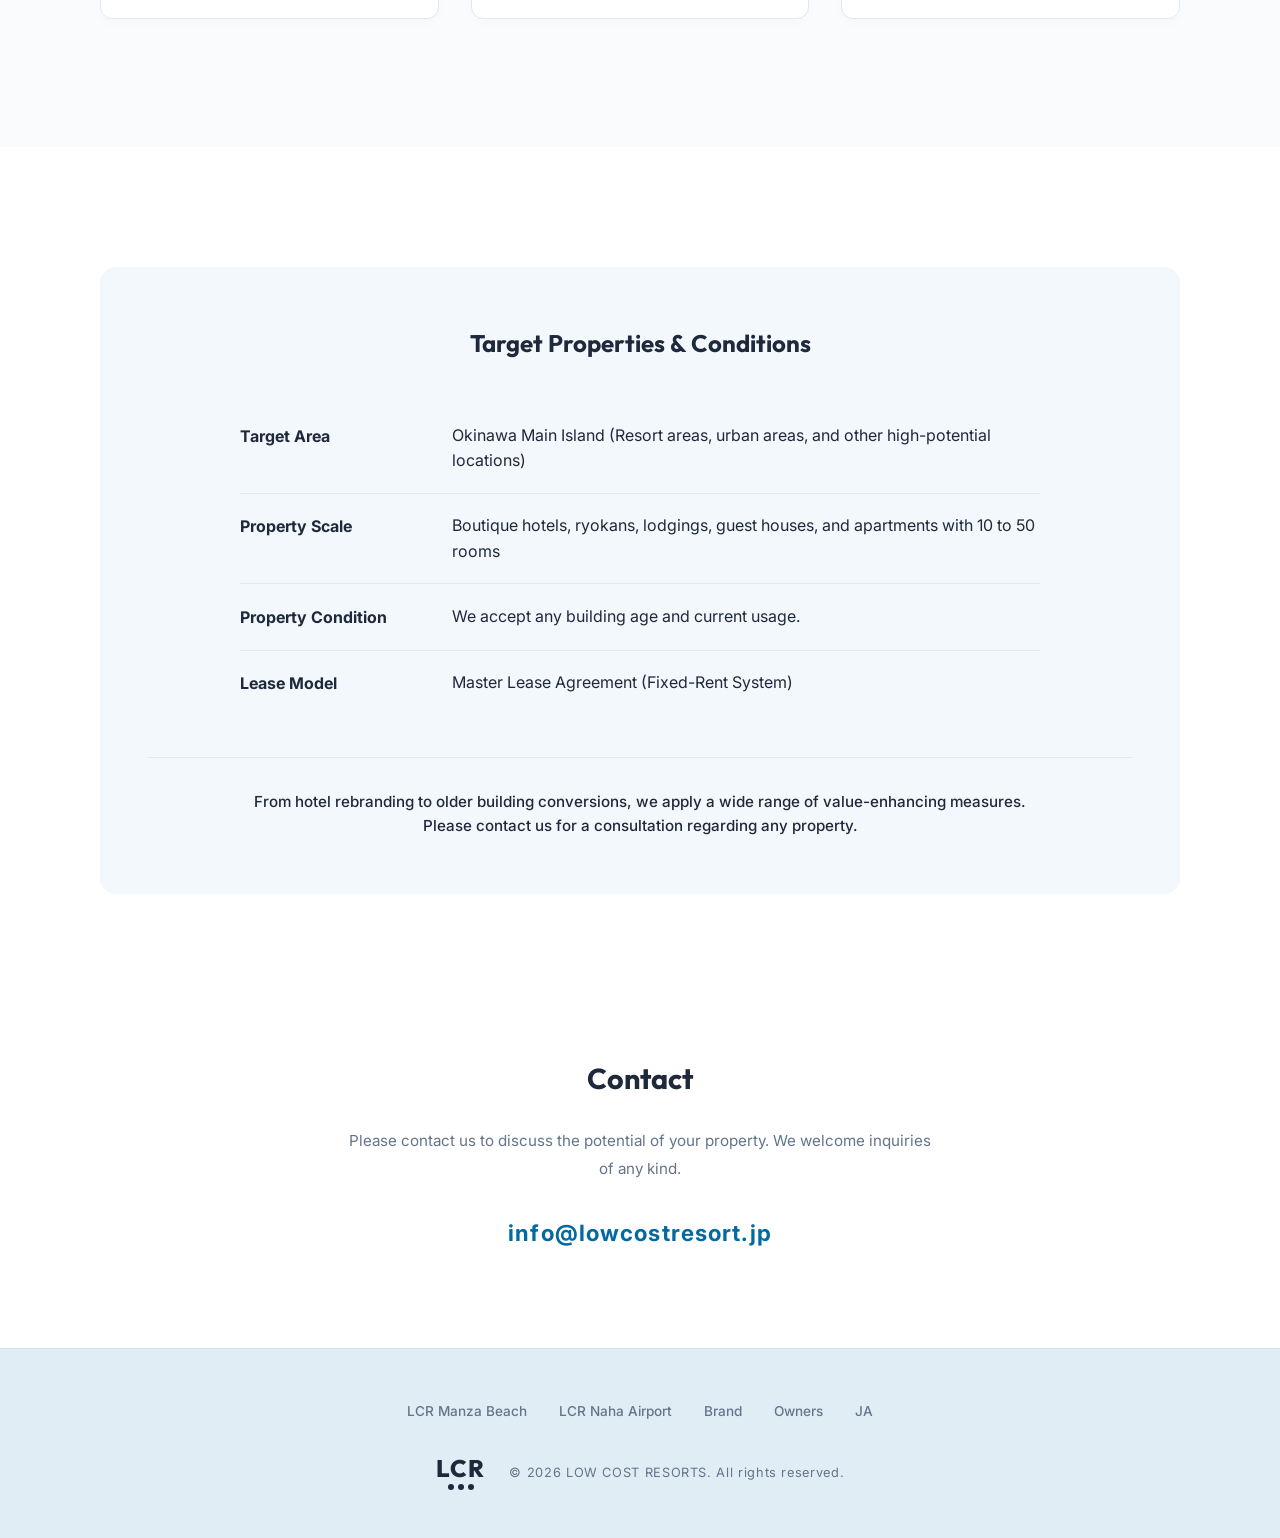
<file: owners/en.html>
<!DOCTYPE html>
<html lang="en">
<head>
    <meta charset="UTF-8">
    <meta name="viewport" content="width=device-width, initial-scale=1.0">
    <title>LOW COST RESORTS | Partnership for Property Owners & Investors</title>
    <meta name="description" content="Maximize the value and potential of small-scale hotels and lodgings. Achieve stable real estate yields with our fixed-rent master lease contracts.">
    
    <!-- OGP Meta Tags -->
    <meta property="og:title" content="LOW COST RESORTS | Partnership for Property Owners & Investors">
    <meta property="og:description" content="Maximize the value and potential of small-scale hotels and lodgings. Achieve stable real estate yields with our fixed-rent master lease contracts.">
    <meta property="og:image" content="https://www.lowcostresort.jp/owners/images/Slide01.jpg">
    <meta property="og:url" content="https://www.lowcostresort.jp/owners/en.html">
    <meta property="og:type" content="website">
    <meta property="og:site_name" content="LOW COST RESORTS">
    
    <!-- CSS Stylesheet -->
    <link rel="stylesheet" href="../style.css">
    
    <!-- Favicon Links -->
    <link rel="icon" href="../favicon.ico" type="image/x-icon">
    <link rel="icon" href="../favicon.png" type="image/png">
    <link rel="apple-touch-icon" href="../apple-touch-icon.png">
</head>
<body>

    <!-- Header / Sticky Navigation -->
    <header>
        <div class="nav-container">
            <a href="../en.html" class="logo"><img src="../assets/images/3.png" alt="Low Cost Resorts"></a>
            <button class="mobile-menu-btn" aria-label="Toggle Menu">
                <span></span>
                <span></span>
                <span></span>
            </button>
            <nav>
                <ul class="nav-menu">
                    <li><a href="../en.html" class="nav-link">Brand</a></li>
                    <li><a href="../manza/en.html" class="nav-link">LCR Manza Beach</a></li>
                    <li><a href="../naha/en.html" class="nav-link">LCR Naha Airport</a></li>
                    <li><a href="#" class="nav-link active">Owners</a></li>
                    <li><a href="index.html" class="nav-link lang-switch">JA</a></li>
                </ul>
            </nav>
        </div>
    </header>

    <main>
        <!-- Hero Section / Horizontal Slider -->
        <section class="hero-slider-section" id="hero">
            <div class="slider-wrapper">
                <div class="slide">
                    <img fetchpriority="high" decoding="async" src="images/Slide01.jpg" alt="Slide 01">
                </div>
                <div class="slide">
                    <img loading="lazy" decoding="async" src="images/Slide02.jpg" alt="Slide 02">
                </div>
                <div class="slide">
                    <img loading="lazy" decoding="async" src="images/Slide03.jpg" alt="Slide 03">
                </div>
                <div class="slide">
                    <img loading="lazy" decoding="async" src="images/Slide04.jpg" alt="Slide 04">
                </div>
                <div class="slide">
                    <img loading="lazy" decoding="async" src="images/Slide05.jpg" alt="Slide 05">
                </div>
            </div>
            
            <!-- Slideshow Arrows -->
            <button class="slider-arrow prev" aria-label="Previous Slide">&lsaquo;</button>
            <button class="slider-arrow next" aria-label="Next Slide">&rsaquo;</button>
            
            <!-- Slideshow Dots -->
            <div class="slider-dots"></div>
            
            <!-- Hero Static Text Overlay -->
            <div class="hero-overlay-content">
                <div class="hero-text-wrap fade-in-up">
                    <h1 class="hero-title">Low Cost Resorts</h1>
                    <p class="hero-subtitle">Stay Minimal, Enjoy Maximal</p>
                </div>
            </div>
        </section>

        <!-- Partners Intro Section -->
        <section class="section intro-section" style="background-color: var(--bg-white); text-align: center; padding: 5rem 1.5rem 2rem 1.5rem;">
            <div class="container fade-in-up" style="max-width: 900px; margin: 0 auto;">
                <div class="intro-pill-badge">For Property Owners & Investors</div>
                <h2 class="owners-main-title">
                    <span class="title-lead">Maximizing the Potential for Small Hotels</span><br>
                    <span class="title-main">Value-Up Partner</span>
                </h2>
                <div style="font-size: 0.95rem; color: var(--text-muted); line-height: 1.8; text-align: justify; margin-top: 2rem;">
                    <p style="margin-bottom: 1.5rem;">
                        We are more than just a hotel operator—we are your "Value-Up Partner" dedicated to enhancing property value. Low Cost Resorts is a unique boutique resort brand specifically designed for small-scale hotels and lodgings with 10 to 50 rooms.
                    </p>
                    <p>
                        Even for properties that have aged over the years, we leverage our proprietary renovation and rebirth methods to transform them into fresh, highly appealing resort destinations. We redefine space and maximize the inherent potential of your property.
                    </p>
                </div>
            </div>
        </section>

        <!-- Three Strengths Section -->
        <section class="section strengths-section" style="background-color: #fafbfd; padding: 4rem 1.5rem;">
            <div class="container" style="max-width: 1080px; margin: 0 auto; text-align: center;">
                <div class="strengths-grid">
                    <!-- Strength 1 -->
                    <div class="strength-card fade-in-up">
                        <div class="strength-tag">Strength 1</div>
                        <h3 class="strength-title">Transforming Any Property</h3>
                        <p class="strength-desc">
                            There is no need for large-scale, costly renovations. By introducing high-value features such as guest-only free lounges and shampoo bars, we convert older buildings' rustic charm into cozy comfort, rebranding them into high-rate, high-satisfaction resorts.
                        </p>
                    </div>
                    
                    <!-- Strength 2 -->
                    <div class="strength-card fade-in-up" style="transition-delay: 0.1s;">
                        <div class="strength-tag">Strength 2</div>
                        <h3 class="strength-title">Stable Fixed-Rent<br>Le System</h3>
                        <p class="strength-desc">
                            Instead of a commission-based model dependent on hotel revenue, we offer fixed-rent master leases. This transforms the property from a volatile asset into a stable, income-generating real estate product, increasing its asset valuation for investors and owners.
                        </p>
                    </div>
                    
                    <!-- Strength 3 -->
                    <div class="strength-card fade-in-up" style="transition-delay: 0.2s;">
                        <div class="strength-tag">Strength 3</div>
                        <h3 class="strength-title">Tailored Smart<br>Operations</h3>
                        <p class="strength-desc">
                            We have established an efficient operation model optimized specifically for small-scale hotels. By combining outstanding online customer acquisition with self-service features that give guests maximum freedom, we achieve high profitability and sustainable hotel management.
                        </p>
                    </div>
                </div>
            </div>
        </section>

        <!-- Target Properties Section -->
        <section class="section target-properties-section" style="background-color: var(--bg-white); padding: 4rem 1.5rem 2rem 1.5rem;">
            <div class="container" style="max-width: 1080px; margin: 0 auto;">
                <div class="target-properties-box fade-in-up">
                    <h3 class="target-properties-title">Target Properties & Conditions</h3>
                    
                    <div class="properties-list">
                        <div class="properties-item">
                            <div class="properties-key">Target Area</div>
                            <div class="properties-val">Okinawa Main Island (Resort areas, urban areas, and other high-potential locations)</div>
                        </div>
                        <div class="properties-item">
                            <div class="properties-key">Property Scale</div>
                            <div class="properties-val">Boutique hotels, ryokans, lodgings, guest houses, and apartments with 10 to 50 rooms</div>
                        </div>
                        <div class="properties-item">
                            <div class="properties-key">Property Condition</div>
                            <div class="properties-val">We accept any building age and current usage.</div>
                        </div>
                        <div class="properties-item">
                            <div class="properties-key">Lease Model</div>
                            <div class="properties-val">Master Lease Agreement (Fixed-Rent System)</div>
                        </div>
                    </div>
                    
                    <p class="properties-footer-text">
                        From hotel rebranding to older building conversions, we apply a wide range of value-enhancing measures.<br>
                        Please contact us for a consultation regarding any property.
                    </p>
                </div>
            </div>
        </section>

        <!-- Contact Section -->
        <section class="section owners-contact-section" id="contact">
            <div class="container fade-in-up" style="max-width: 800px; margin: 0 auto;">
                <h2 class="owners-contact-title">Contact</h2>
                <p class="owners-contact-text">
                    Please contact us to discuss the potential of your property. We welcome inquiries of any kind.
                </p>
                <a href="mailto:info@lowcostresort.jp" class="owners-contact-email">info@lowcostresort.jp</a>
            </div>
        </section>
    </main>

    <!-- Footer -->
    <footer>
        <ul class="footer-nav">
            <li><a href="../manza/en.html">LCR Manza Beach</a></li>
            <li><a href="../naha/en.html">LCR Naha Airport</a></li>
            <li><a href="../en.html">Brand</a></li>
            <li><a href="#" class="active">Owners</a></li>
            <li><a href="index.html" class="lang-switch">JA</a></li>
        </ul>
        <div class="footer-bottom-wrap">
            <div class="footer-logo">
                <div class="lcr-text">LCR</div>
                <div class="lcr-dots">
                    <span></span>
                    <span></span>
                    <span></span>
                </div>
            </div>
            <p class="copyright">&copy; 2026 LOW COST RESORTS. All rights reserved.</p>
        </div>
    </footer>

    <!-- JavaScript Bundle -->
    <script src="../script.js"></script>
</body>
</html>
</file>
<file: style.css>
/* 
   LOW COST RESORTS - Custom Style Sheets
   Theme: Okinawa Sky & Sea (Minimalist Premium Resort)
*/

@import url('https://fonts.googleapis.com/css2?family=Inter:wght@300;400;500;600;700&family=Noto+Sans+JP:wght@300;400;500;700&family=Outfit:wght@300;400;500;600;700;800&family=Noto+Serif+JP:wght@400;700&family=BIZ+UDPMincho&display=swap');

:root {
    --primary: #0284c7;        /* Sky Blue */
    --primary-dark: #0369a1;   /* Deep Blue */
    --text-main: #1e293b;      /* Slate 800 */
    --text-muted: #64748b;     /* Slate 500 */
    --bg-light: #f3f8fc;       /* Very Soft Blue-Gray */
    --bg-white: #ffffff;
    --border-color: #e2e8f0;
    --transition: all 0.3s cubic-bezier(0.4, 0, 0.2, 1);
    --font-heading: 'Outfit', 'Noto Sans JP', sans-serif;
    --font-body: 'Inter', 'Noto Sans JP', sans-serif;
}

/* Base resets & styles */
*, *::before, *::after {
    box-sizing: border-box;
    margin: 0;
    padding: 0;
}

html {
    scroll-behavior: smooth;
    font-size: 16px;
}

body {
    font-family: var(--font-body);
    background-color: var(--bg-white);
    color: var(--text-main);
    line-height: 1.7;
    -webkit-font-smoothing: antialiased;
    overflow-x: hidden;
}

/* Header & Navigation */
header {
    position: fixed;
    top: 0;
    left: 0;
    width: 100%;
    z-index: 1000;
    background: #ffffff;
    border-bottom: 1px solid var(--border-color);
    transition: var(--transition);
}

header.scrolled {
    background: #ffffff;
    box-shadow: 0 4px 20px rgba(0, 0, 0, 0.05);
}

.nav-container {
    max-width: 1200px;
    margin: 0 auto;
    padding: 1rem 2rem;
    display: flex;
    justify-content: space-between;
    align-items: center;
}

.logo {
    display: flex;
    align-items: center;
    text-decoration: none;
}

.logo img {
    height: 38px;
    width: auto;
    display: block;
}

.nav-menu {
    display: flex;
    list-style: none;
    gap: 2.5rem;
}

.nav-link {
    text-decoration: none;
    font-family: var(--font-heading);
    font-weight: 600;
    font-size: 0.9rem;
    color: var(--text-main);
    letter-spacing: 0.05em;
    transition: var(--transition);
    position: relative;
    padding: 0.25rem 0;
}

.nav-link::after {
    content: '';
    position: absolute;
    bottom: 0;
    left: 0;
    width: 0;
    height: 2px;
    background-color: var(--primary);
    transition: var(--transition);
}

.nav-link:hover {
    color: var(--primary);
}

.nav-link:hover::after {
    width: 100%;
}

/* Mobile Menu Toggle */
.mobile-menu-btn {
    display: none;
    background: none;
    border: none;
    cursor: pointer;
    padding: 0.5rem;
}

.mobile-menu-btn span {
    display: block;
    width: 25px;
    height: 2px;
    background-color: var(--text-main);
    margin: 5px 0;
    transition: var(--transition);
}

/* Hero Section / Horizontal Slider */
.hero-slider-section {
    position: relative;
    width: 100%;
    margin-top: 70px; /* Offset for fixed header */
    height: 45vw; /* Grander vertical height to match Fukushima travel portal layout */
    max-height: 560px; /* Capped for large screen balance */
    overflow: hidden;
    background-color: #D0E3EE;
    display: flex;
    align-items: center;
}

.slider-wrapper {
    display: flex;
    height: 100%;
    align-items: center;
    transition: transform 2s cubic-bezier(0.25, 1, 0.5, 1); /* Slower, extremely smooth drifting transition matching tif.ne.jp */
    will-change: transform;
}

.slide {
    flex: 0 0 auto;
    height: 90%;
    aspect-ratio: 16 / 9;
    position: relative;
    padding: 0 15px; /* Comfortable padding between slides */
    box-sizing: border-box;
    opacity: 0.35;
    transform: scale(0.92);
    transition: transform 2s cubic-bezier(0.25, 1, 0.5, 1), opacity 2s cubic-bezier(0.25, 1, 0.5, 1);
}

.slide.active {
    opacity: 1;
    transform: scale(1);
}

.slide img {
    width: 100%;
    height: 100%;
    object-fit: cover;
    object-position: center;
    user-select: none;
    -webkit-user-drag: none;
    border-radius: 8px;
    box-shadow: 0 10px 30px rgba(0, 0, 0, 0.08);
}

/* Slider Controls */
.slider-arrow {
    position: absolute;
    top: 50%;
    transform: translateY(-50%);
    width: 50px;
    height: 50px;
    border-radius: 50%;
    background: rgba(255, 255, 255, 0.25);
    backdrop-filter: blur(8px);
    -webkit-backdrop-filter: blur(8px);
    border: 1px solid rgba(255, 255, 255, 0.4);
    color: var(--text-main);
    font-size: 1.5rem;
    display: flex;
    justify-content: center;
    align-items: center;
    cursor: pointer;
    z-index: 10;
    transition: var(--transition);
    opacity: 0;
}

.hero-slider-section:hover .slider-arrow {
    opacity: 1;
}

.slider-arrow:hover {
    background: rgba(255, 255, 255, 0.8);
    color: var(--primary-dark);
    box-shadow: 0 4px 15px rgba(0, 0, 0, 0.1);
}

.slider-arrow.prev {
    left: 20px;
}

.slider-arrow.next {
    right: 20px;
}

.slider-dots {
    position: absolute;
    bottom: 25px;
    left: 50%;
    transform: translateX(-50%);
    display: flex;
    gap: 0.75rem;
    z-index: 10;
}

.dot {
    width: 10px;
    height: 10px;
    border-radius: 50%;
    background: rgba(255, 255, 255, 0.4);
    cursor: pointer;
    transition: var(--transition);
    border: 1px solid rgba(0, 0, 0, 0.1);
}

.dot.active {
    background: var(--bg-white);
    transform: scale(1.2);
    box-shadow: 0 0 10px rgba(0, 0, 0, 0.2);
}

/* Sections General Layout */
.section {
    padding: 6.5rem 2rem;
    position: relative;
}

.container {
    max-width: 1100px;
    margin: 0 auto;
}

/* Concept & About Sections */
.concept-about-container {
    background-color: var(--bg-white);
    padding-bottom: 2rem;
}

.row-item {
    display: grid;
    grid-template-columns: 1fr 1fr;
    gap: 4rem;
    align-items: center;
    margin-bottom: 6rem;
}

.row-item:last-child {
    margin-bottom: 0;
}

.row-image-container {
    border-radius: 20px;
    overflow: hidden;
    box-shadow: 0 15px 45px -15px rgba(2, 132, 199, 0.15);
    aspect-ratio: 4 / 3;
    transition: var(--transition);
    position: relative;
}

.row-image-container img {
    width: 100%;
    height: 100%;
    object-fit: cover;
    transition: transform 0.8s cubic-bezier(0.25, 1, 0.5, 1);
}

.row-item:hover .row-image-container img {
    transform: scale(1.04);
}

.row-content-container {
    padding-right: 1.5rem;
}

.row-subtitle {
    font-size: 0.85rem;
    font-weight: 500;
    color: var(--primary);
    text-transform: uppercase;
    letter-spacing: 0.15em;
    margin-bottom: 0.75rem;
    display: inline-block;
}

.row-title {
    font-family: var(--font-heading);
    font-size: 2.2rem;
    font-weight: 700;
    color: var(--text-main);
    line-height: 1.3;
    margin-bottom: 1.75rem;
    letter-spacing: -0.02em;
}

.row-desc {
    color: var(--text-muted);
    font-size: 1.05rem;
    line-height: 1.85;
    font-weight: 400;
    text-align: justify;
}

/* Location Section */
.location-section {
    background-color: var(--bg-light);
    border-top: 1px solid var(--border-color);
}

.location-header {
    text-align: center;
    margin-bottom: 4.5rem;
}

.location-section-title {
    font-family: var(--font-heading);
    font-size: 2.5rem;
    font-weight: 800;
    letter-spacing: 0.05em;
    color: var(--text-main);
    margin-bottom: 0.75rem;
}

.location-section-subtitle {
    font-size: 1.1rem;
    color: var(--text-muted);
    font-weight: 500;
}

.location-grid {
    display: grid;
    grid-template-columns: 1fr 1fr;
    gap: 3rem;
}

.location-card {
    background: var(--bg-white);
    border-radius: 20px;
    overflow: hidden;
    box-shadow: 0 4px 30px rgba(0, 0, 0, 0.03);
    transition: var(--transition);
    border: 1px solid rgba(2, 132, 199, 0.05);
}

.location-card:hover {
    transform: translateY(-8px);
    box-shadow: 0 20px 40px rgba(2, 132, 199, 0.08);
}

.card-image-wrap {
    width: 100%;
    aspect-ratio: 16 / 10;
    overflow: hidden;
    position: relative;
}

.card-image-wrap img {
    width: 100%;
    height: 100%;
    object-fit: cover;
    transition: transform 0.8s cubic-bezier(0.25, 1, 0.5, 1);
}

.location-card:hover .card-image-wrap img {
    transform: scale(1.05);
}

.card-body {
    padding: 2.5rem;
}

.card-title {
    font-family: var(--font-heading);
    font-size: 1.45rem;
    font-weight: 700;
    color: var(--text-main);
    margin-bottom: 1rem;
    letter-spacing: 0.02em;
    display: flex;
    justify-content: space-between;
    align-items: center;
}

.card-title a {
    color: inherit;
    text-decoration: none;
    transition: var(--transition);
}

.card-title a:hover {
    color: var(--primary);
}

.card-subtitle {
    font-size: 0.95rem;
    font-weight: 700;
    color: var(--primary);
    margin-bottom: 1rem;
}

.card-desc {
    color: var(--text-muted);
    font-size: 0.95rem;
    line-height: 1.8;
    text-align: justify;
}

/* Footer Section */
footer {
    background-color: #e1edf5;
    padding: 3rem 2rem;
    text-align: center;
    border-top: 1px solid rgba(2, 132, 199, 0.1);
}

.footer-bottom-wrap {
    display: flex;
    align-items: center;
    justify-content: center;
    gap: 1.5rem;
    flex-wrap: wrap;
}

.footer-logo {
    display: inline-flex;
    flex-direction: column;
    align-items: center;
    justify-content: center;
}

.lcr-text {
    font-family: var(--font-heading);
    font-weight: 800;
    font-size: 1.5rem;
    line-height: 1;
    letter-spacing: 0.05em;
    color: var(--text-main);
}

.lcr-dots {
    display: flex;
    gap: 4px;
    margin-top: 4px;
}

.lcr-dots span {
    width: 6px;
    height: 6px;
    background-color: var(--text-main);
    border-radius: 50%;
}

.footer-nav {
    display: flex;
    justify-content: center;
    gap: 2rem;
    margin-bottom: 2rem;
    list-style: none;
}

.footer-nav a {
    text-decoration: none;
    font-size: 0.85rem;
    font-weight: 500;
    color: var(--text-muted);
    transition: var(--transition);
}

.footer-nav a:hover {
    color: var(--primary);
}

.copyright {
    font-size: 0.8rem;
    color: var(--text-muted);
    letter-spacing: 0.05em;
}

/* Scroll Animations using JS + CSS classes */
.fade-in-up {
    opacity: 0;
    transform: translateY(30px);
    transition: opacity 0.8s ease, transform 0.8s cubic-bezier(0.25, 1, 0.5, 1);
}

.fade-in-up.appear {
    opacity: 1;
    transform: translateY(0);
}

/* Responsive adjustments */
@media (max-width: 992px) {
    .row-item {
        gap: 2.5rem;
    }
    
    .row-title {
        font-size: 1.8rem;
    }
}

@media (max-width: 768px) {
    header {
        padding: 0.5rem 0;
    }
    
    .nav-container {
        padding: 0.75rem 1.5rem;
    }
    
    .nav-menu {
        position: fixed;
        top: 70px;
        left: 0;
        width: 100%;
        height: 0;
        overflow: hidden;
        background: rgba(255, 255, 255, 0.98);
        backdrop-filter: blur(10px);
        flex-direction: column;
        align-items: center;
        gap: 1.5rem;
        padding: 0;
        transition: height 0.4s cubic-bezier(0.4, 0, 0.2, 1);
        border-bottom: 0px solid var(--border-color);
        box-shadow: 0 10px 20px rgba(0,0,0,0.05);
    }
    
    .nav-menu.open {
        height: calc(100vh - 70px);
        padding: 3rem 0;
        border-bottom: 1px solid var(--border-color);
    }
    
    .mobile-menu-btn {
        display: block;
    }
    
    .mobile-menu-btn.open span:nth-child(1) {
        transform: translateY(7px) rotate(45deg);
    }
    
    .mobile-menu-btn.open span:nth-child(2) {
        opacity: 0;
    }
    
    .mobile-menu-btn.open span:nth-child(3) {
        transform: translateY(-7px) rotate(-45deg);
    }
    
    .hero-slider-section {
        margin-top: 70px;
        height: 56.25vw; /* Exactly 16:9 ratio on mobile/tablet to keep slides full-screen aspect */
        max-height: 400px;
        min-height: auto;
    }
    
    .slide {
        width: 100vw;
        height: 100%;
        padding: 0;
        opacity: 0.35;
        transform: scale(1);
        aspect-ratio: auto;
    }
    
    .section {
        padding: 4rem 1.5rem;
    }
    
    .row-item {
        grid-template-columns: 1fr;
        gap: 2rem;
        margin-bottom: 4rem;
    }
    
    .row-content-container {
        padding-right: 0;
    }
    
    .location-grid {
        grid-template-columns: 1fr;
        gap: 2rem;
    }
    
    .card-body {
        padding: 1.75rem;
    }
}

/* Booking Buttons Component */
.booking-btn {
    display: inline-flex;
    align-items: center;
    justify-content: center;
    padding: 0.8rem 2.5rem;
    font-family: var(--font-heading);
    font-size: 0.95rem;
    font-weight: 700;
    color: var(--text-main);
    border: 2px solid var(--text-main);
    border-radius: 50px;
    background: transparent;
    text-decoration: none;
    transition: var(--transition);
    min-width: 200px;
    box-sizing: border-box;
}

.booking-btn:hover {
    background: var(--text-main);
    color: var(--bg-white);
    transform: translateY(-2px);
    box-shadow: 0 4px 12px rgba(15, 23, 42, 0.15);
}

/* Booking Card specific styling (used in Naha Airport page) */
.booking-card {
    position: relative;
    overflow: hidden;
}

.booking-card::before {
    content: "";
    position: absolute;
    top: 0;
    left: 0;
    width: 100%;
    height: 100%;
    background-color: rgba(15, 23, 42, 0.4); /* Soft dark overlay for perfect text readability */
    z-index: 1;
}

.booking-card > * {
    position: relative;
    z-index: 2;
}

.booking-card .booking-btn {
    color: #ffffff;
    border-color: #ffffff;
}

.booking-card .booking-btn:hover {
    background: #ffffff;
    color: var(--text-main);
    box-shadow: 0 4px 15px rgba(255, 255, 255, 0.3);
}

/* Intermediate tablet sizing to match Fukushima travel portal layout (under 959px) */
@media (min-width: 769px) and (max-width: 959px) {
    .hero-slider-section {
        height: 56.25vw;
        max-height: 400px;
    }
    .slide {
        width: 100vw;
        height: 100%;
        padding: 0;
        opacity: 0.35;
        transform: scale(1);
        aspect-ratio: auto;
    }
}

/* ==========================================================================
   Property Owners / Investors Page Specific Styles
   ========================================================================== */

.intro-pill-badge {
    display: inline-block;
    background-color: var(--primary);
    color: #ffffff;
    font-size: 0.9rem;
    font-weight: 700;
    padding: 0.5rem 1.5rem;
    border-radius: 50px;
    margin-bottom: 1.5rem;
    letter-spacing: 0.05em;
}

.owners-main-title {
    color: var(--text-main);
    margin-bottom: 2rem;
    line-height: 1.4;
}

.owners-main-title .title-lead {
    display: inline-block;
    font-size: 1.15rem;
    font-weight: 700;
    letter-spacing: 0.03em;
    color: var(--text-main);
}

.owners-main-title .title-main {
    display: inline-block;
    font-size: 1.5rem;
    font-weight: 700;
    letter-spacing: 0.12em;
    color: var(--text-main);
    margin-top: 0.6rem;
}

@media (min-width: 769px) {
    .owners-main-title {
        margin-bottom: 2.5rem;
    }

    .owners-main-title .title-lead {
        font-size: 1.85rem;
        letter-spacing: 0.05em;
    }

    .owners-main-title .title-main {
        font-size: 2.5rem;
        letter-spacing: 0.18em;
        margin-top: 0.8rem;
    }
}

.strengths-grid {
    display: grid;
    grid-template-columns: 1fr;
    gap: 2rem;
    margin-top: 3.5rem;
    margin-bottom: 4rem;
}

@media (min-width: 769px) {
    .strengths-grid {
        grid-template-columns: repeat(3, 1fr);
    }
}

.strength-card {
    background: var(--bg-white);
    border: 1px solid var(--border-color);
    border-radius: 12px;
    padding: 2.5rem 2rem;
    transition: var(--transition);
    display: flex;
    flex-direction: column;
    align-items: flex-start;
    text-align: left;
    box-shadow: 0 4px 12px rgba(15, 23, 42, 0.02);
}

.strength-card:hover {
    transform: translateY(-5px);
    box-shadow: 0 12px 30px rgba(2, 132, 199, 0.08);
    border-color: rgba(2, 132, 199, 0.2);
}

.strength-tag {
    background-color: rgba(2, 132, 199, 0.1);
    color: var(--primary-dark);
    font-size: 0.8rem;
    font-weight: 700;
    padding: 0.4rem 1.2rem;
    border-radius: 50px;
    margin-bottom: 1.5rem;
}

.strength-title {
    font-family: var(--font-heading);
    font-size: 1.25rem;
    font-weight: 700;
    color: var(--text-main);
    margin-bottom: 1rem;
    line-height: 1.4;
}

.strength-desc {
    font-size: 0.9rem;
    color: var(--text-muted);
    line-height: 1.7;
    text-align: justify;
}

.target-properties-box {
    background-color: var(--bg-light);
    border-radius: 16px;
    padding: 3rem 2rem;
    margin-top: 3.5rem;
    margin-bottom: 4rem;
    box-shadow: inset 0 2px 4px rgba(0, 0, 0, 0.01);
}

@media (min-width: 769px) {
    .target-properties-box {
        padding: 3.5rem 3rem;
    }
}

.target-properties-title {
    font-family: var(--font-heading);
    font-size: 1.5rem;
    font-weight: 700;
    color: var(--text-main);
    text-align: center;
    margin-bottom: 2.5rem;
}

.properties-list {
    max-width: 800px;
    margin: 0 auto;
}

.properties-item {
    display: grid;
    grid-template-columns: 1fr;
    padding: 1.2rem 0;
    border-bottom: 1px solid var(--border-color);
    gap: 0.5rem;
}

@media (min-width: 769px) {
    .properties-item {
        grid-template-columns: 180px 1fr;
        gap: 2rem;
    }
}

.properties-item:last-child {
    border-bottom: none;
}

.properties-key {
    font-weight: 700;
    color: var(--text-main);
    font-size: 1rem;
}

.properties-val {
    color: var(--text-main);
    font-size: 1rem;
    line-height: 1.6;
}

.properties-footer-text {
    text-align: center;
    margin-top: 2.5rem;
    font-weight: 500;
    font-size: 0.95rem;
    color: var(--text-main);
    line-height: 1.6;
    border-top: 1px solid var(--border-color);
    padding-top: 2rem;
}

.owners-contact-section {
    text-align: center;
    padding: 4rem 1.5rem 6rem 1.5rem;
    background-color: var(--bg-white);
}

.owners-contact-title {
    font-family: var(--font-heading);
    font-size: 1.8rem;
    font-weight: 700;
    color: var(--text-main);
    margin-bottom: 1.5rem;
}

.owners-contact-text {
    font-size: 0.95rem;
    color: var(--text-muted);
    line-height: 1.8;
    max-width: 600px;
    margin: 0 auto 2rem auto;
}

.owners-contact-email {
    font-size: 1.4rem;
    font-weight: 700;
    color: var(--primary-dark);
    letter-spacing: 0.05em;
    text-decoration: none;
    transition: var(--transition);
}

.owners-contact-email:hover {
    color: var(--primary);
}
</file>
